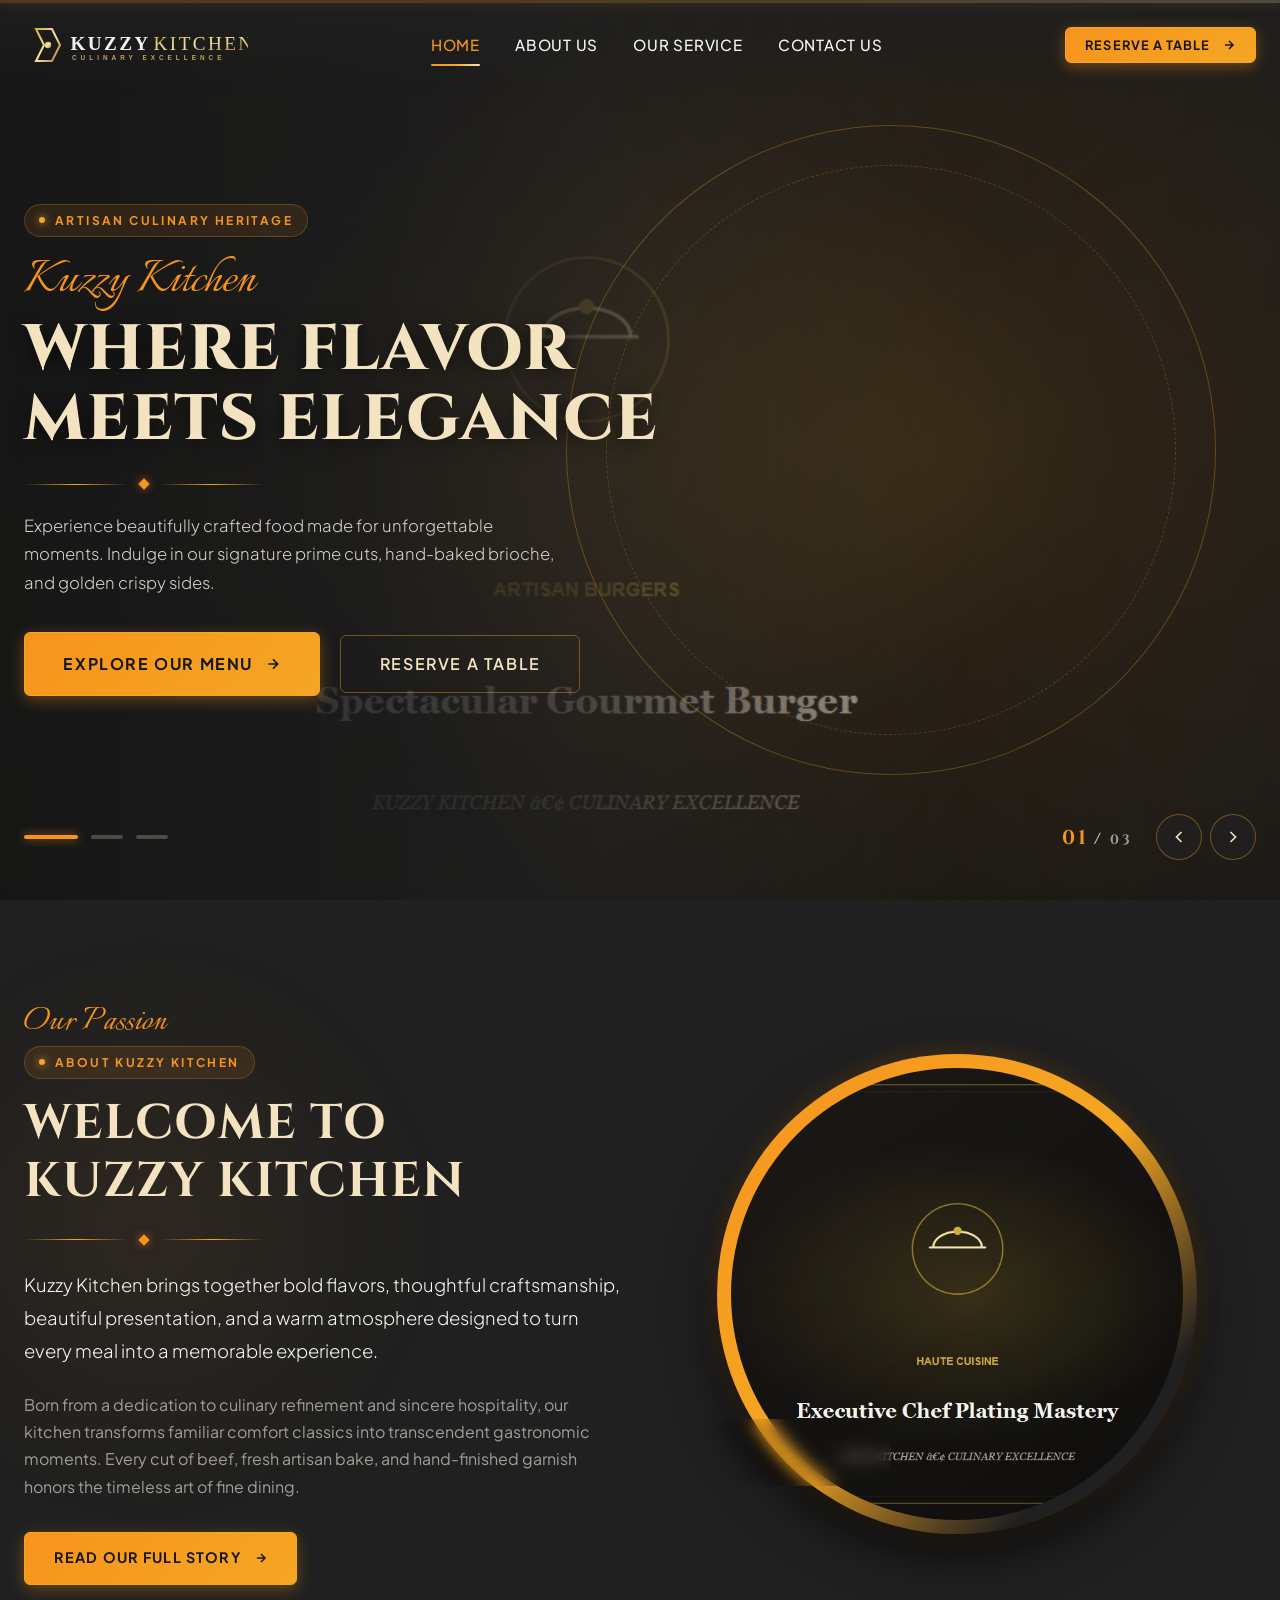
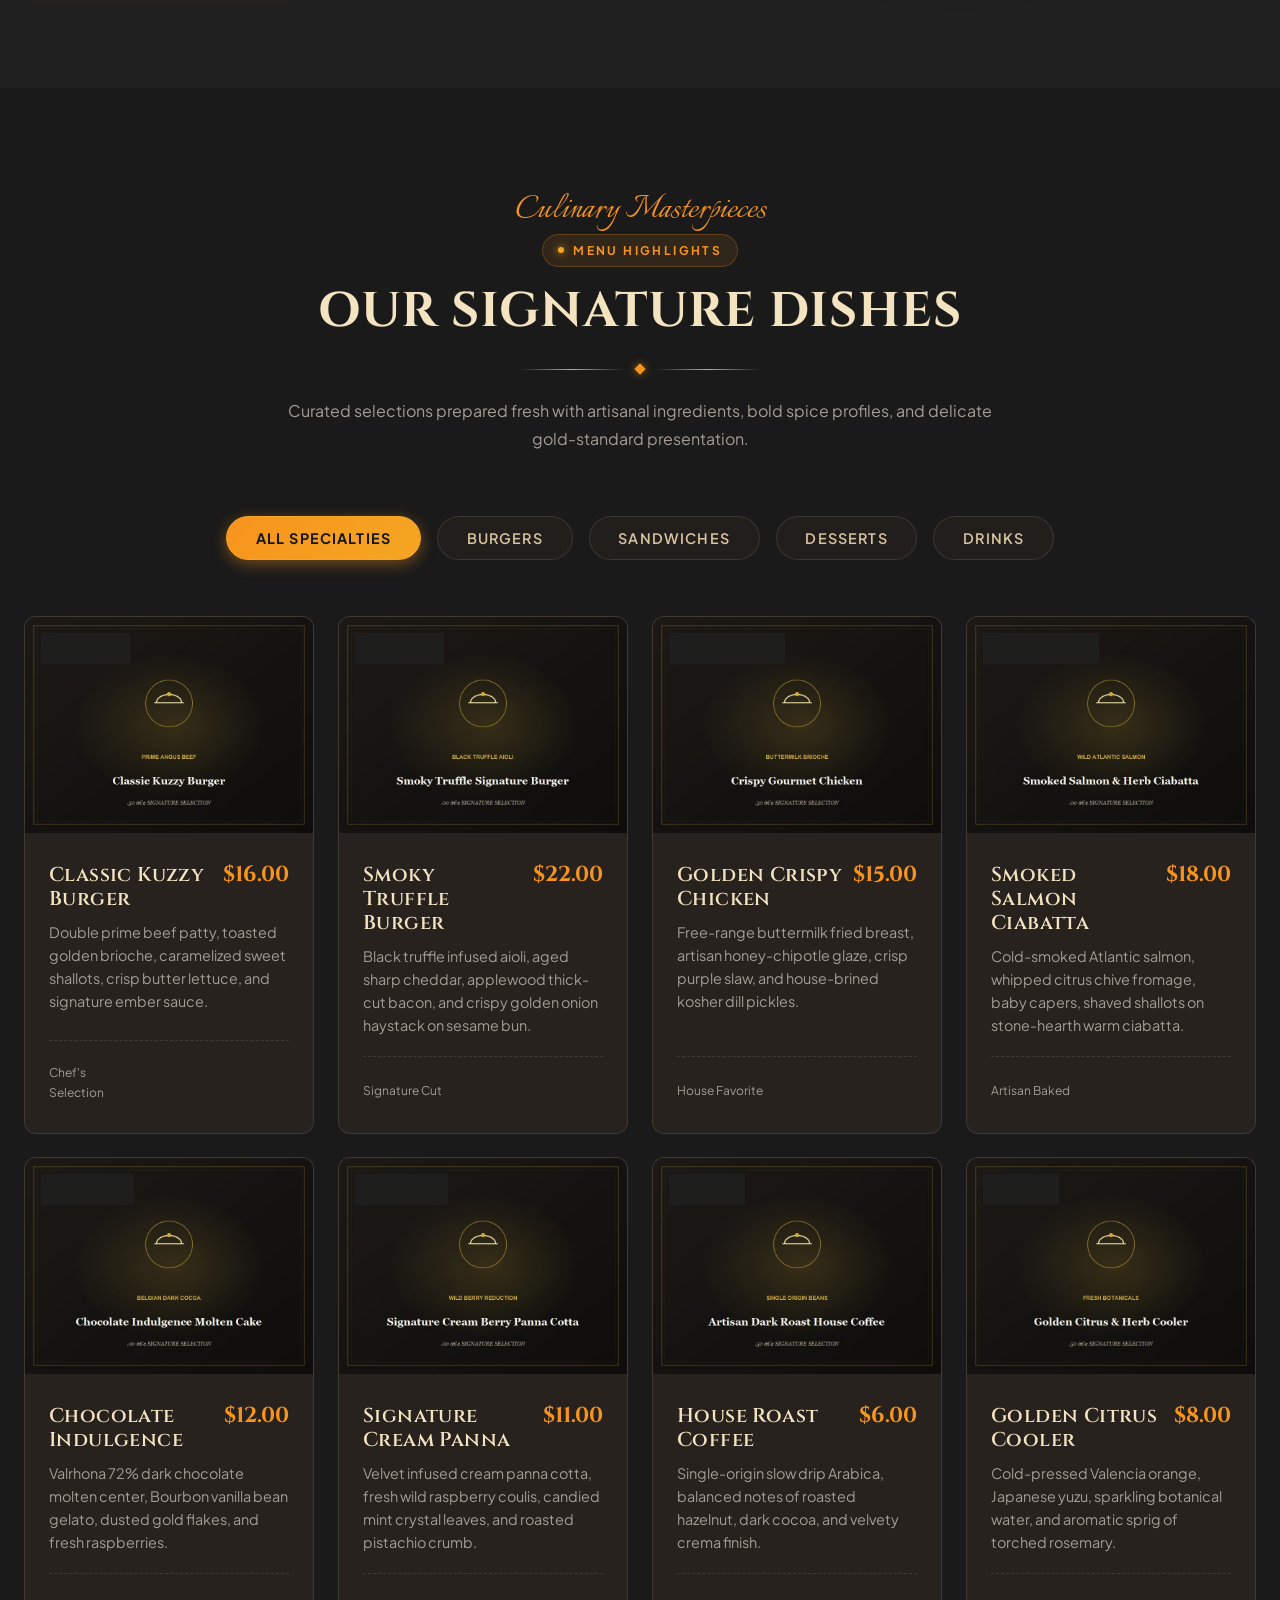
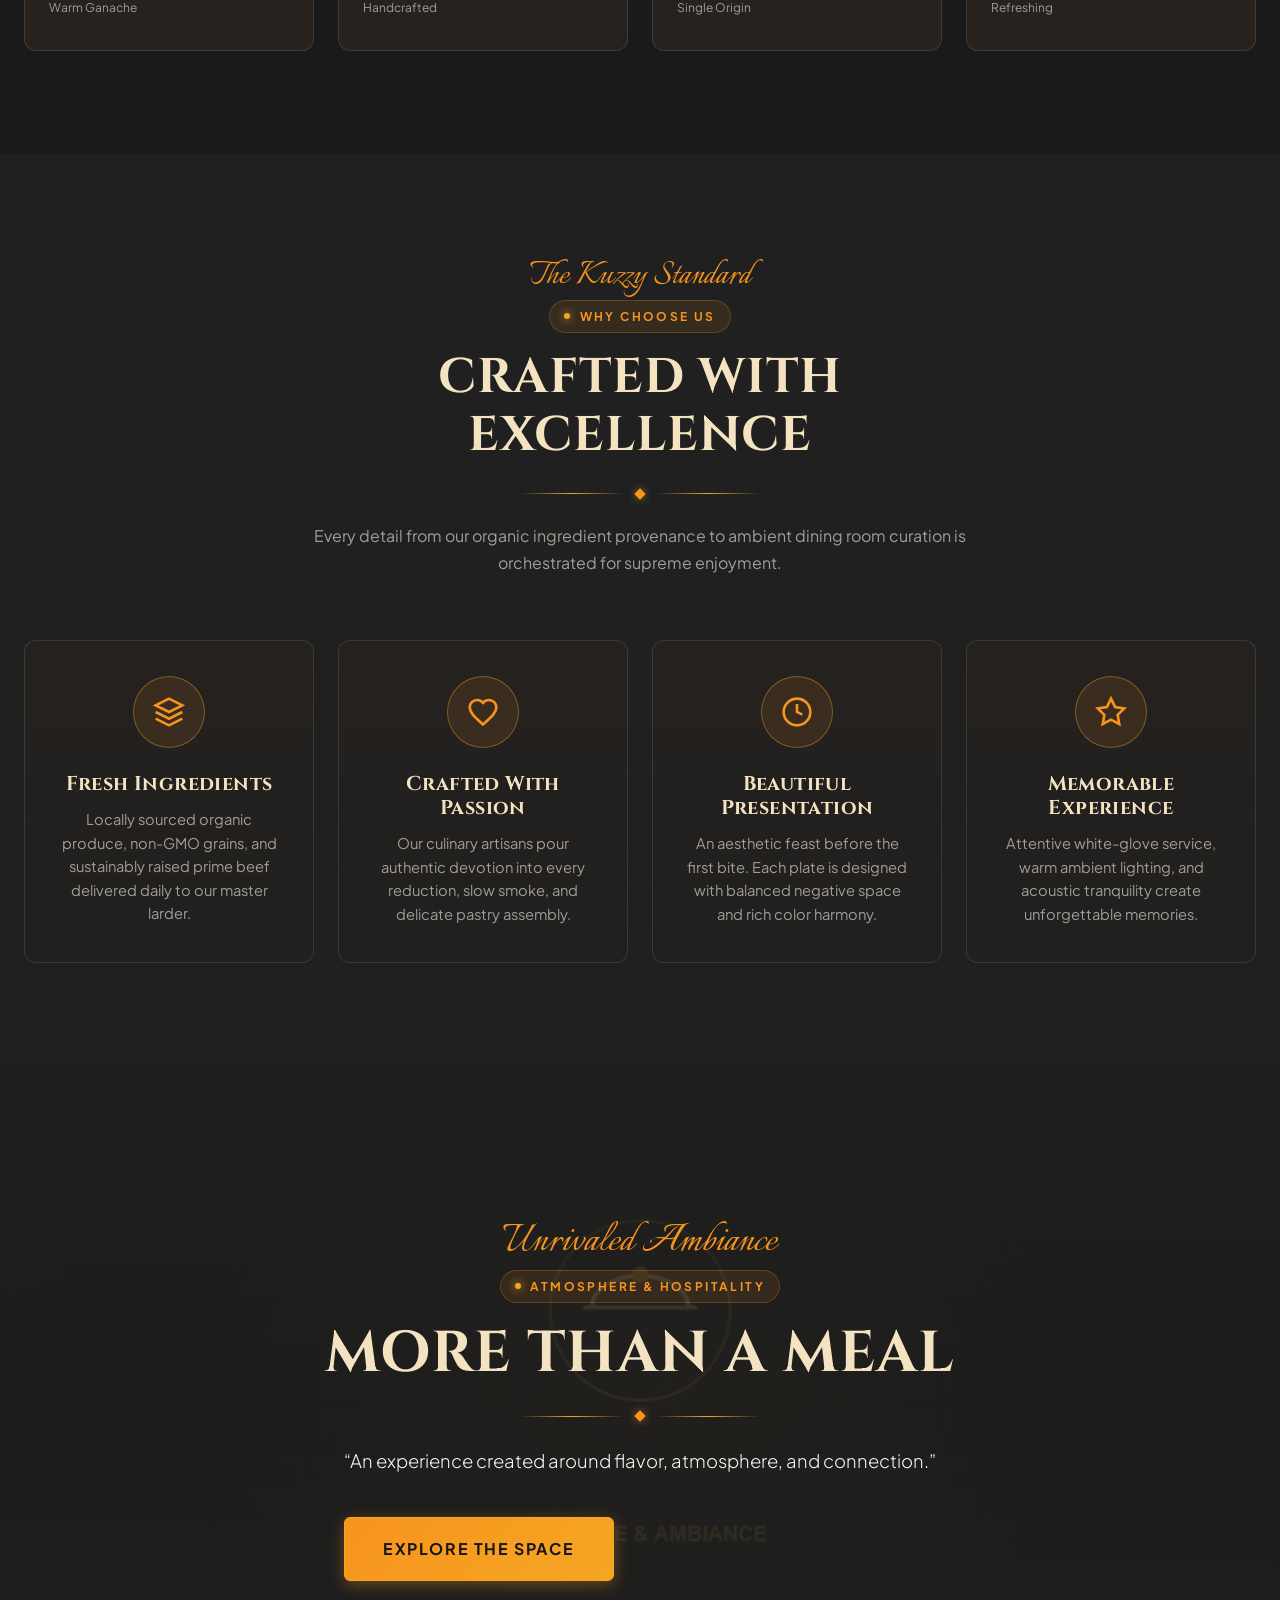
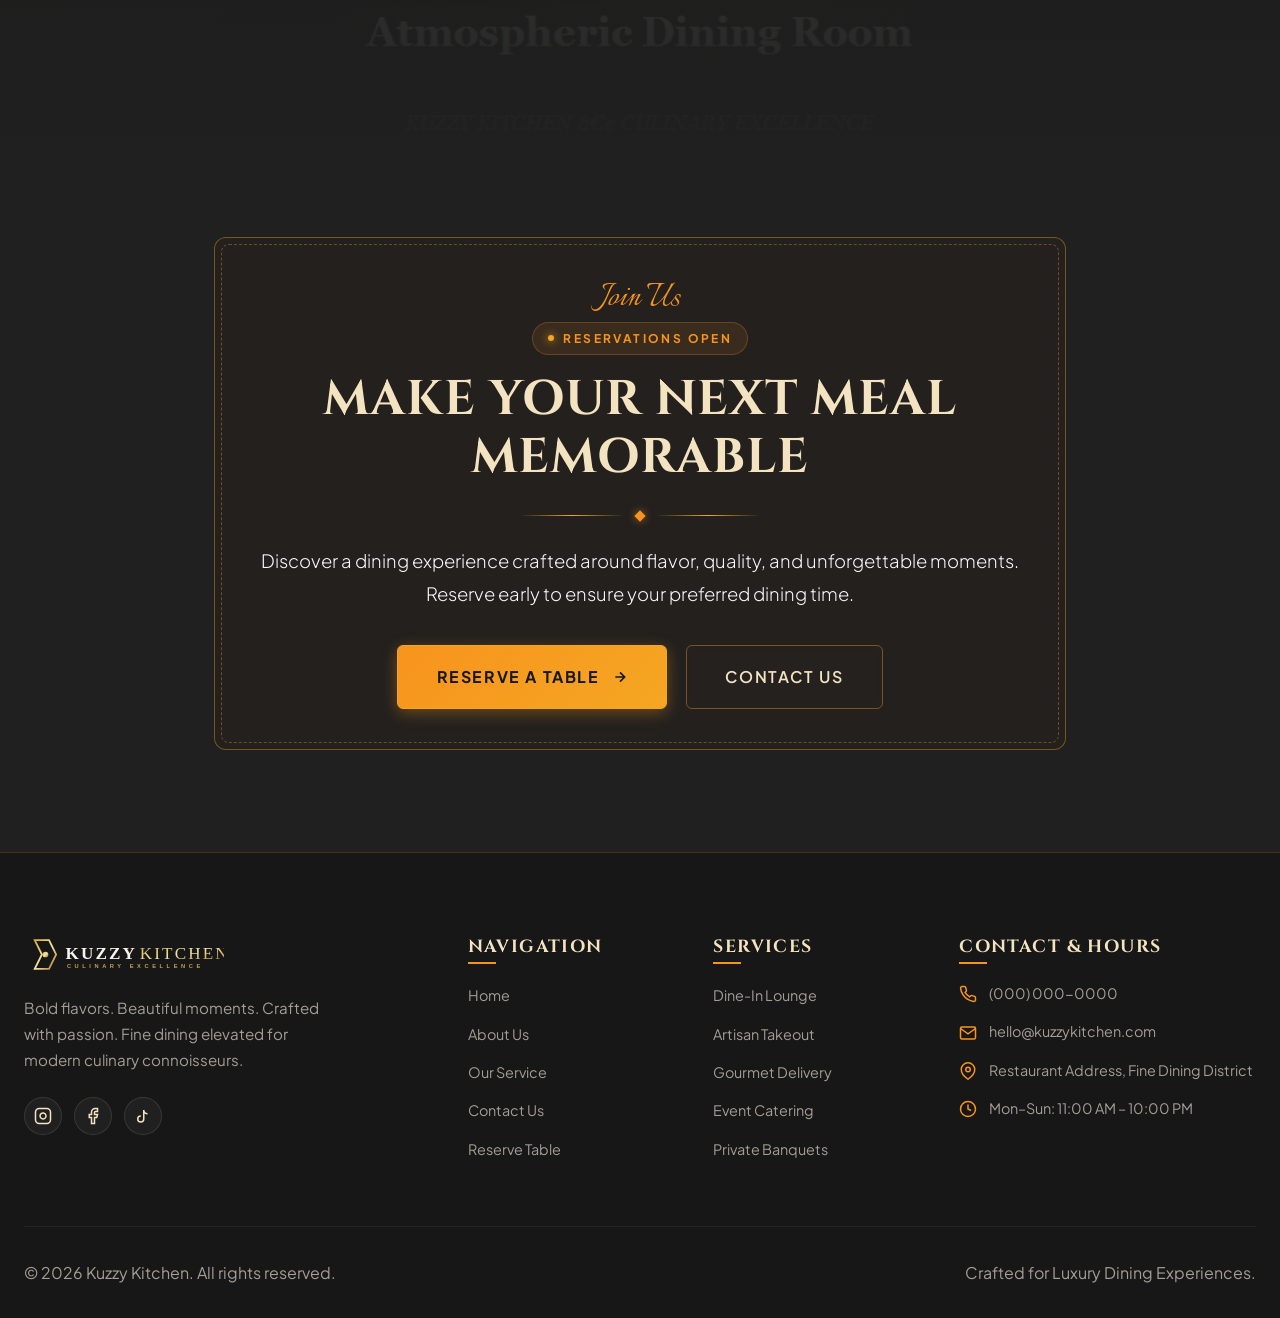
<file: index.html>
<!DOCTYPE html>
<html lang="en">
<head>
  <meta charset="UTF-8">
  <meta name="viewport" content="width=device-width, initial-scale=1.0">
  <title>Kuzzy Kitchen | Where Flavor Meets Elegance</title>
  <meta name="description" content="Experience high-end dining at Kuzzy Kitchen. Bold flavors, thoughtful craftsmanship, luxury ambiance, and artisanal culinary creations in every bite.">
  
  <!-- Favicon -->
  <link rel="icon" type="image/svg+xml" href="assets/images/logo/logo-compact.svg">
  
  <!-- DNS Prefetch -->
  <link rel="dns-prefetch" href="https://fonts.googleapis.com">
  <link rel="dns-prefetch" href="https://fonts.gstatic.com">
  <!-- Google Fonts -->
  <link rel="preconnect" href="https://fonts.googleapis.com">
  <link rel="preconnect" href="https://fonts.gstatic.com" crossorigin>
  <link href="https://fonts.googleapis.com/css2?family=Cinzel:wght@400;500;600;700;800;900&family=Cormorant+Garamond:ital,wght@0,400;0,600;0,700;1,400;1,600&family=Italianno&family=Plus+Jakarta+Sans:wght@300;400;500;600;700&display=swap" rel="stylesheet">
  
  <!-- Stylesheets -->
  <link rel="stylesheet" href="css/main.css?v=1790041896573">
  <link rel="stylesheet" href="css/components.css?v=1790041896573">
  <link rel="stylesheet" href="css/slider.css?v=1790041896573">
  <link rel="stylesheet" href="css/pages.css?v=1790041896573">
</head>
<body>

  <!-- ==========================================================================
       1. STICKY LUXURY HEADER
       ========================================================================== -->
  <header class="site-header">
    <div class="header-container">
      <!-- Brand Logo -->
      <a href="index.html" class="site-logo" aria-label="Kuzzy Kitchen Home">
        <img decoding="async" src="assets/images/logo/logo-full.svg?v=1790041896573" alt="Kuzzy Kitchen Logo" width="220" height="55">
      </a>

      <!-- Desktop Navigation -->
      <nav class="desktop-nav" aria-label="Main Navigation">
        <a href="index.html" class="nav-link active">Home</a>
        <a href="about.html" class="nav-link">About Us</a>
        <a href="services.html" class="nav-link">Our Service</a>
        <a href="contact.html" class="nav-link">Contact Us</a>
      </nav>

      <!-- Header CTA & Mobile Toggle -->
      <div class="header-actions">
        <button type="button" class="btn btn-primary btn-sm js-open-reservation" aria-label="Open Table Reservation Form">
          <span>Reserve a Table</span>
          <span class="btn-icon-right">
            <svg width="14" height="14" viewBox="0 0 24 24" fill="none" stroke="currentColor" stroke-width="2.5"><path d="M5 12h14M12 5l7 7-7 7"/></svg>
          </span>
        </button>

        <button type="button" class="mobile-nav-toggle" aria-label="Toggle Navigation Menu" aria-expanded="false">
          <span></span>
          <span></span>
          <span></span>
        </button>
      </div>
    </div>
  </header>

  <!-- Mobile Drawer Menu -->
  <div class="mobile-nav-overlay" aria-hidden="true"></div>
  <aside class="mobile-nav-drawer" aria-label="Mobile Navigation">
    <div class="mobile-nav-header">
      <img decoding="async" src="assets/images/logo/logo-full.svg?v=1790041896573" alt="Kuzzy Kitchen" width="180">
    </div>
    <nav class="mobile-nav-links">
      <a href="index.html" class="mobile-nav-link active">Home <span>→</span></a>
      <a href="about.html" class="mobile-nav-link">About Us <span>→</span></a>
      <a href="services.html" class="mobile-nav-link">Our Service <span>→</span></a>
      <a href="contact.html" class="mobile-nav-link">Contact Us <span>→</span></a>
    </nav>
    <div class="mobile-nav-footer">
      <div class="mobile-nav-info">
        <p><strong>Hours:</strong> Mon–Sun: 11:00 AM – 10:00 PM</p>
        <p><strong>Inquiries:</strong> hello@kuzzykitchen.com</p>
      </div>
      <button type="button" class="btn btn-primary btn-full js-open-reservation" style="width: 100%;">Reserve a Table</button>
    </div>
  </aside>

  <!-- ==========================================================================
       2. CINEMATIC HERO SLIDER SECTION (Slider Revolution Inspired)
       ========================================================================== -->
  <section class="hero-slider-section" aria-label="Featured Highlights Carousel">
    <div class="slider-progress-container">
      <div class="slider-progress-bar"></div>
    </div>

    <div class="slider-container">
      
      <!-- SLIDE 1: Gourmet Burger & Crispy Golden Fries -->
      <div class="slide is-active" data-index="0">
        <div class="slide-bg-layer">
          <img decoding="async" src="assets/images/hero/hero-gourmet-burger.jpg?v=1790041896573" alt="Spectacular Gourmet Burger with Crispy Golden Fries" class="slide-bg-img">
        </div>
        <div class="slide-overlay"></div>
        <div class="slide-overlay-radial"></div>

        <div class="slide-decor-rings" aria-hidden="true">
          <div class="decor-ring-outer"></div>
          <div class="decor-ring-inner"></div>
        </div>

        <div class="slide-content-wrapper">
          <div class="slide-content">
            <span class="eyebrow-badge slide-badge">Artisan Culinary Heritage</span>
            <span class="slide-title-script">Kuzzy Kitchen</span>
            <h1 class="slide-title-main">Where Flavor<br>Meets Elegance</h1>
            
            <div class="gold-decor-line align-left slide-decor-line">
              <div class="diamond"></div>
            </div>

            <p class="slide-description">
              Experience beautifully crafted food made for unforgettable moments. Indulge in our signature prime cuts, hand-baked brioche, and golden crispy sides.
            </p>

            <div class="slide-btn-group">
              <a href="#signature-dishes" class="btn btn-primary btn-lg">
                <span>Explore Our Menu</span>
                <span class="btn-icon-right">
                  <svg width="16" height="16" viewBox="0 0 24 24" fill="none" stroke="currentColor" stroke-width="2.5"><path d="M5 12h14M12 5l7 7-7 7"/></svg>
                </span>
              </a>
              <button type="button" class="btn btn-secondary btn-lg js-open-reservation">
                <span>Reserve a Table</span>
              </button>
            </div>
          </div>
        </div>
      </div>

      <!-- SLIDE 2: Premium Gourmet Sandwich -->
      <div class="slide" data-index="1">
        <div class="slide-bg-layer">
          <img decoding="async" src="assets/images/hero/hero-gourmet-sandwich.jpg?v=1790041896573" alt="Artisan Gourmet Sandwich on Dark Rustic Board" class="slide-bg-img">
        </div>
        <div class="slide-overlay"></div>
        <div class="slide-overlay-radial"></div>

        <div class="slide-decor-rings" aria-hidden="true">
          <div class="decor-ring-outer"></div>
          <div class="decor-ring-inner"></div>
        </div>

        <div class="slide-content-wrapper">
          <div class="slide-content">
            <span class="eyebrow-badge slide-badge">Handcrafted Daily</span>
            <span class="slide-title-script">Crafted With Passion</span>
            <h1 class="slide-title-main">Every Bite<br>Tells A Story</h1>
            
            <div class="gold-decor-line align-left slide-decor-line">
              <div class="diamond"></div>
            </div>

            <p class="slide-description">
              From toasted rustic sourdough to house-cured deli cuts and artisanal garden dressings, savor lunch and dinner elevated to an art form.
            </p>

            <div class="slide-btn-group">
              <a href="services.html" class="btn btn-primary btn-lg">
                <span>Discover Our Service</span>
                <span class="btn-icon-right">
                  <svg width="16" height="16" viewBox="0 0 24 24" fill="none" stroke="currentColor" stroke-width="2.5"><path d="M5 12h14M12 5l7 7-7 7"/></svg>
                </span>
              </a>
              <a href="#signature-dishes" class="btn btn-secondary btn-lg">
                <span>View Menu</span>
              </a>
            </div>
          </div>
        </div>
      </div>

      <!-- SLIDE 3: Decadent Dessert & Artisan Beverage -->
      <div class="slide" data-index="2">
        <div class="slide-bg-layer">
          <img decoding="async" src="assets/images/hero/hero-dessert-drink.jpg?v=1790041896573" alt="Luxury Chocolate Dessert and Artisan Cocktail" class="slide-bg-img">
        </div>
        <div class="slide-overlay"></div>
        <div class="slide-overlay-radial"></div>

        <div class="slide-decor-rings" aria-hidden="true">
          <div class="decor-ring-outer"></div>
          <div class="decor-ring-inner"></div>
        </div>

        <div class="slide-content-wrapper">
          <div class="slide-content">
            <span class="eyebrow-badge slide-badge">Decadent Indulgence</span>
            <span class="slide-title-script">A Taste Worth Remembering</span>
            <h1 class="slide-title-main">Indulgence,<br>Beautifully Presented</h1>
            
            <div class="gold-decor-line align-left slide-decor-line">
              <div class="diamond"></div>
            </div>

            <p class="slide-description">
              Conclude your culinary voyage with velvet molten chocolate ganache, handcrafted berry infusions, and masterfully paired cellar vintages.
            </p>

            <div class="slide-btn-group">
              <a href="#signature-dishes" class="btn btn-primary btn-lg">
                <span>Explore Desserts</span>
                <span class="btn-icon-right">
                  <svg width="16" height="16" viewBox="0 0 24 24" fill="none" stroke="currentColor" stroke-width="2.5"><path d="M5 12h14M12 5l7 7-7 7"/></svg>
                </span>
              </a>
              <a href="about.html" class="btn btn-secondary btn-lg">
                <span>Visit Kuzzy Kitchen</span>
              </a>
            </div>
          </div>
        </div>
      </div>

    </div>

    <!-- Bottom Slider Navigation UI -->
    <div class="slider-ui-layer">
      <div class="slider-bottom-bar">
        <!-- Pagination Progress Dots -->
        <div class="slider-pagination" role="tablist" aria-label="Hero Slide Switcher">
          <button class="pagination-dot is-active" role="tab" aria-label="Go to Slide 1" aria-selected="true"></button>
          <button class="pagination-dot" role="tab" aria-label="Go to Slide 2" aria-selected="false"></button>
          <button class="pagination-dot" role="tab" aria-label="Go to Slide 3" aria-selected="false"></button>
        </div>

        <!-- Navigation Group (Counter & Arrows) -->
        <div class="slider-navigation-group">
          <div class="slider-counter">
            <span class="current-num">01</span>
            <span class="divider">/</span>
            <span class="total-num">03</span>
          </div>

          <div class="slider-arrows">
            <button type="button" class="slider-arrow-btn slider-arrow-prev" aria-label="Previous Slide">
              <svg width="20" height="20" viewBox="0 0 24 24" fill="none" stroke="currentColor" stroke-width="2"><path d="M15 18l-6-6 6-6"/></svg>
            </button>
            <button type="button" class="slider-arrow-btn slider-arrow-next" aria-label="Next Slide">
              <svg width="20" height="20" viewBox="0 0 24 24" fill="none" stroke="currentColor" stroke-width="2"><path d="M9 18l6-6-6-6"/></svg>
            </button>
          </div>
        </div>
      </div>
    </div>
  </section>

  <!-- ==========================================================================
       3. INTRODUCTION SECTION (Two-Column Layout with Menu-Inspired Framing)
       ========================================================================== -->
  <section class="intro-section section-spacing">
    <div class="ambient-glow" style="top: 10%; left: -100px;"></div>
    
    <div class="container">
      <div class="grid-2">
        <!-- Left Column: Story & Philosophy -->
        <div class="intro-text-column reveal-on-scroll reveal-left">
          <span class="font-script-accent">Our Passion</span>
          <span class="eyebrow-badge">About Kuzzy Kitchen</span>
          <h2>Welcome to<br>Kuzzy Kitchen</h2>
          
          <div class="gold-decor-line align-left">
            <div class="diamond"></div>
          </div>

          <p class="p-lead" style="margin-bottom: 1.5rem;">
            Kuzzy Kitchen brings together bold flavors, thoughtful craftsmanship, beautiful presentation, and a warm atmosphere designed to turn every meal into a memorable experience.
          </p>

          <p style="margin-bottom: 2rem;">
            Born from a dedication to culinary refinement and sincere hospitality, our kitchen transforms familiar comfort classics into transcendent gastronomic moments. Every cut of beef, fresh artisan bake, and hand-finished garnish honors the timeless art of fine dining.
          </p>

          <div style="display: flex; gap: 1.25rem; align-items: center; flex-wrap: wrap;">
            <a href="about.html" class="btn btn-primary">
              <span>Read Our Full Story</span>
              <span class="btn-icon-right">
                <svg width="14" height="14" viewBox="0 0 24 24" fill="none" stroke="currentColor" stroke-width="2.5"><path d="M5 12h14M12 5l7 7-7 7"/></svg>
              </span>
            </a>
            <button type="button" class="btn btn-secondary js-open-reservation">
              <span>Reserve a Table</span>
            </button>
          </div>
        </div>

        <!-- Right Column: Visual Composition with Circular Frame -->
        <div class="intro-image-composition reveal-on-scroll reveal-right">
          <div class="intro-circle-large">
            <img decoding="async" src="assets/images/about/chef-plating.jpg?v=1790041896573" alt="Executive Chef artfully plating dishes at Kuzzy Kitchen">
          </div>

          <div class="intro-badge-floating">
            <div class="badge-number">100%</div>
            <div class="badge-text">
              Artisanal<br>Fresh Craft
            </div>
          </div>
        </div>
      </div>
    </div>
  </section>

  <!-- ==========================================================================
       4. SIGNATURE DISHES SHOWCASE (Filterable Menu Showcase)
       ========================================================================== -->
  <section id="signature-dishes" class="section-spacing" style="background-color: #1a1a1a;">
    <div class="container">
      <div class="section-header reveal-on-scroll">
        <span class="font-script-accent">Culinary Masterpieces</span>
        <span class="eyebrow-badge">Menu Highlights</span>
        <h2>Our Signature Dishes</h2>
        <div class="gold-decor-line"><div class="diamond"></div></div>
        <p>Curated selections prepared fresh with artisanal ingredients, bold spice profiles, and delicate gold-standard presentation.</p>
      </div>

      <!-- Menu Category Filters -->
      <div class="menu-filter-nav reveal-on-scroll">
        <button class="filter-btn is-active" data-filter="all">All Specialties</button>
        <button class="filter-btn" data-filter="burgers">Burgers</button>
        <button class="filter-btn" data-filter="sandwiches">Sandwiches</button>
        <button class="filter-btn" data-filter="desserts">Desserts</button>
        <button class="filter-btn" data-filter="drinks">Drinks</button>
      </div>

      <!-- Dish Grid -->
      <div class="grid-4 dish-grid-container">
        
        <!-- Dish 1: Classic Kuzzy Burger -->
        <article class="dish-card reveal-on-scroll delay-1" data-category="burgers">
          <div class="dish-card__media">
            <span class="dish-card__badge">Burgers</span>
            <img decoding="async" src="assets/images/food/burger-classic.jpg?v=1790041896573" alt="Classic Kuzzy Burger" class="dish-card__img" loading="lazy">
          </div>
          <div class="dish-card__content">
            <div class="dish-card__header">
              <h3 class="dish-card__title">Classic Kuzzy Burger</h3>
              <span class="dish-card__price">$16.00</span>
            </div>
            <p class="dish-card__desc">Double prime beef patty, toasted golden brioche, caramelized sweet shallots, crisp butter lettuce, and signature ember sauce.</p>
            <div class="dish-card__footer">
              <span class="dish-card__tag">Chef's Selection</span>
              <button type="button" class="btn btn-sm btn-secondary js-open-reservation">Order / Book</button>
            </div>
          </div>
        </article>

        <!-- Dish 2: Smoky BBQ Truffle Burger -->
        <article class="dish-card reveal-on-scroll delay-2" data-category="burgers">
          <div class="dish-card__media">
            <span class="dish-card__badge">Burgers</span>
            <img decoding="async" src="assets/images/food/burger-truffle.jpg?v=1790041896573" alt="Smoky Truffle Signature Burger" class="dish-card__img" loading="lazy">
          </div>
          <div class="dish-card__content">
            <div class="dish-card__header">
              <h3 class="dish-card__title">Smoky Truffle Burger</h3>
              <span class="dish-card__price">$22.00</span>
            </div>
            <p class="dish-card__desc">Black truffle infused aioli, aged sharp cheddar, applewood thick-cut bacon, and crispy golden onion haystack on sesame bun.</p>
            <div class="dish-card__footer">
              <span class="dish-card__tag">Signature Cut</span>
              <button type="button" class="btn btn-sm btn-secondary js-open-reservation">Order / Book</button>
            </div>
          </div>
        </article>

        <!-- Dish 3: Crispy Gourmet Sandwich -->
        <article class="dish-card reveal-on-scroll delay-3" data-category="sandwiches">
          <div class="dish-card__media">
            <span class="dish-card__badge">Sandwiches</span>
            <img decoding="async" src="assets/images/food/sandwich-crispy-chicken.jpg?v=1790041896573" alt="Crispy Gourmet Chicken Sandwich" class="dish-card__img" loading="lazy">
          </div>
          <div class="dish-card__content">
            <div class="dish-card__header">
              <h3 class="dish-card__title">Golden Crispy Chicken</h3>
              <span class="dish-card__price">$15.00</span>
            </div>
            <p class="dish-card__desc">Free-range buttermilk fried breast, artisan honey-chipotle glaze, crisp purple slaw, and house-brined kosher dill pickles.</p>
            <div class="dish-card__footer">
              <span class="dish-card__tag">House Favorite</span>
              <button type="button" class="btn btn-sm btn-secondary js-open-reservation">Order / Book</button>
            </div>
          </div>
        </article>

        <!-- Dish 4: Smoked Salmon Ciabatta -->
        <article class="dish-card reveal-on-scroll delay-4" data-category="sandwiches">
          <div class="dish-card__media">
            <span class="dish-card__badge">Sandwiches</span>
            <img decoding="async" src="assets/images/food/sandwich-salmon-ciabatta.jpg?v=1790041896573" alt="Smoked Salmon and Herb Ciabatta" class="dish-card__img" loading="lazy">
          </div>
          <div class="dish-card__content">
            <div class="dish-card__header">
              <h3 class="dish-card__title">Smoked Salmon Ciabatta</h3>
              <span class="dish-card__price">$18.00</span>
            </div>
            <p class="dish-card__desc">Cold-smoked Atlantic salmon, whipped citrus chive fromage, baby capers, shaved shallots on stone-hearth warm ciabatta.</p>
            <div class="dish-card__footer">
              <span class="dish-card__tag">Artisan Baked</span>
              <button type="button" class="btn btn-sm btn-secondary js-open-reservation">Order / Book</button>
            </div>
          </div>
        </article>

        <!-- Dish 5: Chocolate Indulgence Lava Cake -->
        <article class="dish-card reveal-on-scroll delay-1" data-category="desserts">
          <div class="dish-card__media">
            <span class="dish-card__badge">Desserts</span>
            <img decoding="async" src="assets/images/food/dessert-chocolate-lava.jpg?v=1790041896573" alt="Chocolate Indulgence Molten Cake" class="dish-card__img" loading="lazy">
          </div>
          <div class="dish-card__content">
            <div class="dish-card__header">
              <h3 class="dish-card__title">Chocolate Indulgence</h3>
              <span class="dish-card__price">$12.00</span>
            </div>
            <p class="dish-card__desc">Valrhona 72% dark chocolate molten center, Bourbon vanilla bean gelato, dusted gold flakes, and fresh raspberries.</p>
            <div class="dish-card__footer">
              <span class="dish-card__tag">Warm Ganache</span>
              <button type="button" class="btn btn-sm btn-secondary js-open-reservation">Order / Book</button>
            </div>
          </div>
        </article>

        <!-- Dish 6: Signature Berry Panna Cotta -->
        <article class="dish-card reveal-on-scroll delay-2" data-category="desserts">
          <div class="dish-card__media">
            <span class="dish-card__badge">Desserts</span>
            <img decoding="async" src="assets/images/food/dessert-panna-cotta.jpg?v=1790041896573" alt="Signature Cream Berry Panna Cotta" class="dish-card__img" loading="lazy">
          </div>
          <div class="dish-card__content">
            <div class="dish-card__header">
              <h3 class="dish-card__title">Signature Cream Panna</h3>
              <span class="dish-card__price">$11.00</span>
            </div>
            <p class="dish-card__desc">Velvet infused cream panna cotta, fresh wild raspberry coulis, candied mint crystal leaves, and roasted pistachio crumb.</p>
            <div class="dish-card__footer">
              <span class="dish-card__tag">Handcrafted</span>
              <button type="button" class="btn btn-sm btn-secondary js-open-reservation">Order / Book</button>
            </div>
          </div>
        </article>

        <!-- Dish 7: Artisan House Coffee -->
        <article class="dish-card reveal-on-scroll delay-3" data-category="drinks">
          <div class="dish-card__media">
            <span class="dish-card__badge">Drinks</span>
            <img decoding="async" src="assets/images/food/drink-house-coffee.jpg?v=1790041896573" alt="Artisan Dark Roast House Coffee" class="dish-card__img" loading="lazy">
          </div>
          <div class="dish-card__content">
            <div class="dish-card__header">
              <h3 class="dish-card__title">House Roast Coffee</h3>
              <span class="dish-card__price">$6.00</span>
            </div>
            <p class="dish-card__desc">Single-origin slow drip Arabica, balanced notes of roasted hazelnut, dark cocoa, and velvety crema finish.</p>
            <div class="dish-card__footer">
              <span class="dish-card__tag">Single Origin</span>
              <button type="button" class="btn btn-sm btn-secondary js-open-reservation">Order / Book</button>
            </div>
          </div>
        </article>

        <!-- Dish 8: Golden Citrus Cooler -->
        <article class="dish-card reveal-on-scroll delay-4" data-category="drinks">
          <div class="dish-card__media">
            <span class="dish-card__badge">Drinks</span>
            <img decoding="async" src="assets/images/food/drink-citrus-cooler.jpg?v=1790041896573" alt="Golden Citrus and Herb Cooler" class="dish-card__img" loading="lazy">
          </div>
          <div class="dish-card__content">
            <div class="dish-card__header">
              <h3 class="dish-card__title">Golden Citrus Cooler</h3>
              <span class="dish-card__price">$8.00</span>
            </div>
            <p class="dish-card__desc">Cold-pressed Valencia orange, Japanese yuzu, sparkling botanical water, and aromatic sprig of torched rosemary.</p>
            <div class="dish-card__footer">
              <span class="dish-card__tag">Refreshing</span>
              <button type="button" class="btn btn-sm btn-secondary js-open-reservation">Order / Book</button>
            </div>
          </div>
        </article>

      </div>
    </div>
  </section>

  <!-- ==========================================================================
       5. WHY CHOOSE KUZZY KITCHEN (Feature Grid)
       ========================================================================== -->
  <section class="section-spacing">
    <div class="container">
      <div class="section-header reveal-on-scroll">
        <span class="font-script-accent">The Kuzzy Standard</span>
        <span class="eyebrow-badge">Why Choose Us</span>
        <h2>Crafted With Excellence</h2>
        <div class="gold-decor-line"><div class="diamond"></div></div>
        <p>Every detail from our organic ingredient provenance to ambient dining room curation is orchestrated for supreme enjoyment.</p>
      </div>

      <div class="grid-4">
        <!-- Feature 1 -->
        <div class="feature-card reveal-on-scroll delay-1">
          <div class="feature-icon-wrapper">
            <svg width="32" height="32" viewBox="0 0 24 24" fill="none" stroke="currentColor" stroke-width="2"><path d="M12 2L2 7l10 5 10-5-10-5zM2 17l10 5 10-5M2 12l10 5 10-5"/></svg>
          </div>
          <h3 class="feature-title">Fresh Ingredients</h3>
          <p class="feature-desc">Locally sourced organic produce, non-GMO grains, and sustainably raised prime beef delivered daily to our master larder.</p>
        </div>

        <!-- Feature 2 -->
        <div class="feature-card reveal-on-scroll delay-2">
          <div class="feature-icon-wrapper">
            <svg width="32" height="32" viewBox="0 0 24 24" fill="none" stroke="currentColor" stroke-width="2"><path d="M12 21.35l-1.45-1.32C5.4 15.36 2 12.28 2 8.5 2 5.42 4.42 3 7.5 3c1.74 0 3.41.81 4.5 2.09C13.09 3.81 14.76 3 16.5 3 19.58 3 22 5.42 22 8.5c0 3.78-3.4 6.86-8.55 11.54L12 21.35z"/></svg>
          </div>
          <h3 class="feature-title">Crafted With Passion</h3>
          <p class="feature-desc">Our culinary artisans pour authentic devotion into every reduction, slow smoke, and delicate pastry assembly.</p>
        </div>

        <!-- Feature 3 -->
        <div class="feature-card reveal-on-scroll delay-3">
          <div class="feature-icon-wrapper">
            <svg width="32" height="32" viewBox="0 0 24 24" fill="none" stroke="currentColor" stroke-width="2"><circle cx="12" cy="12" r="10"/><path d="M12 6v6l4 2"/></svg>
          </div>
          <h3 class="feature-title">Beautiful Presentation</h3>
          <p class="feature-desc">An aesthetic feast before the first bite. Each plate is designed with balanced negative space and rich color harmony.</p>
        </div>

        <!-- Feature 4 -->
        <div class="feature-card reveal-on-scroll delay-4">
          <div class="feature-icon-wrapper">
            <svg width="32" height="32" viewBox="0 0 24 24" fill="none" stroke="currentColor" stroke-width="2"><polygon points="12 2 15.09 8.26 22 9.27 17 14.14 18.18 21.02 12 17.77 5.82 21.02 7 14.14 2 9.27 8.91 8.26 12 2"/></svg>
          </div>
          <h3 class="feature-title">Memorable Experience</h3>
          <p class="feature-desc">Attentive white-glove service, warm ambient lighting, and acoustic tranquility create unforgettable memories.</p>
        </div>
      </div>
    </div>
  </section>

  <!-- ==========================================================================
       6. RESTAURANT ATMOSPHERE BANNER (Cinematic Parallax)
       ========================================================================== -->
  <section class="experience-banner">
    <img decoding="async" src="assets/images/about/atmosphere-1.jpg?v=1790041896573" alt="Luxury restaurant atmosphere at Kuzzy Kitchen" class="experience-bg-img">
    <div class="experience-overlay"></div>
    
    <div class="container">
      <div class="experience-content reveal-on-scroll">
        <span class="font-script-accent" style="font-size: 3rem;">Unrivaled Ambiance</span>
        <span class="eyebrow-badge">Atmosphere &amp; Hospitality</span>
        <h2 style="font-size: clamp(2.4rem, 4.5vw, 3.8rem); margin-bottom: 1.2rem;">More Than A Meal</h2>
        <div class="gold-decor-line"><div class="diamond"></div></div>
        <p class="p-lead" style="max-width: 680px; margin: 0 auto 2.5rem;">
          “An experience created around flavor, atmosphere, and connection.”
        </p>
        <div style="display: flex; gap: 1.25rem; justify-content: center; flex-wrap: wrap;">
          <a href="about.html" class="btn btn-primary btn-lg">
            <span>Explore The Space</span>
          </a>
          <button type="button" class="btn btn-secondary btn-lg js-open-reservation">
            <span>Book A Table Tonight</span>
          </button>
        </div>
      </div>
    </div>
  </section>

  <!-- ==========================================================================
       7. FINAL CALL TO ACTION (VIP Reservation Banner)
       ========================================================================== -->
  <section class="section-spacing">
    <div class="container container-narrow">
      <div class="menu-boxed-container text-center reveal-on-scroll" style="text-align: center;">
        <span class="font-script-accent">Join Us</span>
        <span class="eyebrow-badge">Reservations Open</span>
        <h2>Make Your Next Meal Memorable</h2>
        <div class="gold-decor-line"><div class="diamond"></div></div>
        <p class="p-lead" style="margin-bottom: 2.2rem;">
          Discover a dining experience crafted around flavor, quality, and unforgettable moments. Reserve early to ensure your preferred dining time.
        </p>
        <div style="display: flex; gap: 1.2rem; justify-content: center; flex-wrap: wrap;">
          <button type="button" class="btn btn-primary btn-lg js-open-reservation">
            <span>Reserve a Table</span>
            <span class="btn-icon-right">
              <svg width="16" height="16" viewBox="0 0 24 24" fill="none" stroke="currentColor" stroke-width="2.5"><path d="M5 12h14M12 5l7 7-7 7"/></svg>
            </span>
          </button>
          <a href="contact.html" class="btn btn-secondary btn-lg">
            <span>Contact Us</span>
          </a>
        </div>
      </div>
    </div>
  </section>

  <!-- ==========================================================================
       8. GLOBAL LUXURY FOOTER
       ========================================================================== -->
  <footer class="site-footer">
    <div class="container">
      <div class="footer-top">
        <!-- Col 1: Brand -->
        <div class="footer-brand">
          <img decoding="async" src="assets/images/logo/logo-full.svg?v=1790041896573" alt="Kuzzy Kitchen" width="200">
          <p>Bold flavors. Beautiful moments. Crafted with passion. Fine dining elevated for modern culinary connoisseurs.</p>
          <div class="social-links">
            <a href="#instagram" class="social-link-btn" aria-label="Instagram">
              <svg width="18" height="18" viewBox="0 0 24 24" fill="none" stroke="currentColor" stroke-width="2"><rect x="2" y="2" width="20" height="20" rx="5" ry="5"/><path d="M16 11.37A4 4 0 1 1 12.63 8 4 4 0 0 1 16 11.37z"/><line x1="17.5" y1="6.5" x2="17.51" y2="6.5"/></svg>
            </a>
            <a href="#facebook" class="social-link-btn" aria-label="Facebook">
              <svg width="18" height="18" viewBox="0 0 24 24" fill="none" stroke="currentColor" stroke-width="2"><path d="M18 2h-3a5 5 0 0 0-5 5v3H7v4h3v8h4v-8h3l1-4h-4V7a1 1 0 0 1 1-1h3z"/></svg>
            </a>
            <a href="#tiktok" class="social-link-btn" aria-label="TikTok">
              <svg width="18" height="18" viewBox="0 0 24 24" fill="none" stroke="currentColor" stroke-width="2"><path d="M9 12a4 4 0 1 0 4 4V4a5 5 0 0 0 5 5"/></svg>
            </a>
          </div>
        </div>

        <!-- Col 2: Navigation -->
        <div>
          <h4 class="footer-heading">Navigation</h4>
          <ul class="footer-links-list">
            <li><a href="index.html">Home</a></li>
            <li><a href="about.html">About Us</a></li>
            <li><a href="services.html">Our Service</a></li>
            <li><a href="contact.html">Contact Us</a></li>
            <li><a href="#reserve" class="js-open-reservation">Reserve Table</a></li>
          </ul>
        </div>

        <!-- Col 3: Services -->
        <div>
          <h4 class="footer-heading">Services</h4>
          <ul class="footer-links-list">
            <li><a href="services.html#dinein">Dine-In Lounge</a></li>
            <li><a href="services.html#takeout">Artisan Takeout</a></li>
            <li><a href="services.html#delivery">Gourmet Delivery</a></li>
            <li><a href="services.html#catering">Event Catering</a></li>
            <li><a href="services.html#events">Private Banquets</a></li>
          </ul>
        </div>

        <!-- Col 4: Contact & Hours -->
        <div>
          <h4 class="footer-heading">Contact &amp; Hours</h4>
          <div class="footer-contact-item">
            <svg width="18" height="18" viewBox="0 0 24 24" fill="none" stroke="currentColor" stroke-width="2"><path d="M22 16.92v3a2 2 0 0 1-2.18 2 19.79 19.79 0 0 1-8.63-3.07 19.5 19.5 0 0 1-6-6 19.79 19.79 0 0 1-3.07-8.67A2 2 0 0 1 4.11 2h3a2 2 0 0 1 2 1.72 12.84 12.84 0 0 0 .7 2.81 2 2 0 0 1-.45 2.11L8.09 9.91a16 16 0 0 0 6 6l1.27-1.27a2 2 0 0 1 2.11-.45 12.84 12.84 0 0 0 2.81.7A2 2 0 0 1 22 16.92z"/></svg>
            <span>(000) 000-0000</span>
          </div>
          <div class="footer-contact-item">
            <svg width="18" height="18" viewBox="0 0 24 24" fill="none" stroke="currentColor" stroke-width="2"><path d="M4 4h16c1.1 0 2 .9 2 2v12c0 1.1-.9 2-2 2H4c-1.1 0-2-.9-2-2V6c0-1.1.9-2 2-2z"/><polyline points="22,6 12,13 2,6"/></svg>
            <span>hello@kuzzykitchen.com</span>
          </div>
          <div class="footer-contact-item">
            <svg width="18" height="18" viewBox="0 0 24 24" fill="none" stroke="currentColor" stroke-width="2"><path d="M21 10c0 7-9 13-9 13s-9-6-9-13a9 9 0 0 1 18 0z"/><circle cx="12" cy="10" r="3"/></svg>
            <span>Restaurant Address, Fine Dining District</span>
          </div>
          <div class="footer-contact-item">
            <svg width="18" height="18" viewBox="0 0 24 24" fill="none" stroke="currentColor" stroke-width="2"><circle cx="12" cy="12" r="10"/><polyline points="12 6 12 12 16 14"/></svg>
            <span>Mon–Sun: 11:00 AM – 10:00 PM</span>
          </div>
        </div>
      </div>

      <div class="footer-bottom">
        <p>&copy; 2026 Kuzzy Kitchen. All rights reserved.</p>
        <p>Crafted for Luxury Dining Experiences.</p>
      </div>
    </div>
  </footer>

  <!-- ==========================================================================
       9. GLOBAL RESERVATION MODAL
       ========================================================================== -->
  <div class="modal-backdrop reservation-modal-backdrop" aria-hidden="true">
    <div class="reservation-modal" role="dialog" aria-modal="true" aria-labelledby="modalTitle">
      <button type="button" class="modal-close-btn" aria-label="Close Reservation Modal">
        <svg width="20" height="20" viewBox="0 0 24 24" fill="none" stroke="currentColor" stroke-width="2"><line x1="18" y1="6" x2="6" y2="18"/><line x1="6" y1="6" x2="18" y2="18"/></svg>
      </button>

      <div class="modal-header">
        <span class="font-script-accent">Book Your Table</span>
        <h3 id="modalTitle" class="modal-title">Experience Kuzzy Kitchen</h3>
        <p class="modal-subtitle">Reserve your table for an unforgettable dining experience.</p>
      </div>

      <form id="reservationForm">
        <div class="form-grid">
          <div class="form-group">
            <label for="resName" class="form-label">Full Name *</label>
            <input type="text" id="resName" class="luxury-input" placeholder="e.g. Eleanor Vance" required>
          </div>
          <div class="form-group">
            <label for="resPhone" class="form-label">Phone Number *</label>
            <input type="tel" id="resPhone" class="luxury-input" placeholder="(000) 000-0000" required>
          </div>
          <div class="form-group">
            <label for="resEmail" class="form-label">Email Address *</label>
            <input type="email" id="resEmail" class="luxury-input" placeholder="eleanor@example.com" required>
          </div>
          <div class="form-group">
            <label for="resGuests" class="form-label">Number of Guests *</label>
            <select id="resGuests" class="luxury-select" required>
              <option value="1">1 Guest</option>
              <option value="2" selected>2 Guests</option>
              <option value="3">3 Guests</option>
              <option value="4">4 Guests</option>
              <option value="5">5 Guests</option>
              <option value="6">6 Guests</option>
              <option value="7+">7+ Guests (Private Event)</option>
            </select>
          </div>
          <div class="form-group">
            <label for="resDate" class="form-label">Dining Date *</label>
            <input type="date" id="resDate" class="luxury-input" required>
          </div>
          <div class="form-group">
            <label for="resType" class="form-label">Seating Experience</label>
            <select id="resType" class="luxury-select">
              <option value="Main Dining Room">Main Dining Room</option>
              <option value="Intimate Lounge Booth">Intimate Lounge Booth</option>
              <option value="Chef's Counter View">Chef's Counter View</option>
              <option value="Private Banquet Suite">Private Banquet Suite</option>
            </select>
          </div>
          
          <div class="form-group form-group-full">
            <label class="form-label">Select Seating Time Slot</label>
            <div class="time-slots-grid">
              <button type="button" class="time-slot-btn" data-time="5:00 PM">5:00 PM</button>
              <button type="button" class="time-slot-btn" data-time="5:45 PM">5:45 PM</button>
              <button type="button" class="time-slot-btn is-selected" data-time="6:30 PM">6:30 PM</button>
              <button type="button" class="time-slot-btn" data-time="7:15 PM">7:15 PM</button>
              <button type="button" class="time-slot-btn" data-time="8:00 PM">8:00 PM</button>
              <button type="button" class="time-slot-btn" data-time="8:45 PM">8:45 PM</button>
              <button type="button" class="time-slot-btn" data-time="9:30 PM">9:30 PM</button>
              <button type="button" class="time-slot-btn" data-time="10:00 PM">10:00 PM</button>
            </div>
            <input type="hidden" id="resTime" value="6:30 PM">
          </div>

          <div class="form-group form-group-full">
            <label for="resNotes" class="form-label">Dietary &amp; Special Requests</label>
            <textarea id="resNotes" class="luxury-textarea" placeholder="Anniversary celebration, gluten sensitivity, dietary preferences..."></textarea>
          </div>
        </div>

        <button type="submit" class="btn btn-primary btn-lg" style="width: 100%;">
          <span>Confirm Table Reservation</span>
          <span class="btn-icon-right">
            <svg width="16" height="16" viewBox="0 0 24 24" fill="none" stroke="currentColor" stroke-width="2.5"><path d="M5 12h14M12 5l7 7-7 7"/></svg>
          </span>
        </button>
      </form>
    </div>
  </div>

  <!-- Back to Top Button -->
  <button type="button" class="back-to-top" aria-label="Scroll back to top">
    <svg width="20" height="20" viewBox="0 0 24 24" fill="none" stroke="currentColor" stroke-width="2.5"><path d="M18 15l-6-6-6 6"/></svg>
  </button>

  <!-- Scripts -->
  <script defer src="js/main.js?v=1790041896573"></script>
  <script defer src="js/slider.js?v=1790041896573"></script>
  <script defer src="js/menu-filter.js?v=1790041896573"></script>
  <script defer src="js/reservation-modal.js?v=1790041896573"></script>
</body>
</html>
</file>
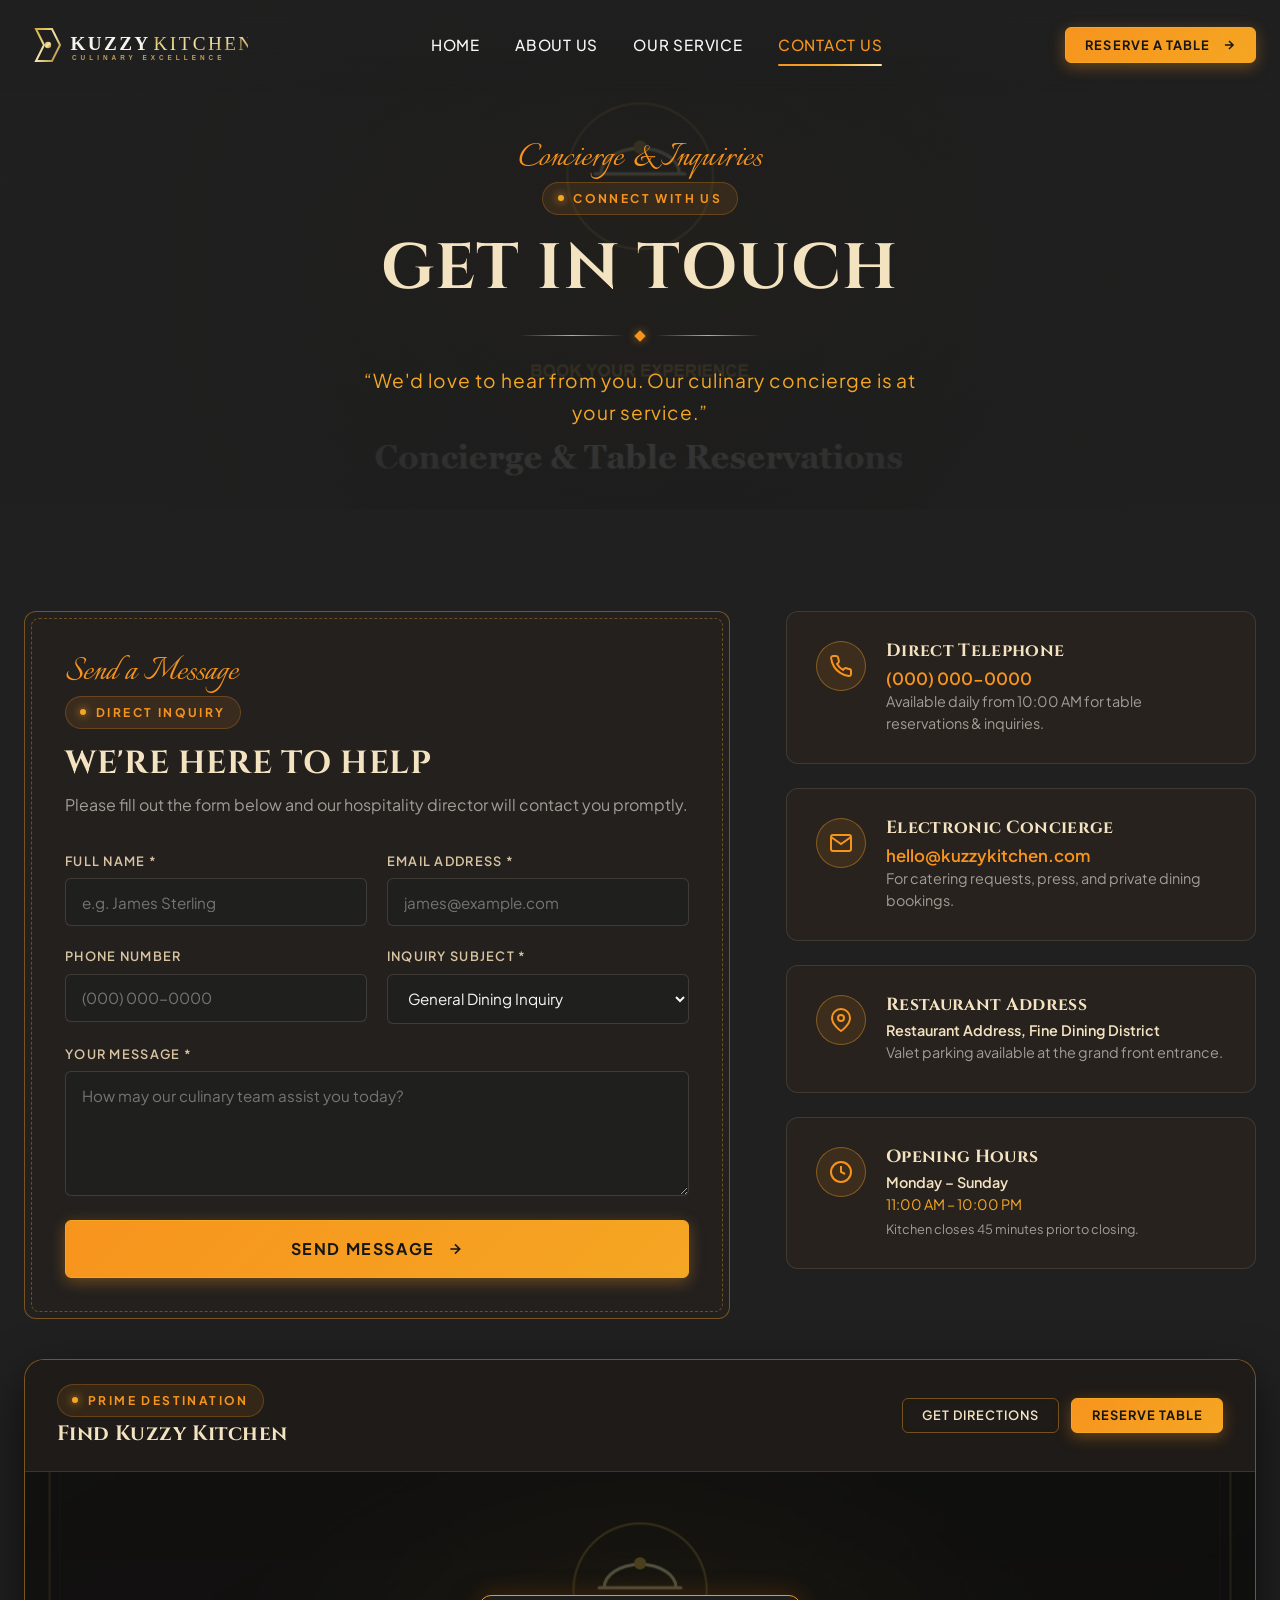
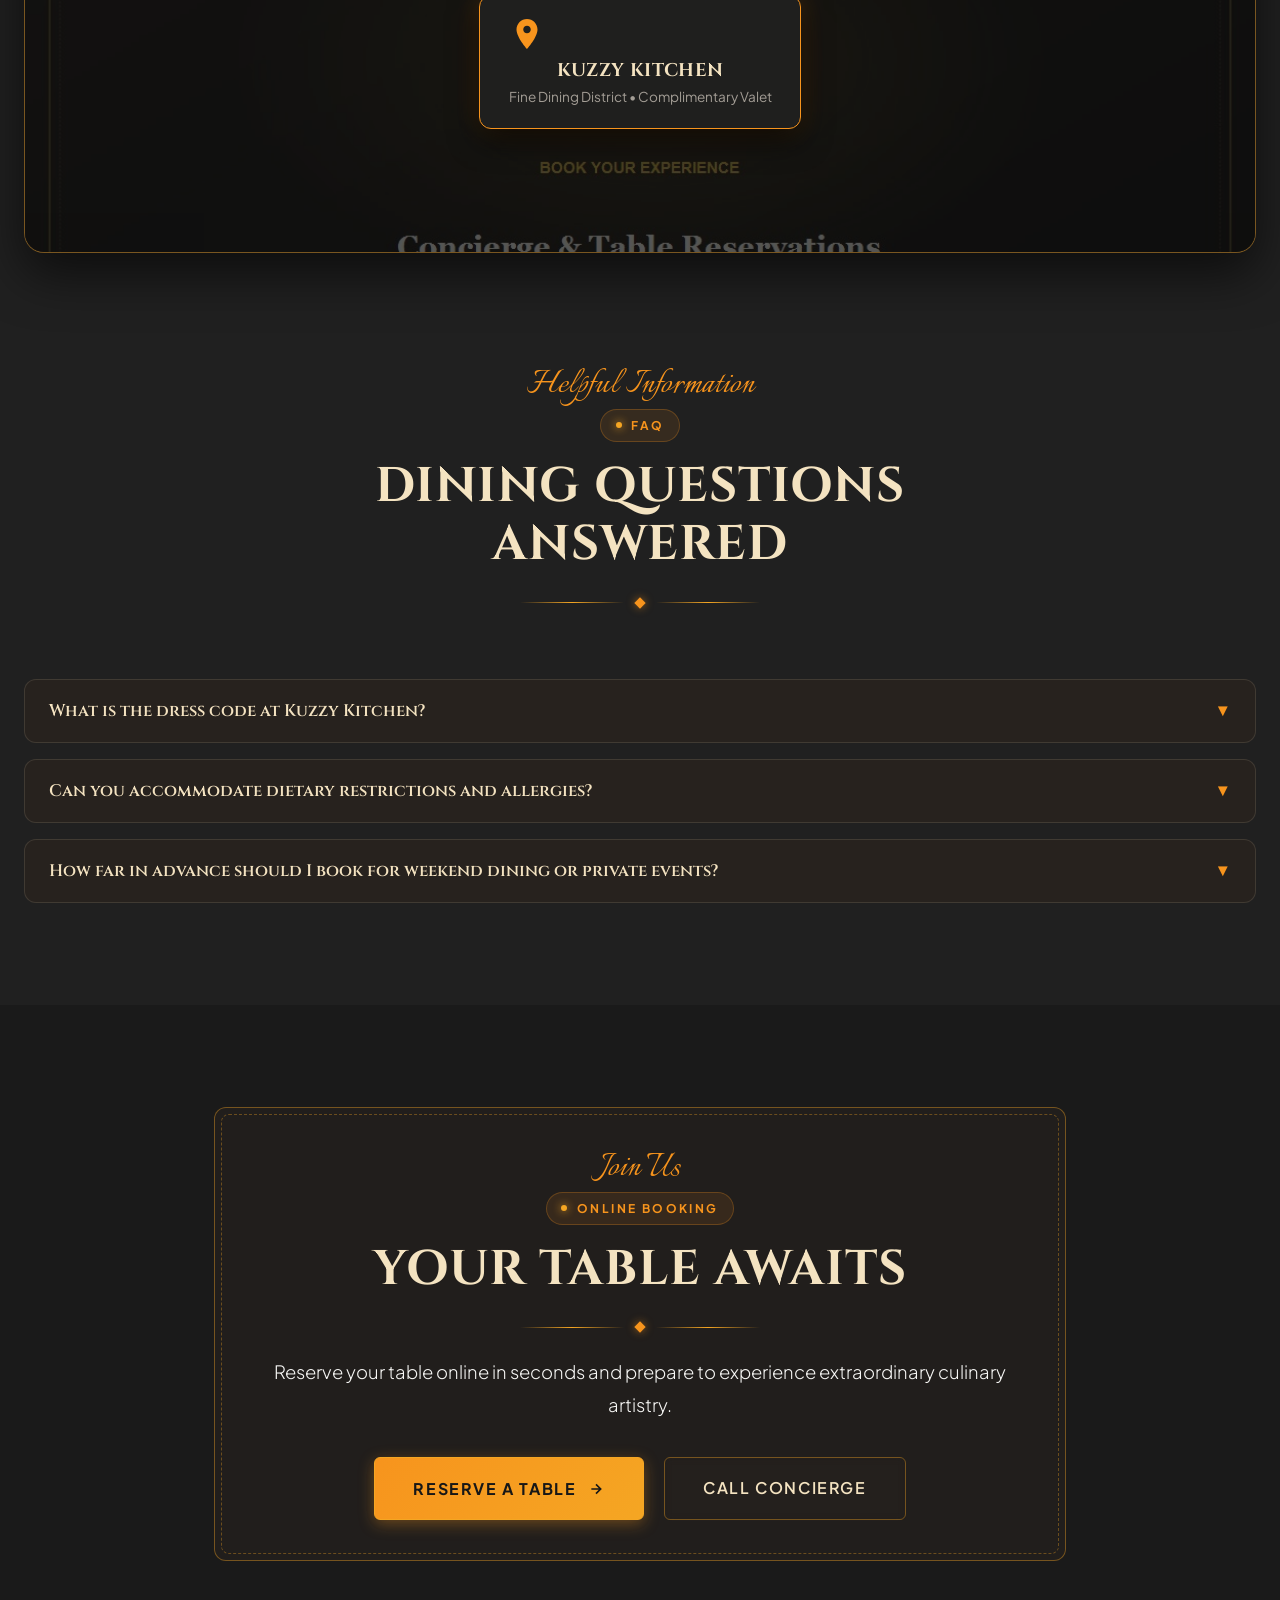
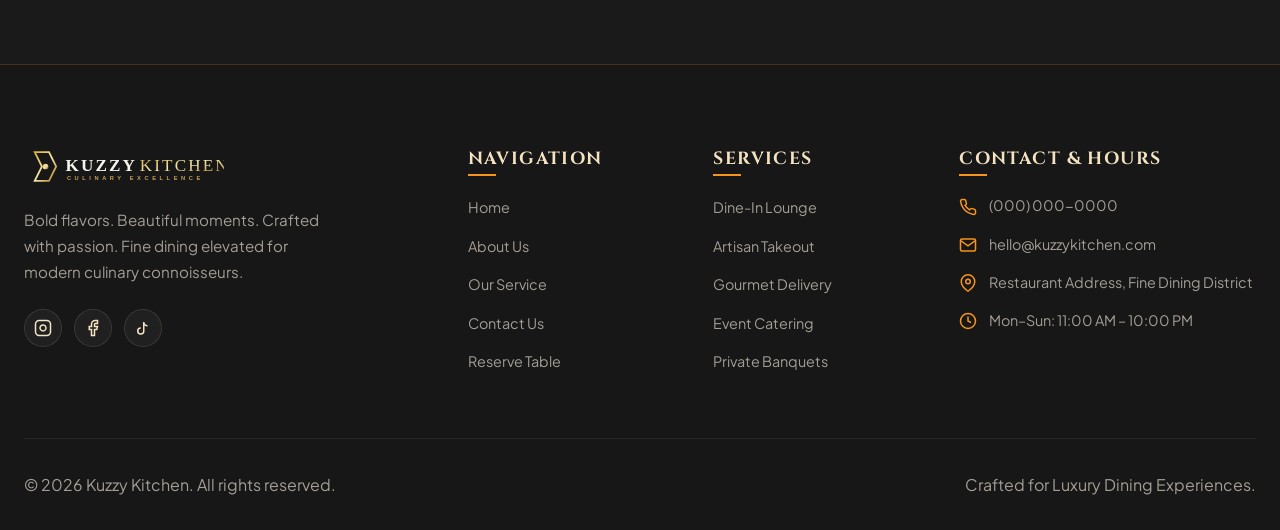
<file: contact.html>
<!DOCTYPE html>
<html lang="en">
<head>
  <meta charset="UTF-8">
  <meta name="viewport" content="width=device-width, initial-scale=1.0">
  <title>Contact Kuzzy Kitchen | Reservations &amp; Information</title>
  <meta name="description" content="Get in touch with Kuzzy Kitchen. Inquire about reservations, private dining banquets, catering, or send us a message.">
  
  <!-- Favicon -->
  <link rel="icon" type="image/svg+xml" href="assets/images/logo/logo-compact.svg">
  
  <!-- DNS Prefetch -->
  <link rel="dns-prefetch" href="https://fonts.googleapis.com">
  <link rel="dns-prefetch" href="https://fonts.gstatic.com">
  <!-- Google Fonts -->
  <link rel="preconnect" href="https://fonts.googleapis.com">
  <link rel="preconnect" href="https://fonts.gstatic.com" crossorigin>
  <link href="https://fonts.googleapis.com/css2?family=Cinzel:wght@400;500;600;700;800;900&family=Cormorant+Garamond:ital,wght@0,400;0,600;0,700;1,400;1,600&family=Italianno&family=Plus+Jakarta+Sans:wght@300;400;500;600;700&display=swap" rel="stylesheet">
  
  <!-- Stylesheets -->
  <link rel="stylesheet" href="css/main.css?v=1790041896573">
  <link rel="stylesheet" href="css/components.css?v=1790041896573">
  <link rel="stylesheet" href="css/pages.css?v=1790041896573">
</head>
<body>

  <!-- ==========================================================================
       1. STICKY HEADER
       ========================================================================== -->
  <header class="site-header">
    <div class="header-container">
      <a href="index.html" class="site-logo" aria-label="Kuzzy Kitchen Home">
        <img decoding="async" src="assets/images/logo/logo-full.svg?v=1790041896573" alt="Kuzzy Kitchen Logo" width="220" height="55">
      </a>

      <nav class="desktop-nav" aria-label="Main Navigation">
        <a href="index.html" class="nav-link">Home</a>
        <a href="about.html" class="nav-link">About Us</a>
        <a href="services.html" class="nav-link">Our Service</a>
        <a href="contact.html" class="nav-link active">Contact Us</a>
      </nav>

      <div class="header-actions">
        <button type="button" class="btn btn-primary btn-sm js-open-reservation" aria-label="Open Table Reservation Form">
          <span>Reserve a Table</span>
          <span class="btn-icon-right">
            <svg width="14" height="14" viewBox="0 0 24 24" fill="none" stroke="currentColor" stroke-width="2.5"><path d="M5 12h14M12 5l7 7-7 7"/></svg>
          </span>
        </button>

        <button type="button" class="mobile-nav-toggle" aria-label="Toggle Navigation Menu" aria-expanded="false">
          <span></span>
          <span></span>
          <span></span>
        </button>
      </div>
    </div>
  </header>

  <!-- Mobile Navigation Drawer -->
  <div class="mobile-nav-overlay" aria-hidden="true"></div>
  <aside class="mobile-nav-drawer" aria-label="Mobile Navigation">
    <div class="mobile-nav-header">
      <img decoding="async" src="assets/images/logo/logo-full.svg?v=1790041896573" alt="Kuzzy Kitchen" width="180">
    </div>
    <nav class="mobile-nav-links">
      <a href="index.html" class="mobile-nav-link">Home <span>→</span></a>
      <a href="about.html" class="mobile-nav-link">About Us <span>→</span></a>
      <a href="services.html" class="mobile-nav-link">Our Service <span>→</span></a>
      <a href="contact.html" class="mobile-nav-link active">Contact Us <span>→</span></a>
    </nav>
    <div class="mobile-nav-footer">
      <div class="mobile-nav-info">
        <p><strong>Hours:</strong> Mon–Sun: 11:00 AM – 10:00 PM</p>
        <p><strong>Inquiries:</strong> hello@kuzzykitchen.com</p>
      </div>
      <button type="button" class="btn btn-primary btn-full js-open-reservation" style="width: 100%;">Reserve a Table</button>
    </div>
  </aside>

  <!-- ==========================================================================
       2. CONTACT PAGE HERO BANNER
       ========================================================================== -->
  <section class="page-hero">
    <img decoding="async" src="assets/images/contact/contact-hero.jpg?v=1790041896573" alt="Kuzzy Kitchen Welcoming Lounge" class="page-hero-bg">
    <div class="page-hero-overlay"></div>
    <div class="container page-hero-content">
      <span class="font-script-accent">Concierge &amp; Inquiries</span>
      <span class="eyebrow-badge">Connect With Us</span>
      <h1 class="page-hero-title">Get In Touch</h1>
      <div class="gold-decor-line"><div class="diamond"></div></div>
      <p class="page-hero-subtitle">“We'd love to hear from you. Our culinary concierge is at your service.”</p>
    </div>
  </section>

  <!-- ==========================================================================
       3. CONTACT FORM & INFORMATION CARDS (Two-Column Layout)
       ========================================================================== -->
  <section class="section-spacing">
    <div class="container">
      <div class="contact-main-grid">
        
        <!-- Left: Interactive Contact Form -->
        <div class="menu-boxed-container reveal-on-scroll reveal-left">
          <span class="font-script-accent">Send a Message</span>
          <span class="eyebrow-badge">Direct Inquiry</span>
          <h2 style="font-size: 2rem; margin-bottom: 0.5rem;">We're Here to Help</h2>
          <p style="margin-bottom: 2rem;">Please fill out the form below and our hospitality director will contact you promptly.</p>

          <form id="contactForm">
            <div class="form-grid">
              <div class="form-group">
                <label for="contactName" class="form-label">Full Name *</label>
                <input type="text" id="contactName" class="luxury-input" placeholder="e.g. James Sterling" required>
              </div>

              <div class="form-group">
                <label for="contactEmail" class="form-label">Email Address *</label>
                <input type="email" id="contactEmail" class="luxury-input" placeholder="james@example.com" required>
              </div>

              <div class="form-group">
                <label for="contactPhone" class="form-label">Phone Number</label>
                <input type="tel" id="contactPhone" class="luxury-input" placeholder="(000) 000-0000">
              </div>

              <div class="form-group">
                <label for="contactSubject" class="form-label">Inquiry Subject *</label>
                <select id="contactSubject" class="luxury-select" required>
                  <option value="General Dining Inquiry">General Dining Inquiry</option>
                  <option value="Table Reservation Assistance">Table Reservation Assistance</option>
                  <option value="Private Event / Banquet">Private Event / Banquet</option>
                  <option value="Corporate Catering">Corporate Catering</option>
                  <option value="Chef Press & Media">Chef Press &amp; Media</option>
                </select>
              </div>

              <div class="form-group form-group-full">
                <label for="contactMessage" class="form-label">Your Message *</label>
                <textarea id="contactMessage" class="luxury-textarea" rows="5" placeholder="How may our culinary team assist you today?" required></textarea>
              </div>
            </div>

            <button type="submit" class="btn btn-primary btn-lg" style="width: 100%;">
              <span>Send Message</span>
              <span class="btn-icon-right">
                <svg width="16" height="16" viewBox="0 0 24 24" fill="none" stroke="currentColor" stroke-width="2.5"><path d="M5 12h14M12 5l7 7-7 7"/></svg>
              </span>
            </button>
          </form>
        </div>

        <!-- Right: Information Cards & Hours -->
        <div class="reveal-on-scroll reveal-right">
          
          <!-- Card 1: Phone -->
          <div class="contact-card-info">
            <div class="contact-card-icon">
              <svg width="24" height="24" viewBox="0 0 24 24" fill="none" stroke="currentColor" stroke-width="2"><path d="M22 16.92v3a2 2 0 0 1-2.18 2 19.79 19.79 0 0 1-8.63-3.07 19.5 19.5 0 0 1-6-6 19.79 19.79 0 0 1-3.07-8.67A2 2 0 0 1 4.11 2h3a2 2 0 0 1 2 1.72 12.84 12.84 0 0 0 .7 2.81 2 2 0 0 1-.45 2.11L8.09 9.91a16 16 0 0 0 6 6l1.27-1.27a2 2 0 0 1 2.11-.45 12.84 12.84 0 0 0 2.81.7A2 2 0 0 1 22 16.92z"/></svg>
            </div>
            <div class="contact-card-text">
              <h4>Direct Telephone</h4>
              <p style="color: var(--color-accent-orange); font-weight: 600; font-size: 1.05rem;">(000) 000-0000</p>
              <p>Available daily from 10:00 AM for table reservations &amp; inquiries.</p>
            </div>
          </div>

          <!-- Card 2: Email -->
          <div class="contact-card-info">
            <div class="contact-card-icon">
              <svg width="24" height="24" viewBox="0 0 24 24" fill="none" stroke="currentColor" stroke-width="2"><path d="M4 4h16c1.1 0 2 .9 2 2v12c0 1.1-.9 2-2 2H4c-1.1 0-2-.9-2-2V6c0-1.1.9-2 2-2z"/><polyline points="22,6 12,13 2,6"/></svg>
            </div>
            <div class="contact-card-text">
              <h4>Electronic Concierge</h4>
              <p style="color: var(--color-accent-orange); font-weight: 600; font-size: 1.05rem;">hello@kuzzykitchen.com</p>
              <p>For catering requests, press, and private dining bookings.</p>
            </div>
          </div>

          <!-- Card 3: Address -->
          <div class="contact-card-info">
            <div class="contact-card-icon">
              <svg width="24" height="24" viewBox="0 0 24 24" fill="none" stroke="currentColor" stroke-width="2"><path d="M21 10c0 7-9 13-9 13s-9-6-9-13a9 9 0 0 1 18 0z"/><circle cx="12" cy="10" r="3"/></svg>
            </div>
            <div class="contact-card-text">
              <h4>Restaurant Address</h4>
              <p style="color: var(--color-cream); font-weight: 600;">Restaurant Address, Fine Dining District</p>
              <p>Valet parking available at the grand front entrance.</p>
            </div>
          </div>

          <!-- Card 4: Hours -->
          <div class="contact-card-info">
            <div class="contact-card-icon">
              <svg width="24" height="24" viewBox="0 0 24 24" fill="none" stroke="currentColor" stroke-width="2"><circle cx="12" cy="12" r="10"/><polyline points="12 6 12 12 16 14"/></svg>
            </div>
            <div class="contact-card-text">
              <h4>Opening Hours</h4>
              <p style="color: var(--color-cream); font-weight: 600;">Monday – Sunday</p>
              <p style="color: var(--color-accent-gold);">11:00 AM – 10:00 PM</p>
              <p style="font-size: 0.8rem; margin-top: 0.3rem;">Kitchen closes 45 minutes prior to closing.</p>
            </div>
          </div>

        </div>

      </div>

      <!-- ==========================================================================
           4. STYLED MAP / LOCATION VISUAL CARD
           ========================================================================== -->
      <div class="map-visual-card reveal-on-scroll">
        <div class="map-visual-header">
          <div>
            <span class="eyebrow-badge" style="margin-bottom: 0.3rem;">Prime Destination</span>
            <h3 style="font-size: 1.3rem; margin: 0;">Find Kuzzy Kitchen</h3>
          </div>
          <div style="display: flex; gap: 0.75rem; align-items: center;">
            <button type="button" class="btn btn-sm btn-secondary" onclick="alert('GPS Navigation Coordinates: Valet Entrance at Fine Dining District')">
              <span>Get Directions</span>
            </button>
            <button type="button" class="btn btn-sm btn-primary js-open-reservation">
              <span>Reserve Table</span>
            </button>
          </div>
        </div>

        <div class="map-embed-placeholder">
          <img decoding="async" src="assets/images/contact/contact-hero.jpg?v=1790041896573" alt="Map View Area" class="map-embed-bg">
          
          <div class="map-pin-box">
            <div style="color: var(--color-accent-orange); margin-bottom: 0.5rem;">
              <svg width="36" height="36" viewBox="0 0 24 24" fill="currentColor"><path d="M12 2C8.13 2 5 5.13 5 9c0 5.25 7 13 7 13s7-7.75 7-13c0-3.87-3.13-7-7-7zm0 9.5c-1.38 0-2.5-1.12-2.5-2.5s1.12-2.5 2.5-2.5 2.5 1.12 2.5 2.5-1.12 2.5-2.5 2.5z"/></svg>
            </div>
            <h4 style="font-size: 1.15rem; color: var(--color-cream); margin-bottom: 0.2rem;">KUZZY KITCHEN</h4>
            <p style="font-size: 0.85rem; color: var(--color-text-muted);">Fine Dining District • Complimentary Valet</p>
          </div>
        </div>
      </div>

      <!-- ==========================================================================
           5. FREQUENTLY ASKED QUESTIONS ACCORDION
           ========================================================================== -->
      <div class="faq-accordion reveal-on-scroll">
        <div class="section-header" style="margin-top: 4rem; margin-bottom: 2rem;">
          <span class="font-script-accent">Helpful Information</span>
          <span class="eyebrow-badge">FAQ</span>
          <h2>Dining Questions Answered</h2>
          <div class="gold-decor-line"><div class="diamond"></div></div>
        </div>

        <div class="faq-item">
          <button type="button" class="faq-trigger">
            <span>What is the dress code at Kuzzy Kitchen?</span>
            <span class="faq-icon">▼</span>
          </button>
          <div class="faq-body">
            <p>We recommend smart casual to formal attire. Athletic wear, beachwear, and flip-flops are not permitted in our main dining salon.</p>
          </div>
        </div>

        <div class="faq-item">
          <button type="button" class="faq-trigger">
            <span>Can you accommodate dietary restrictions and allergies?</span>
            <span class="faq-icon">▼</span>
          </button>
          <div class="faq-body">
            <p>Absolutely. Our culinary brigade accommodates gluten-free, dairy-free, vegetarian, and halal requests. Please specify your requirements when placing your reservation.</p>
          </div>
        </div>

        <div class="faq-item">
          <button type="button" class="faq-trigger">
            <span>How far in advance should I book for weekend dining or private events?</span>
            <span class="faq-icon">▼</span>
          </button>
          <div class="faq-body">
            <p>We recommend reserving 3 to 7 days in advance for weekend dinner service. For private dining suites and catering events, 2 to 3 weeks notice is preferred.</p>
          </div>
        </div>
      </div>

    </div>
  </section>

  <!-- ==========================================================================
       6. RESERVATION CALL TO ACTION
       ========================================================================== -->
  <section class="section-spacing" style="background-color: #1a1a1a;">
    <div class="container container-narrow">
      <div class="menu-boxed-container reveal-on-scroll" style="text-align: center;">
        <span class="font-script-accent">Join Us</span>
        <span class="eyebrow-badge">Online Booking</span>
        <h2>Your Table Awaits</h2>
        <div class="gold-decor-line"><div class="diamond"></div></div>
        <p class="p-lead" style="margin-bottom: 2.2rem;">
          Reserve your table online in seconds and prepare to experience extraordinary culinary artistry.
        </p>
        <div style="display: flex; gap: 1.25rem; justify-content: center; flex-wrap: wrap;">
          <button type="button" class="btn btn-primary btn-lg js-open-reservation">
            <span>Reserve a Table</span>
            <span class="btn-icon-right">
              <svg width="16" height="16" viewBox="0 0 24 24" fill="none" stroke="currentColor" stroke-width="2.5"><path d="M5 12h14M12 5l7 7-7 7"/></svg>
            </span>
          </button>
          <a href="tel:0000000000" class="btn btn-secondary btn-lg">
            <span>Call Concierge</span>
          </a>
        </div>
      </div>
    </div>
  </section>

  <!-- ==========================================================================
       7. FOOTER
       ========================================================================== -->
  <footer class="site-footer">
    <div class="container">
      <div class="footer-top">
        <div class="footer-brand">
          <img decoding="async" src="assets/images/logo/logo-full.svg?v=1790041896573" alt="Kuzzy Kitchen" width="200">
          <p>Bold flavors. Beautiful moments. Crafted with passion. Fine dining elevated for modern culinary connoisseurs.</p>
          <div class="social-links">
            <a href="#instagram" class="social-link-btn" aria-label="Instagram">
              <svg width="18" height="18" viewBox="0 0 24 24" fill="none" stroke="currentColor" stroke-width="2"><rect x="2" y="2" width="20" height="20" rx="5" ry="5"/><path d="M16 11.37A4 4 0 1 1 12.63 8 4 4 0 0 1 16 11.37z"/><line x1="17.5" y1="6.5" x2="17.51" y2="6.5"/></svg>
            </a>
            <a href="#facebook" class="social-link-btn" aria-label="Facebook">
              <svg width="18" height="18" viewBox="0 0 24 24" fill="none" stroke="currentColor" stroke-width="2"><path d="M18 2h-3a5 5 0 0 0-5 5v3H7v4h3v8h4v-8h3l1-4h-4V7a1 1 0 0 1 1-1h3z"/></svg>
            </a>
            <a href="#tiktok" class="social-link-btn" aria-label="TikTok">
              <svg width="18" height="18" viewBox="0 0 24 24" fill="none" stroke="currentColor" stroke-width="2"><path d="M9 12a4 4 0 1 0 4 4V4a5 5 0 0 0 5 5"/></svg>
            </a>
          </div>
        </div>

        <div>
          <h4 class="footer-heading">Navigation</h4>
          <ul class="footer-links-list">
            <li><a href="index.html">Home</a></li>
            <li><a href="about.html">About Us</a></li>
            <li><a href="services.html">Our Service</a></li>
            <li><a href="contact.html">Contact Us</a></li>
            <li><a href="#reserve" class="js-open-reservation">Reserve Table</a></li>
          </ul>
        </div>

        <div>
          <h4 class="footer-heading">Services</h4>
          <ul class="footer-links-list">
            <li><a href="services.html#dinein">Dine-In Lounge</a></li>
            <li><a href="services.html#takeout">Artisan Takeout</a></li>
            <li><a href="services.html#delivery">Gourmet Delivery</a></li>
            <li><a href="services.html#catering">Event Catering</a></li>
            <li><a href="services.html#events">Private Banquets</a></li>
          </ul>
        </div>

        <div>
          <h4 class="footer-heading">Contact &amp; Hours</h4>
          <div class="footer-contact-item">
            <svg width="18" height="18" viewBox="0 0 24 24" fill="none" stroke="currentColor" stroke-width="2"><path d="M22 16.92v3a2 2 0 0 1-2.18 2 19.79 19.79 0 0 1-8.63-3.07 19.5 19.5 0 0 1-6-6 19.79 19.79 0 0 1-3.07-8.67A2 2 0 0 1 4.11 2h3a2 2 0 0 1 2 1.72 12.84 12.84 0 0 0 .7 2.81 2 2 0 0 1-.45 2.11L8.09 9.91a16 16 0 0 0 6 6l1.27-1.27a2 2 0 0 1 2.11-.45 12.84 12.84 0 0 0 2.81.7A2 2 0 0 1 22 16.92z"/></svg>
            <span>(000) 000-0000</span>
          </div>
          <div class="footer-contact-item">
            <svg width="18" height="18" viewBox="0 0 24 24" fill="none" stroke="currentColor" stroke-width="2"><path d="M4 4h16c1.1 0 2 .9 2 2v12c0 1.1-.9 2-2 2H4c-1.1 0-2-.9-2-2V6c0-1.1.9-2 2-2z"/><polyline points="22,6 12,13 2,6"/></svg>
            <span>hello@kuzzykitchen.com</span>
          </div>
          <div class="footer-contact-item">
            <svg width="18" height="18" viewBox="0 0 24 24" fill="none" stroke="currentColor" stroke-width="2"><path d="M21 10c0 7-9 13-9 13s-9-6-9-13a9 9 0 0 1 18 0z"/><circle cx="12" cy="10" r="3"/></svg>
            <span>Restaurant Address, Fine Dining District</span>
          </div>
          <div class="footer-contact-item">
            <svg width="18" height="18" viewBox="0 0 24 24" fill="none" stroke="currentColor" stroke-width="2"><circle cx="12" cy="12" r="10"/><polyline points="12 6 12 12 16 14"/></svg>
            <span>Mon–Sun: 11:00 AM – 10:00 PM</span>
          </div>
        </div>
      </div>

      <div class="footer-bottom">
        <p>&copy; 2026 Kuzzy Kitchen. All rights reserved.</p>
        <p>Crafted for Luxury Dining Experiences.</p>
      </div>
    </div>
  </footer>

  <!-- Global Reservation Modal -->
  <div class="modal-backdrop reservation-modal-backdrop" aria-hidden="true">
    <div class="reservation-modal" role="dialog" aria-modal="true" aria-labelledby="modalTitleContact">
      <button type="button" class="modal-close-btn" aria-label="Close Reservation Modal">
        <svg width="20" height="20" viewBox="0 0 24 24" fill="none" stroke="currentColor" stroke-width="2"><line x1="18" y1="6" x2="6" y2="18"/><line x1="6" y1="6" x2="18" y2="18"/></svg>
      </button>

      <div class="modal-header">
        <span class="font-script-accent">Book Your Table</span>
        <h3 id="modalTitleContact" class="modal-title">Experience Kuzzy Kitchen</h3>
        <p class="modal-subtitle">Reserve your table or inquiry for an unforgettable dining experience.</p>
      </div>

      <form id="reservationForm">
        <div class="form-grid">
          <div class="form-group">
            <label for="resName" class="form-label">Full Name *</label>
            <input type="text" id="resName" class="luxury-input" placeholder="e.g. Eleanor Vance" required>
          </div>
          <div class="form-group">
            <label for="resPhone" class="form-label">Phone Number *</label>
            <input type="tel" id="resPhone" class="luxury-input" placeholder="(000) 000-0000" required>
          </div>
          <div class="form-group">
            <label for="resEmail" class="form-label">Email Address *</label>
            <input type="email" id="resEmail" class="luxury-input" placeholder="eleanor@example.com" required>
          </div>
          <div class="form-group">
            <label for="resGuests" class="form-label">Number of Guests *</label>
            <select id="resGuests" class="luxury-select" required>
              <option value="1">1 Guest</option>
              <option value="2" selected>2 Guests</option>
              <option value="3">3 Guests</option>
              <option value="4">4 Guests</option>
              <option value="5">5 Guests</option>
              <option value="6">6 Guests</option>
              <option value="7+">7+ Guests (Private Event)</option>
            </select>
          </div>
          <div class="form-group">
            <label for="resDate" class="form-label">Dining Date *</label>
            <input type="date" id="resDate" class="luxury-input" required>
          </div>
          <div class="form-group">
            <label for="resType" class="form-label">Seating Experience</label>
            <select id="resType" class="luxury-select">
              <option value="Main Dining Room">Main Dining Room</option>
              <option value="Intimate Lounge Booth">Intimate Lounge Booth</option>
              <option value="Chef's Counter View">Chef's Counter View</option>
              <option value="Private Banquet Suite">Private Banquet Suite</option>
            </select>
          </div>
          
          <div class="form-group form-group-full">
            <label class="form-label">Select Seating Time Slot</label>
            <div class="time-slots-grid">
              <button type="button" class="time-slot-btn" data-time="5:00 PM">5:00 PM</button>
              <button type="button" class="time-slot-btn" data-time="5:45 PM">5:45 PM</button>
              <button type="button" class="time-slot-btn is-selected" data-time="6:30 PM">6:30 PM</button>
              <button type="button" class="time-slot-btn" data-time="7:15 PM">7:15 PM</button>
              <button type="button" class="time-slot-btn" data-time="8:00 PM">8:00 PM</button>
              <button type="button" class="time-slot-btn" data-time="8:45 PM">8:45 PM</button>
              <button type="button" class="time-slot-btn" data-time="9:30 PM">9:30 PM</button>
              <button type="button" class="time-slot-btn" data-time="10:00 PM">10:00 PM</button>
            </div>
            <input type="hidden" id="resTime" value="6:30 PM">
          </div>

          <div class="form-group form-group-full">
            <label for="resNotes" class="form-label">Dietary &amp; Special Requests</label>
            <textarea id="resNotes" class="luxury-textarea" placeholder="Anniversary celebration, dietary preferences..."></textarea>
          </div>
        </div>

        <button type="submit" class="btn btn-primary btn-lg" style="width: 100%;">
          <span>Confirm Table Reservation</span>
          <span class="btn-icon-right">
            <svg width="16" height="16" viewBox="0 0 24 24" fill="none" stroke="currentColor" stroke-width="2.5"><path d="M5 12h14M12 5l7 7-7 7"/></svg>
          </span>
        </button>
      </form>
    </div>
  </div>

  <!-- Back to Top Button -->
  <button type="button" class="back-to-top" aria-label="Scroll back to top">
    <svg width="20" height="20" viewBox="0 0 24 24" fill="none" stroke="currentColor" stroke-width="2.5"><path d="M18 15l-6-6-6 6"/></svg>
  </button>

  <!-- Scripts -->
  <script defer src="js/main.js?v=1790041896573"></script>
  <script defer src="js/reservation-modal.js?v=1790041896573"></script>
  <script defer src="js/contact-form.js?v=1790041896573"></script>
</body>
</html>
</file>
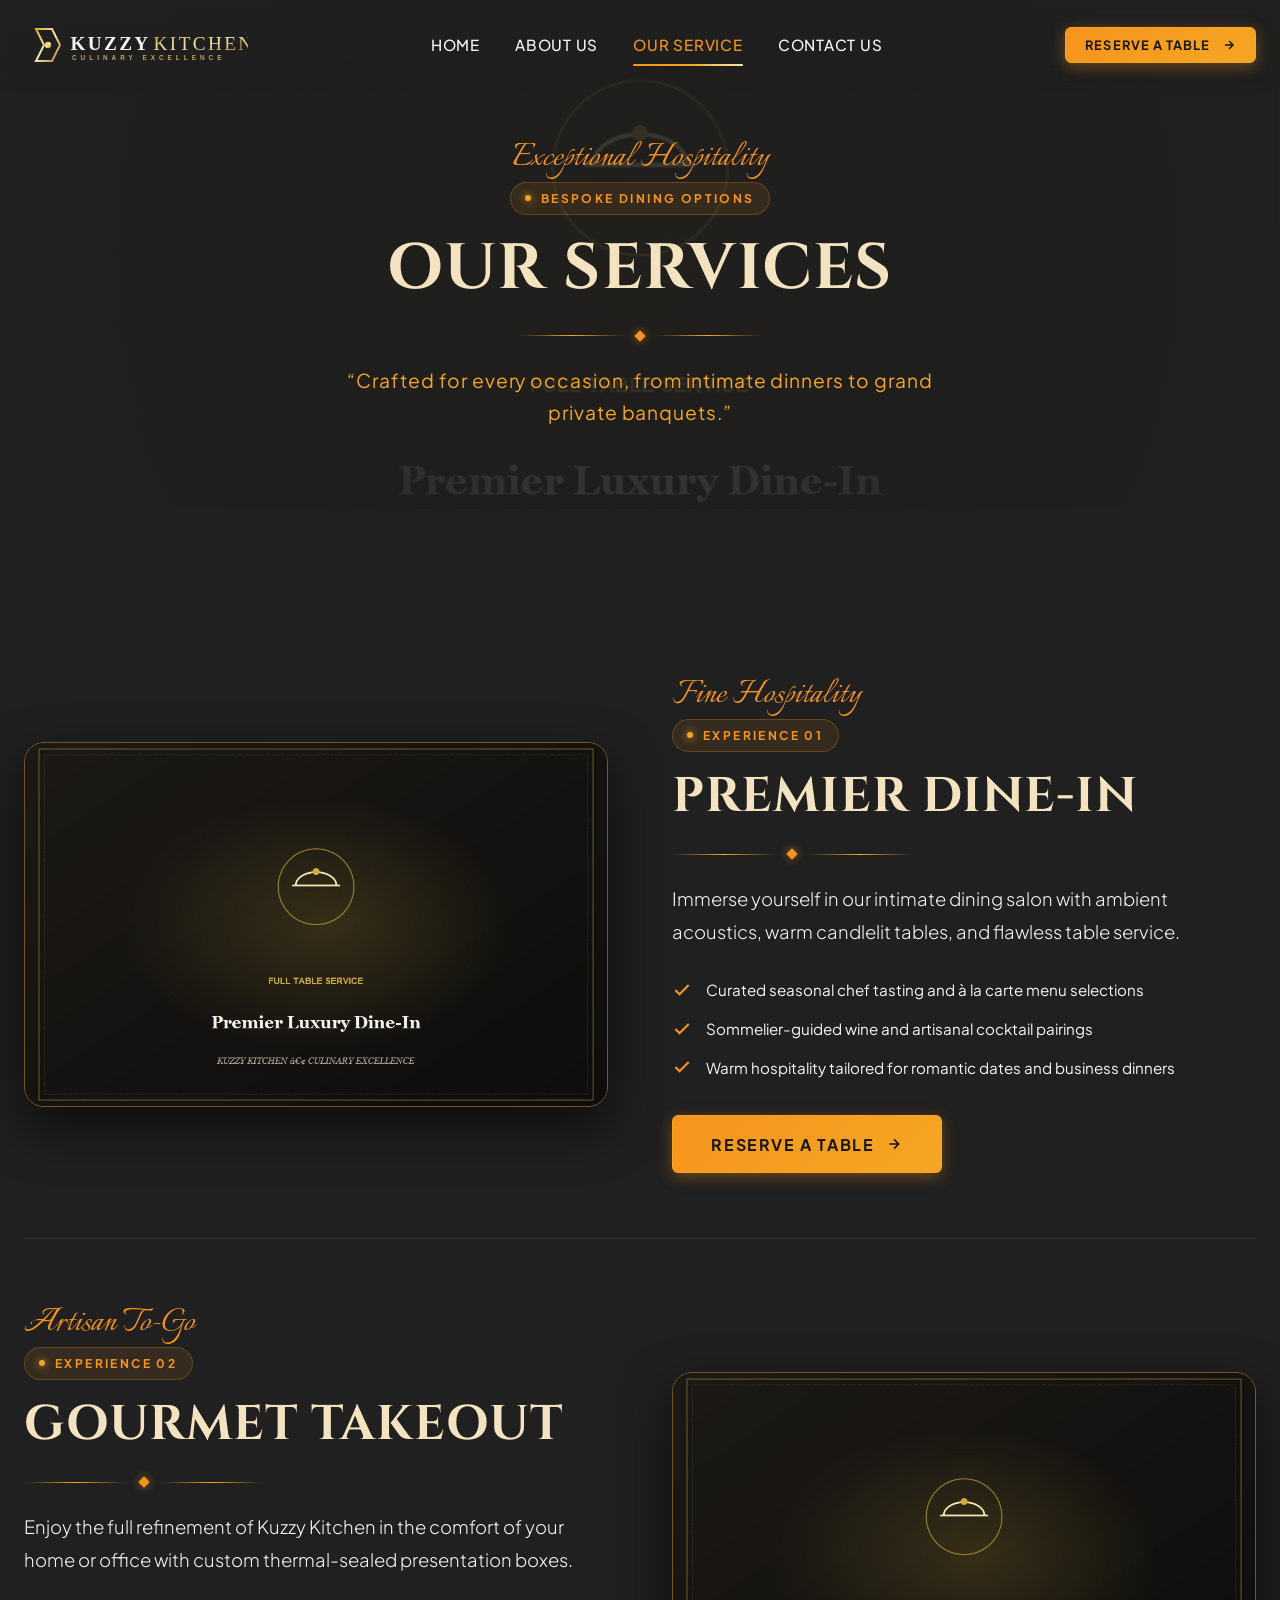
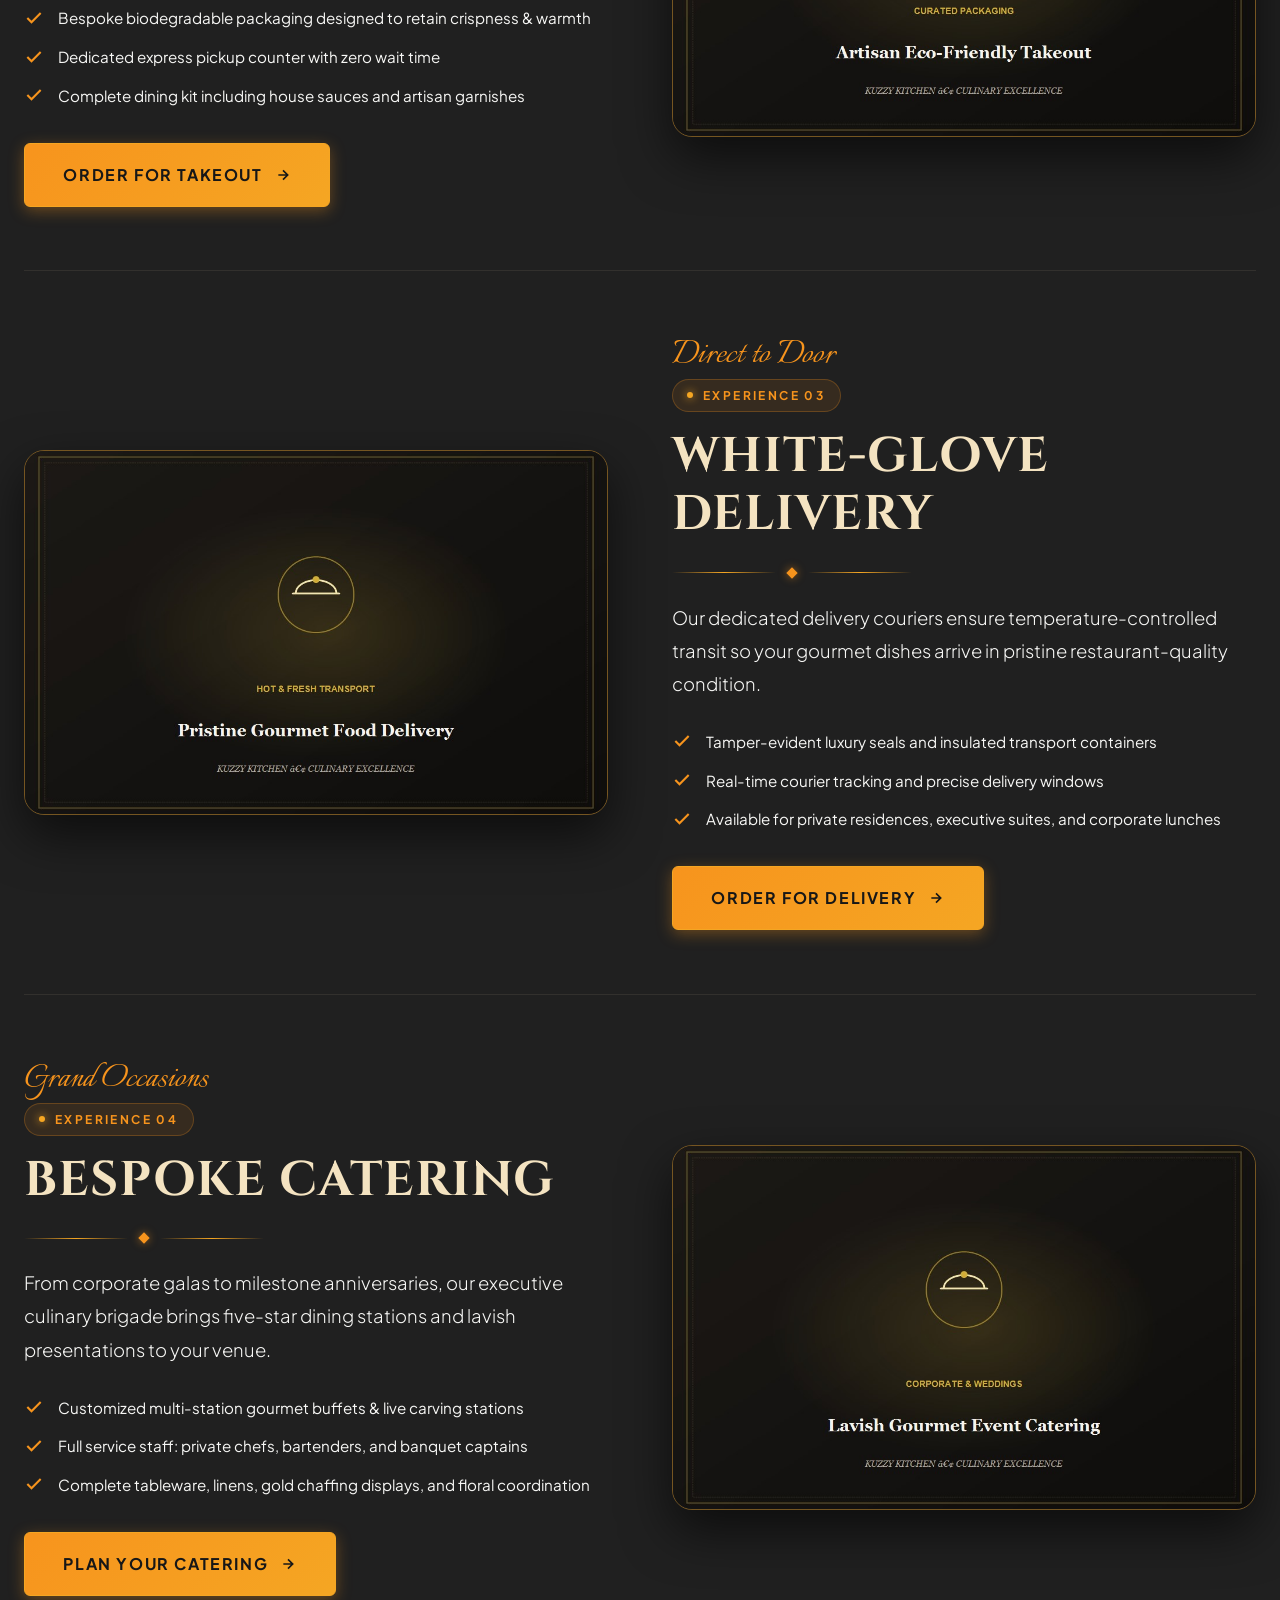
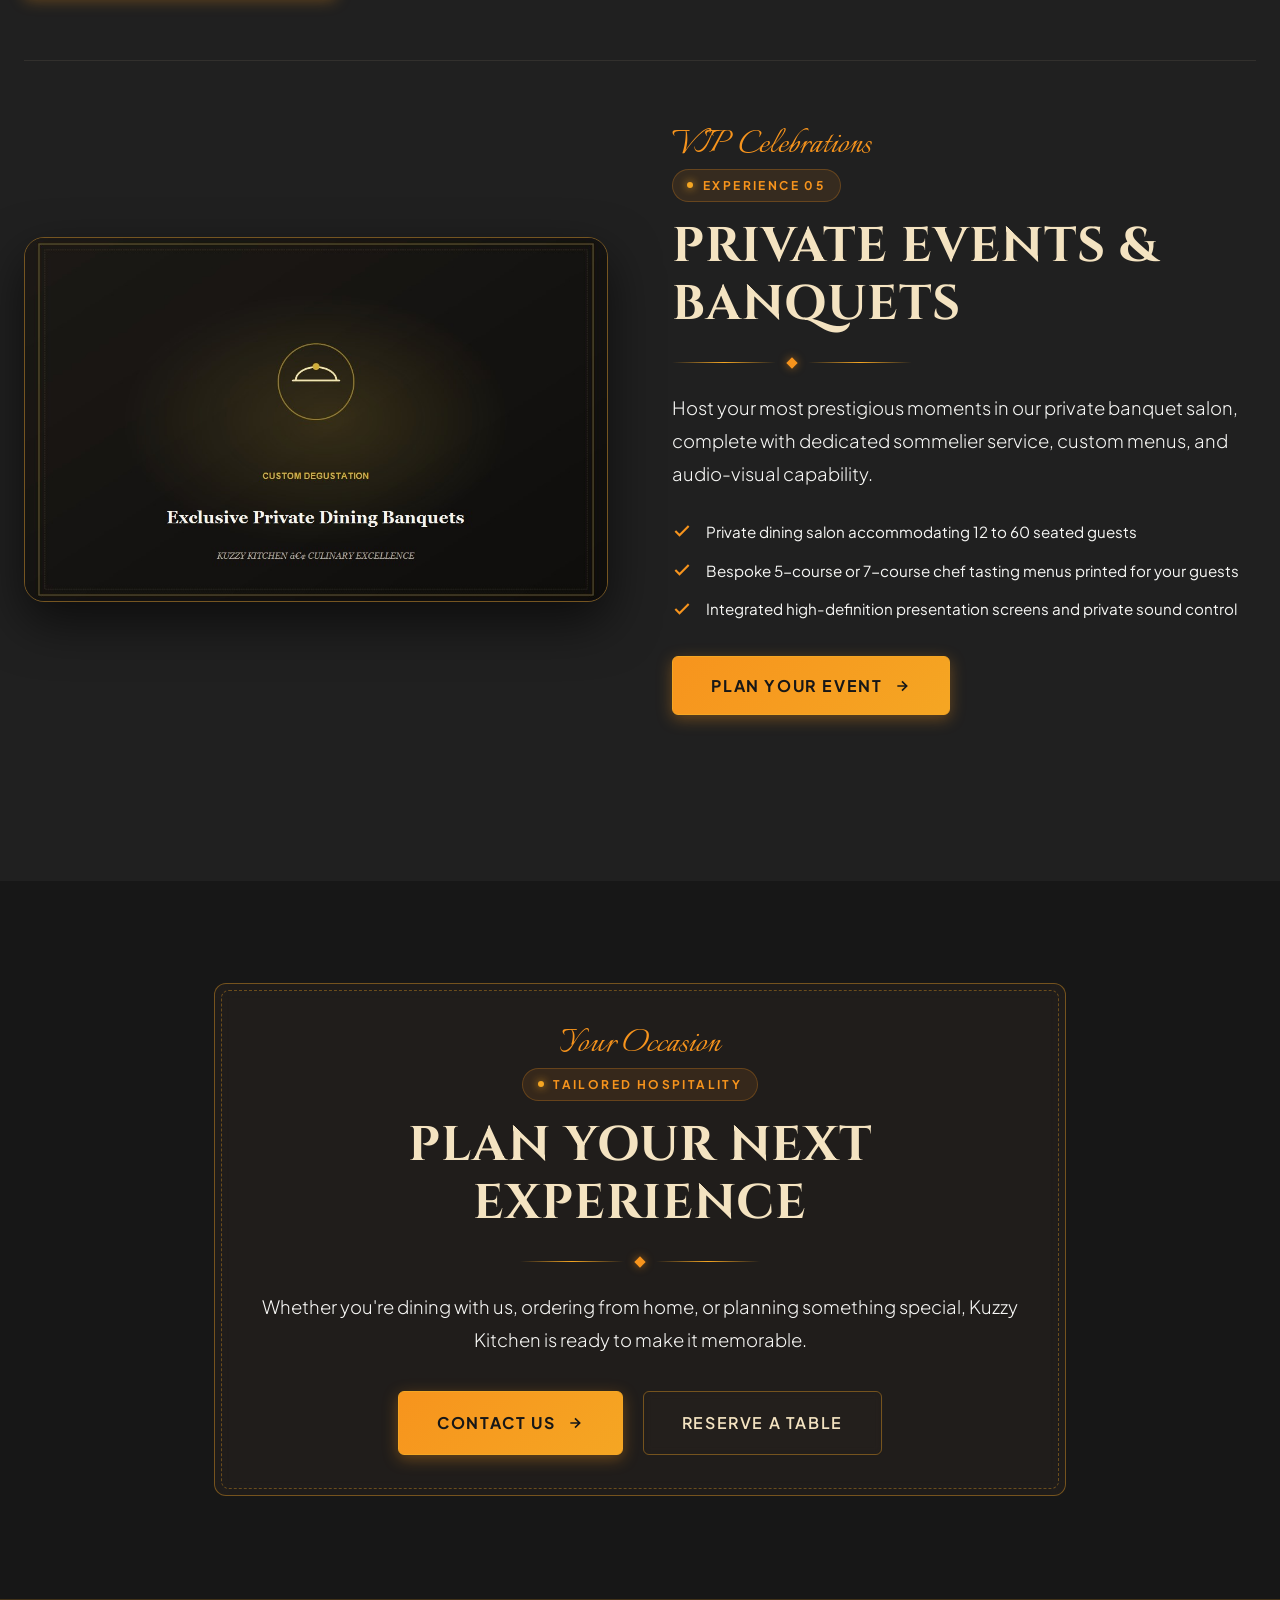
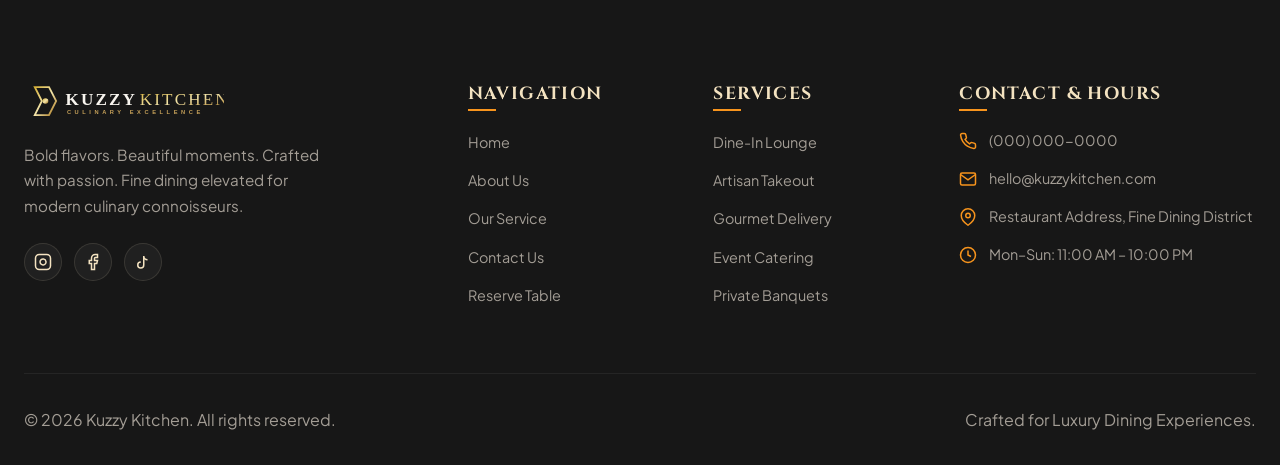
<file: services.html>
<!DOCTYPE html>
<html lang="en">
<head>
  <meta charset="UTF-8">
  <meta name="viewport" content="width=device-width, initial-scale=1.0">
  <title>Kuzzy Kitchen | Dining, Takeout, Delivery &amp; Catering</title>
  <meta name="description" content="Explore luxury culinary services from Kuzzy Kitchen: Premier Dine-In, Artisan Takeout, White-Glove Delivery, Bespoke Catering, and Exclusive Private Banquets.">
  
  <!-- Favicon -->
  <link rel="icon" type="image/svg+xml" href="assets/images/logo/logo-compact.svg">
  
  <!-- DNS Prefetch -->
  <link rel="dns-prefetch" href="https://fonts.googleapis.com">
  <link rel="dns-prefetch" href="https://fonts.gstatic.com">
  <!-- Google Fonts -->
  <link rel="preconnect" href="https://fonts.googleapis.com">
  <link rel="preconnect" href="https://fonts.gstatic.com" crossorigin>
  <link href="https://fonts.googleapis.com/css2?family=Cinzel:wght@400;500;600;700;800;900&family=Cormorant+Garamond:ital,wght@0,400;0,600;0,700;1,400;1,600&family=Italianno&family=Plus+Jakarta+Sans:wght@300;400;500;600;700&display=swap" rel="stylesheet">
  
  <!-- Stylesheets -->
  <link rel="stylesheet" href="css/main.css?v=1790041896573">
  <link rel="stylesheet" href="css/components.css?v=1790041896573">
  <link rel="stylesheet" href="css/pages.css?v=1790041896573">
</head>
<body>

  <!-- ==========================================================================
       1. STICKY HEADER
       ========================================================================== -->
  <header class="site-header">
    <div class="header-container">
      <a href="index.html" class="site-logo" aria-label="Kuzzy Kitchen Home">
        <img decoding="async" src="assets/images/logo/logo-full.svg?v=1790041896573" alt="Kuzzy Kitchen Logo" width="220" height="55">
      </a>

      <nav class="desktop-nav" aria-label="Main Navigation">
        <a href="index.html" class="nav-link">Home</a>
        <a href="about.html" class="nav-link">About Us</a>
        <a href="services.html" class="nav-link active">Our Service</a>
        <a href="contact.html" class="nav-link">Contact Us</a>
      </nav>

      <div class="header-actions">
        <button type="button" class="btn btn-primary btn-sm js-open-reservation" aria-label="Open Table Reservation Form">
          <span>Reserve a Table</span>
          <span class="btn-icon-right">
            <svg width="14" height="14" viewBox="0 0 24 24" fill="none" stroke="currentColor" stroke-width="2.5"><path d="M5 12h14M12 5l7 7-7 7"/></svg>
          </span>
        </button>

        <button type="button" class="mobile-nav-toggle" aria-label="Toggle Navigation Menu" aria-expanded="false">
          <span></span>
          <span></span>
          <span></span>
        </button>
      </div>
    </div>
  </header>

  <!-- Mobile Navigation Drawer -->
  <div class="mobile-nav-overlay" aria-hidden="true"></div>
  <aside class="mobile-nav-drawer" aria-label="Mobile Navigation">
    <div class="mobile-nav-header">
      <img decoding="async" src="assets/images/logo/logo-full.svg?v=1790041896573" alt="Kuzzy Kitchen" width="180">
    </div>
    <nav class="mobile-nav-links">
      <a href="index.html" class="mobile-nav-link">Home <span>→</span></a>
      <a href="about.html" class="mobile-nav-link">About Us <span>→</span></a>
      <a href="services.html" class="mobile-nav-link active">Our Service <span>→</span></a>
      <a href="contact.html" class="mobile-nav-link">Contact Us <span>→</span></a>
    </nav>
    <div class="mobile-nav-footer">
      <div class="mobile-nav-info">
        <p><strong>Hours:</strong> Mon–Sun: 11:00 AM – 10:00 PM</p>
        <p><strong>Inquiries:</strong> hello@kuzzykitchen.com</p>
      </div>
      <button type="button" class="btn btn-primary btn-full js-open-reservation" style="width: 100%;">Reserve a Table</button>
    </div>
  </aside>

  <!-- ==========================================================================
       2. SERVICES PAGE HERO BANNER
       ========================================================================== -->
  <section class="page-hero">
    <img decoding="async" src="assets/images/services/service-dinein.jpg?v=1790041896573" alt="Dining Room Atmosphere" class="page-hero-bg">
    <div class="page-hero-overlay"></div>
    <div class="container page-hero-content">
      <span class="font-script-accent">Exceptional Hospitality</span>
      <span class="eyebrow-badge">Bespoke Dining Options</span>
      <h1 class="page-hero-title">Our Services</h1>
      <div class="gold-decor-line"><div class="diamond"></div></div>
      <p class="page-hero-subtitle">“Crafted for every occasion, from intimate dinners to grand private banquets.”</p>
    </div>
  </section>

  <!-- ==========================================================================
       3. FIVE DEDICATED SERVICE SHOWCASE SECTIONS
       ========================================================================== -->
  <section class="section-spacing">
    <div class="container">

      <!-- SERVICE 1: DINE-IN -->
      <div id="dinein" class="service-showcase-item">
        <div class="service-showcase-grid">
          <div class="service-img-wrapper reveal-on-scroll reveal-left">
            <img decoding="async" src="assets/images/services/service-dinein.jpg?v=1790041896573" alt="Premier Luxury Dine-In Experience at Kuzzy Kitchen" loading="lazy">
          </div>
          <div class="reveal-on-scroll reveal-right">
            <span class="font-script-accent">Fine Hospitality</span>
            <span class="eyebrow-badge">Experience 01</span>
            <h2>Premier Dine-In</h2>
            <div class="gold-decor-line align-left"><div class="diamond"></div></div>
            <p class="p-lead">
              Immerse yourself in our intimate dining salon with ambient acoustics, warm candlelit tables, and flawless table service.
            </p>
            <div class="service-features-list">
              <div class="service-feature-row">
                <svg width="20" height="20" viewBox="0 0 24 24" fill="none" stroke="currentColor" stroke-width="2.5"><polyline points="20 6 9 17 4 12"/></svg>
                <span>Curated seasonal chef tasting and à la carte menu selections</span>
              </div>
              <div class="service-feature-row">
                <svg width="20" height="20" viewBox="0 0 24 24" fill="none" stroke="currentColor" stroke-width="2.5"><polyline points="20 6 9 17 4 12"/></svg>
                <span>Sommelier-guided wine and artisanal cocktail pairings</span>
              </div>
              <div class="service-feature-row">
                <svg width="20" height="20" viewBox="0 0 24 24" fill="none" stroke="currentColor" stroke-width="2.5"><polyline points="20 6 9 17 4 12"/></svg>
                <span>Warm hospitality tailored for romantic dates and business dinners</span>
              </div>
            </div>
            <button type="button" class="btn btn-primary btn-lg js-open-reservation" data-service="Main Dining Room">
              <span>Reserve a Table</span>
              <span class="btn-icon-right">
                <svg width="16" height="16" viewBox="0 0 24 24" fill="none" stroke="currentColor" stroke-width="2.5"><path d="M5 12h14M12 5l7 7-7 7"/></svg>
              </span>
            </button>
          </div>
        </div>
      </div>

      <!-- SERVICE 2: TAKEOUT -->
      <div id="takeout" class="service-showcase-item">
        <div class="service-showcase-grid reverse">
          <div class="service-img-wrapper reveal-on-scroll reveal-right">
            <img decoding="async" src="assets/images/services/service-takeout.jpg?v=1790041896573" alt="Artisan Eco-Friendly Takeout Packaging" loading="lazy">
          </div>
          <div class="reveal-on-scroll reveal-left">
            <span class="font-script-accent">Artisan To-Go</span>
            <span class="eyebrow-badge">Experience 02</span>
            <h2>Gourmet Takeout</h2>
            <div class="gold-decor-line align-left"><div class="diamond"></div></div>
            <p class="p-lead">
              Enjoy the full refinement of Kuzzy Kitchen in the comfort of your home or office with custom thermal-sealed presentation boxes.
            </p>
            <div class="service-features-list">
              <div class="service-feature-row">
                <svg width="20" height="20" viewBox="0 0 24 24" fill="none" stroke="currentColor" stroke-width="2.5"><polyline points="20 6 9 17 4 12"/></svg>
                <span>Bespoke biodegradable packaging designed to retain crispness &amp; warmth</span>
              </div>
              <div class="service-feature-row">
                <svg width="20" height="20" viewBox="0 0 24 24" fill="none" stroke="currentColor" stroke-width="2.5"><polyline points="20 6 9 17 4 12"/></svg>
                <span>Dedicated express pickup counter with zero wait time</span>
              </div>
              <div class="service-feature-row">
                <svg width="20" height="20" viewBox="0 0 24 24" fill="none" stroke="currentColor" stroke-width="2.5"><polyline points="20 6 9 17 4 12"/></svg>
                <span>Complete dining kit including house sauces and artisan garnishes</span>
              </div>
            </div>
            <a href="contact.html" class="btn btn-primary btn-lg">
              <span>Order for Takeout</span>
              <span class="btn-icon-right">
                <svg width="16" height="16" viewBox="0 0 24 24" fill="none" stroke="currentColor" stroke-width="2.5"><path d="M5 12h14M12 5l7 7-7 7"/></svg>
              </span>
            </a>
          </div>
        </div>
      </div>

      <!-- SERVICE 3: DELIVERY -->
      <div id="delivery" class="service-showcase-item">
        <div class="service-showcase-grid">
          <div class="service-img-wrapper reveal-on-scroll reveal-left">
            <img decoding="async" src="assets/images/services/service-delivery.jpg?v=1790041896573" alt="Pristine Gourmet Food Delivery" loading="lazy">
          </div>
          <div class="reveal-on-scroll reveal-right">
            <span class="font-script-accent">Direct to Door</span>
            <span class="eyebrow-badge">Experience 03</span>
            <h2>White-Glove Delivery</h2>
            <div class="gold-decor-line align-left"><div class="diamond"></div></div>
            <p class="p-lead">
              Our dedicated delivery couriers ensure temperature-controlled transit so your gourmet dishes arrive in pristine restaurant-quality condition.
            </p>
            <div class="service-features-list">
              <div class="service-feature-row">
                <svg width="20" height="20" viewBox="0 0 24 24" fill="none" stroke="currentColor" stroke-width="2.5"><polyline points="20 6 9 17 4 12"/></svg>
                <span>Tamper-evident luxury seals and insulated transport containers</span>
              </div>
              <div class="service-feature-row">
                <svg width="20" height="20" viewBox="0 0 24 24" fill="none" stroke="currentColor" stroke-width="2.5"><polyline points="20 6 9 17 4 12"/></svg>
                <span>Real-time courier tracking and precise delivery windows</span>
              </div>
              <div class="service-feature-row">
                <svg width="20" height="20" viewBox="0 0 24 24" fill="none" stroke="currentColor" stroke-width="2.5"><polyline points="20 6 9 17 4 12"/></svg>
                <span>Available for private residences, executive suites, and corporate lunches</span>
              </div>
            </div>
            <a href="contact.html" class="btn btn-primary btn-lg">
              <span>Order for Delivery</span>
              <span class="btn-icon-right">
                <svg width="16" height="16" viewBox="0 0 24 24" fill="none" stroke="currentColor" stroke-width="2.5"><path d="M5 12h14M12 5l7 7-7 7"/></svg>
              </span>
            </a>
          </div>
        </div>
      </div>

      <!-- SERVICE 4: CATERING -->
      <div id="catering" class="service-showcase-item">
        <div class="service-showcase-grid reverse">
          <div class="service-img-wrapper reveal-on-scroll reveal-right">
            <img decoding="async" src="assets/images/services/service-catering.jpg?v=1790041896573" alt="Lavish Gourmet Catering Setup" loading="lazy">
          </div>
          <div class="reveal-on-scroll reveal-left">
            <span class="font-script-accent">Grand Occasions</span>
            <span class="eyebrow-badge">Experience 04</span>
            <h2>Bespoke Catering</h2>
            <div class="gold-decor-line align-left"><div class="diamond"></div></div>
            <p class="p-lead">
              From corporate galas to milestone anniversaries, our executive culinary brigade brings five-star dining stations and lavish presentations to your venue.
            </p>
            <div class="service-features-list">
              <div class="service-feature-row">
                <svg width="20" height="20" viewBox="0 0 24 24" fill="none" stroke="currentColor" stroke-width="2.5"><polyline points="20 6 9 17 4 12"/></svg>
                <span>Customized multi-station gourmet buffets &amp; live carving stations</span>
              </div>
              <div class="service-feature-row">
                <svg width="20" height="20" viewBox="0 0 24 24" fill="none" stroke="currentColor" stroke-width="2.5"><polyline points="20 6 9 17 4 12"/></svg>
                <span>Full service staff: private chefs, bartenders, and banquet captains</span>
              </div>
              <div class="service-feature-row">
                <svg width="20" height="20" viewBox="0 0 24 24" fill="none" stroke="currentColor" stroke-width="2.5"><polyline points="20 6 9 17 4 12"/></svg>
                <span>Complete tableware, linens, gold chaffing displays, and floral coordination</span>
              </div>
            </div>
            <a href="contact.html?service=Catering" class="btn btn-primary btn-lg">
              <span>Plan Your Catering</span>
              <span class="btn-icon-right">
                <svg width="16" height="16" viewBox="0 0 24 24" fill="none" stroke="currentColor" stroke-width="2.5"><path d="M5 12h14M12 5l7 7-7 7"/></svg>
              </span>
            </a>
          </div>
        </div>
      </div>

      <!-- SERVICE 5: PRIVATE EVENTS -->
      <div id="events" class="service-showcase-item">
        <div class="service-showcase-grid">
          <div class="service-img-wrapper reveal-on-scroll reveal-left">
            <img decoding="async" src="assets/images/services/service-events.jpg?v=1790041896573" alt="Exclusive Private Dining & Celebration Banquet" loading="lazy">
          </div>
          <div class="reveal-on-scroll reveal-right">
            <span class="font-script-accent">VIP Celebrations</span>
            <span class="eyebrow-badge">Experience 05</span>
            <h2>Private Events &amp; Banquets</h2>
            <div class="gold-decor-line align-left"><div class="diamond"></div></div>
            <p class="p-lead">
              Host your most prestigious moments in our private banquet salon, complete with dedicated sommelier service, custom menus, and audio-visual capability.
            </p>
            <div class="service-features-list">
              <div class="service-feature-row">
                <svg width="20" height="20" viewBox="0 0 24 24" fill="none" stroke="currentColor" stroke-width="2.5"><polyline points="20 6 9 17 4 12"/></svg>
                <span>Private dining salon accommodating 12 to 60 seated guests</span>
              </div>
              <div class="service-feature-row">
                <svg width="20" height="20" viewBox="0 0 24 24" fill="none" stroke="currentColor" stroke-width="2.5"><polyline points="20 6 9 17 4 12"/></svg>
                <span>Bespoke 5-course or 7-course chef tasting menus printed for your guests</span>
              </div>
              <div class="service-feature-row">
                <svg width="20" height="20" viewBox="0 0 24 24" fill="none" stroke="currentColor" stroke-width="2.5"><polyline points="20 6 9 17 4 12"/></svg>
                <span>Integrated high-definition presentation screens and private sound control</span>
              </div>
            </div>
            <button type="button" class="btn btn-primary btn-lg js-open-reservation" data-service="Private Banquet Suite">
              <span>Plan Your Event</span>
              <span class="btn-icon-right">
                <svg width="16" height="16" viewBox="0 0 24 24" fill="none" stroke="currentColor" stroke-width="2.5"><path d="M5 12h14M12 5l7 7-7 7"/></svg>
              </span>
            </button>
          </div>
        </div>
      </div>

    </div>
  </section>

  <!-- ==========================================================================
       4. SERVICES FINAL CTA
       ========================================================================== -->
  <section class="section-spacing" style="background-color: #171717;">
    <div class="container container-narrow">
      <div class="menu-boxed-container reveal-on-scroll" style="text-align: center;">
        <span class="font-script-accent">Your Occasion</span>
        <span class="eyebrow-badge">Tailored Hospitality</span>
        <h2>Plan Your Next Experience</h2>
        <div class="gold-decor-line"><div class="diamond"></div></div>
        <p class="p-lead" style="margin-bottom: 2.2rem;">
          Whether you're dining with us, ordering from home, or planning something special, Kuzzy Kitchen is ready to make it memorable.
        </p>
        <div style="display: flex; gap: 1.25rem; justify-content: center; flex-wrap: wrap;">
          <a href="contact.html" class="btn btn-primary btn-lg">
            <span>Contact Us</span>
            <span class="btn-icon-right">
              <svg width="16" height="16" viewBox="0 0 24 24" fill="none" stroke="currentColor" stroke-width="2.5"><path d="M5 12h14M12 5l7 7-7 7"/></svg>
            </span>
          </a>
          <button type="button" class="btn btn-secondary btn-lg js-open-reservation">
            <span>Reserve a Table</span>
          </button>
        </div>
      </div>
    </div>
  </section>

  <!-- ==========================================================================
       5. FOOTER
       ========================================================================== -->
  <footer class="site-footer">
    <div class="container">
      <div class="footer-top">
        <div class="footer-brand">
          <img decoding="async" src="assets/images/logo/logo-full.svg?v=1790041896573" alt="Kuzzy Kitchen" width="200">
          <p>Bold flavors. Beautiful moments. Crafted with passion. Fine dining elevated for modern culinary connoisseurs.</p>
          <div class="social-links">
            <a href="#instagram" class="social-link-btn" aria-label="Instagram">
              <svg width="18" height="18" viewBox="0 0 24 24" fill="none" stroke="currentColor" stroke-width="2"><rect x="2" y="2" width="20" height="20" rx="5" ry="5"/><path d="M16 11.37A4 4 0 1 1 12.63 8 4 4 0 0 1 16 11.37z"/><line x1="17.5" y1="6.5" x2="17.51" y2="6.5"/></svg>
            </a>
            <a href="#facebook" class="social-link-btn" aria-label="Facebook">
              <svg width="18" height="18" viewBox="0 0 24 24" fill="none" stroke="currentColor" stroke-width="2"><path d="M18 2h-3a5 5 0 0 0-5 5v3H7v4h3v8h4v-8h3l1-4h-4V7a1 1 0 0 1 1-1h3z"/></svg>
            </a>
            <a href="#tiktok" class="social-link-btn" aria-label="TikTok">
              <svg width="18" height="18" viewBox="0 0 24 24" fill="none" stroke="currentColor" stroke-width="2"><path d="M9 12a4 4 0 1 0 4 4V4a5 5 0 0 0 5 5"/></svg>
            </a>
          </div>
        </div>

        <div>
          <h4 class="footer-heading">Navigation</h4>
          <ul class="footer-links-list">
            <li><a href="index.html">Home</a></li>
            <li><a href="about.html">About Us</a></li>
            <li><a href="services.html">Our Service</a></li>
            <li><a href="contact.html">Contact Us</a></li>
            <li><a href="#reserve" class="js-open-reservation">Reserve Table</a></li>
          </ul>
        </div>

        <div>
          <h4 class="footer-heading">Services</h4>
          <ul class="footer-links-list">
            <li><a href="services.html#dinein">Dine-In Lounge</a></li>
            <li><a href="services.html#takeout">Artisan Takeout</a></li>
            <li><a href="services.html#delivery">Gourmet Delivery</a></li>
            <li><a href="services.html#catering">Event Catering</a></li>
            <li><a href="services.html#events">Private Banquets</a></li>
          </ul>
        </div>

        <div>
          <h4 class="footer-heading">Contact &amp; Hours</h4>
          <div class="footer-contact-item">
            <svg width="18" height="18" viewBox="0 0 24 24" fill="none" stroke="currentColor" stroke-width="2"><path d="M22 16.92v3a2 2 0 0 1-2.18 2 19.79 19.79 0 0 1-8.63-3.07 19.5 19.5 0 0 1-6-6 19.79 19.79 0 0 1-3.07-8.67A2 2 0 0 1 4.11 2h3a2 2 0 0 1 2 1.72 12.84 12.84 0 0 0 .7 2.81 2 2 0 0 1-.45 2.11L8.09 9.91a16 16 0 0 0 6 6l1.27-1.27a2 2 0 0 1 2.11-.45 12.84 12.84 0 0 0 2.81.7A2 2 0 0 1 22 16.92z"/></svg>
            <span>(000) 000-0000</span>
          </div>
          <div class="footer-contact-item">
            <svg width="18" height="18" viewBox="0 0 24 24" fill="none" stroke="currentColor" stroke-width="2"><path d="M4 4h16c1.1 0 2 .9 2 2v12c0 1.1-.9 2-2 2H4c-1.1 0-2-.9-2-2V6c0-1.1.9-2 2-2z"/><polyline points="22,6 12,13 2,6"/></svg>
            <span>hello@kuzzykitchen.com</span>
          </div>
          <div class="footer-contact-item">
            <svg width="18" height="18" viewBox="0 0 24 24" fill="none" stroke="currentColor" stroke-width="2"><path d="M21 10c0 7-9 13-9 13s-9-6-9-13a9 9 0 0 1 18 0z"/><circle cx="12" cy="10" r="3"/></svg>
            <span>Restaurant Address, Fine Dining District</span>
          </div>
          <div class="footer-contact-item">
            <svg width="18" height="18" viewBox="0 0 24 24" fill="none" stroke="currentColor" stroke-width="2"><circle cx="12" cy="12" r="10"/><polyline points="12 6 12 12 16 14"/></svg>
            <span>Mon–Sun: 11:00 AM – 10:00 PM</span>
          </div>
        </div>
      </div>

      <div class="footer-bottom">
        <p>&copy; 2026 Kuzzy Kitchen. All rights reserved.</p>
        <p>Crafted for Luxury Dining Experiences.</p>
      </div>
    </div>
  </footer>

  <!-- Global Reservation Modal -->
  <div class="modal-backdrop reservation-modal-backdrop" aria-hidden="true">
    <div class="reservation-modal" role="dialog" aria-modal="true" aria-labelledby="modalTitleServices">
      <button type="button" class="modal-close-btn" aria-label="Close Reservation Modal">
        <svg width="20" height="20" viewBox="0 0 24 24" fill="none" stroke="currentColor" stroke-width="2"><line x1="18" y1="6" x2="6" y2="18"/><line x1="6" y1="6" x2="18" y2="18"/></svg>
      </button>

      <div class="modal-header">
        <span class="font-script-accent">Book Your Table</span>
        <h3 id="modalTitleServices" class="modal-title">Experience Kuzzy Kitchen</h3>
        <p class="modal-subtitle">Reserve your table or private event for an unforgettable dining experience.</p>
      </div>

      <form id="reservationForm">
        <div class="form-grid">
          <div class="form-group">
            <label for="resName" class="form-label">Full Name *</label>
            <input type="text" id="resName" class="luxury-input" placeholder="e.g. Eleanor Vance" required>
          </div>
          <div class="form-group">
            <label for="resPhone" class="form-label">Phone Number *</label>
            <input type="tel" id="resPhone" class="luxury-input" placeholder="(000) 000-0000" required>
          </div>
          <div class="form-group">
            <label for="resEmail" class="form-label">Email Address *</label>
            <input type="email" id="resEmail" class="luxury-input" placeholder="eleanor@example.com" required>
          </div>
          <div class="form-group">
            <label for="resGuests" class="form-label">Number of Guests *</label>
            <select id="resGuests" class="luxury-select" required>
              <option value="1">1 Guest</option>
              <option value="2" selected>2 Guests</option>
              <option value="3">3 Guests</option>
              <option value="4">4 Guests</option>
              <option value="5">5 Guests</option>
              <option value="6">6 Guests</option>
              <option value="7+">7+ Guests (Private Event)</option>
            </select>
          </div>
          <div class="form-group">
            <label for="resDate" class="form-label">Dining Date *</label>
            <input type="date" id="resDate" class="luxury-input" required>
          </div>
          <div class="form-group">
            <label for="resType" class="form-label">Seating Experience</label>
            <select id="resType" class="luxury-select">
              <option value="Main Dining Room">Main Dining Room</option>
              <option value="Intimate Lounge Booth">Intimate Lounge Booth</option>
              <option value="Chef's Counter View">Chef's Counter View</option>
              <option value="Private Banquet Suite">Private Banquet Suite</option>
            </select>
          </div>
          
          <div class="form-group form-group-full">
            <label class="form-label">Select Seating Time Slot</label>
            <div class="time-slots-grid">
              <button type="button" class="time-slot-btn" data-time="5:00 PM">5:00 PM</button>
              <button type="button" class="time-slot-btn" data-time="5:45 PM">5:45 PM</button>
              <button type="button" class="time-slot-btn is-selected" data-time="6:30 PM">6:30 PM</button>
              <button type="button" class="time-slot-btn" data-time="7:15 PM">7:15 PM</button>
              <button type="button" class="time-slot-btn" data-time="8:00 PM">8:00 PM</button>
              <button type="button" class="time-slot-btn" data-time="8:45 PM">8:45 PM</button>
              <button type="button" class="time-slot-btn" data-time="9:30 PM">9:30 PM</button>
              <button type="button" class="time-slot-btn" data-time="10:00 PM">10:00 PM</button>
            </div>
            <input type="hidden" id="resTime" value="6:30 PM">
          </div>

          <div class="form-group form-group-full">
            <label for="resNotes" class="form-label">Dietary &amp; Special Requests</label>
            <textarea id="resNotes" class="luxury-textarea" placeholder="Anniversary celebration, dietary preferences..."></textarea>
          </div>
        </div>

        <button type="submit" class="btn btn-primary btn-lg" style="width: 100%;">
          <span>Confirm Table Reservation</span>
          <span class="btn-icon-right">
            <svg width="16" height="16" viewBox="0 0 24 24" fill="none" stroke="currentColor" stroke-width="2.5"><path d="M5 12h14M12 5l7 7-7 7"/></svg>
          </span>
        </button>
      </form>
    </div>
  </div>

  <!-- Back to Top Button -->
  <button type="button" class="back-to-top" aria-label="Scroll back to top">
    <svg width="20" height="20" viewBox="0 0 24 24" fill="none" stroke="currentColor" stroke-width="2.5"><path d="M18 15l-6-6-6 6"/></svg>
  </button>

  <!-- Scripts -->
  <script defer src="js/main.js?v=1790041896573"></script>
  <script defer src="js/reservation-modal.js?v=1790041896573"></script>
</body>
</html>
</file>
<file: css/main.css>
/* ==========================================================================
   KUZZY KITCHEN - CORE DESIGN SYSTEM & GLOBAL STYLES
   Inspired by the Luxury Menu Visual Identity
   ========================================================================== */

@import url('https://fonts.googleapis.com/css2?family=Cinzel:wght@400;500;600;700;800;900&family=Cormorant+Garamond:ital,wght@0,400;0,600;0,700;1,400;1,600&family=Italianno&family=Plus+Jakarta+Sans:ital,wght@0,300;0,400;0,500;0,600;0,700;1,400&display=swap');

:root {
  /* Brand Color Palette */
  --color-bg-primary: #202020;         /* Dominant charcoal dark */
  --color-bg-secondary: #171717;       /* Deeper tone for contrast */
  --color-bg-card: #27221E;            /* Warm charcoal card background */
  --color-bg-card-hover: #312A24;      /* Elevated card state */
  --color-dark-brown: #3A2418;         /* Subtle depth and warm panels */
  
  --color-accent-orange: #F7941D;      /* Primary vibrant orange */
  --color-accent-orange-hover: #e07f0b;
  --color-accent-gold: #F5A623;        /* Secondary golden orange */
  --color-gold-light: #FDE8B3;        /* Highlight shimmer */
  --color-cream: #F4E3C1;              /* Warm cream headings */
  --color-cream-muted: #D9C4A1;        /* Subdued cream */
  
  --color-text-light: #F7F7F5;         /* Soft white body text */
  --color-text-muted: #A39D95;         /* Muted editorial copy */
  --color-border-subtle: rgba(244, 227, 193, 0.12);
  --color-border-gold: rgba(245, 166, 35, 0.4);
  --color-border-orange: rgba(247, 148, 29, 0.5);

  /* Gradients */
  --gradient-gold: linear-gradient(135deg, #F7941D 0%, #F5A623 50%, #FDE8B3 100%);
  --gradient-gold-subtle: linear-gradient(135deg, rgba(247, 148, 29, 0.15) 0%, rgba(245, 166, 35, 0.05) 100%);
  --gradient-dark-radial: radial-gradient(circle at center, rgba(58, 36, 24, 0.4) 0%, #202020 80%);
  --gradient-overlay: linear-gradient(180deg, rgba(32, 32, 32, 0.3) 0%, rgba(32, 32, 32, 0.95) 100%);
  --gradient-card-border: linear-gradient(135deg, rgba(247, 148, 29, 0.6) 0%, rgba(244, 227, 193, 0.1) 100%);

  /* Typography */
  --font-serif-display: 'Cinzel', 'Playfair Display', Georgia, serif;
  --font-serif-editorial: 'Cormorant Garamond', Garamond, Georgia, serif;
  --font-script: 'Italianno', cursive, serif;
  --font-sans: 'Plus Jakarta Sans', system-ui, -apple-system, sans-serif;

  /* Shadows */
  --shadow-sm: 0 4px 12px rgba(0, 0, 0, 0.25);
  --shadow-md: 0 10px 30px rgba(0, 0, 0, 0.4);
  --shadow-lg: 0 20px 50px rgba(0, 0, 0, 0.6);
  --shadow-gold-glow: 0 0 25px rgba(247, 148, 29, 0.25);
  --shadow-gold-hover: 0 8px 30px rgba(247, 148, 29, 0.35);

  /* Layout & Spacing */
  --container-width: 1280px;
  --header-height: 90px;
  --radius-sm: 6px;
  --radius-md: 12px;
  --radius-lg: 20px;
  --radius-full: 9999px;

  /* Transitions */
  --transition-fast: 0.2s cubic-bezier(0.4, 0, 0.2, 1);
  --transition-smooth: 0.4s cubic-bezier(0.16, 1, 0.3, 1);
  --transition-slow: 0.8s cubic-bezier(0.16, 1, 0.3, 1);
}

/* ==========================================================================
   RESET & BASE
   ========================================================================== */
*, *::before, *::after {
  box-sizing: border-box;
  margin: 0;
  padding: 0;
}

html {
  font-size: 16px;
  scroll-behavior: smooth;
  -webkit-font-smoothing: antialiased;
  -moz-osx-font-smoothing: grayscale;
  background-color: var(--color-bg-primary);
  color: var(--color-text-light);
}

body {
  font-family: var(--font-sans);
  background-color: var(--color-bg-primary);
  color: var(--color-text-light);
  line-height: 1.65;
  overflow-x: hidden;
  position: relative;
  min-height: 100vh;
}

/* Luxury Custom Scrollbar */
::-webkit-scrollbar {
  width: 10px;
}
::-webkit-scrollbar-track {
  background: #171717;
}
::-webkit-scrollbar-thumb {
  background: #3A2418;
  border-radius: 5px;
  border: 2px solid #171717;
}
::-webkit-scrollbar-thumb:hover {
  background: var(--color-accent-orange);
}

/* Selection Highlight */
::selection {
  background-color: var(--color-accent-orange);
  color: #202020;
}

img, svg {
  display: block;
  max-width: 100%;
  height: auto;
}

a {
  color: inherit;
  text-decoration: none;
  transition: color var(--transition-fast);
}

button {
  cursor: pointer;
  border: none;
  background: none;
  font-family: inherit;
  transition: all var(--transition-fast);
}

ul, ol {
  list-style: none;
}

input, select, textarea {
  font-family: inherit;
  font-size: inherit;
}

/* ==========================================================================
   TYPOGRAPHY HIERARCHY
   ========================================================================== */
h1, h2, h3, h4, h5, h6 {
  font-family: var(--font-serif-display);
  color: var(--color-cream);
  font-weight: 700;
  line-height: 1.2;
  letter-spacing: 0.02em;
}

h1 {
  font-size: clamp(2.5rem, 5vw, 4.2rem);
  text-transform: uppercase;
}

h2 {
  font-size: clamp(2rem, 3.8vw, 3.2rem);
  text-transform: uppercase;
}

h3 {
  font-size: clamp(1.4rem, 2.4vw, 2rem);
}

h4 {
  font-size: 1.25rem;
  color: var(--color-cream);
}

p {
  color: var(--color-text-muted);
  font-size: 1rem;
  line-height: 1.7;
}

.p-lead {
  font-size: 1.15rem;
  color: var(--color-text-light);
  line-height: 1.8;
  font-weight: 300;
}

/* Script Callout Accent (Inspired by "Menu Restaurant", "Sandwich", "Desserts & Drinks" script from reference) */
.font-script-accent {
  font-family: var(--font-script);
  color: var(--color-accent-orange);
  font-size: 2.5rem;
  font-weight: 400;
  display: block;
  line-height: 1;
  margin-bottom: 0.25rem;
}

.eyebrow-badge {
  display: inline-flex;
  align-items: center;
  gap: 0.6rem;
  font-family: var(--font-sans);
  font-size: 0.75rem;
  font-weight: 700;
  letter-spacing: 0.2em;
  text-transform: uppercase;
  color: var(--color-accent-orange);
  margin-bottom: 1rem;
  padding: 0.35rem 0.9rem;
  background: rgba(247, 148, 29, 0.1);
  border: 1px solid rgba(247, 148, 29, 0.25);
  border-radius: var(--radius-full);
}

.eyebrow-badge::before {
  content: '';
  width: 6px;
  height: 6px;
  border-radius: 50%;
  background-color: var(--color-accent-gold);
  box-shadow: 0 0 8px var(--color-accent-gold);
}

/* ==========================================================================
   MENU-INSPIRED DECORATIVE ELEMENTS & FRAMES
   ========================================================================== */

/* Golden Decorative Separator Line */
.gold-decor-line {
  display: flex;
  align-items: center;
  justify-content: center;
  gap: 12px;
  margin: 1.5rem auto;
  width: 100%;
  max-width: 240px;
}

.gold-decor-line.align-left {
  justify-content: flex-start;
  margin: 1.5rem 0;
}

.gold-decor-line::before,
.gold-decor-line::after {
  content: '';
  flex: 1;
  height: 1px;
  background: linear-gradient(90deg, transparent, var(--color-accent-gold), transparent);
}

.gold-decor-line .diamond {
  width: 8px;
  height: 8px;
  background-color: var(--color-accent-orange);
  transform: rotate(45deg);
  box-shadow: 0 0 8px rgba(247, 148, 29, 0.6);
}

/* Circular Framed Photo Mask (Direct reference to circular menu cuts) */
.menu-circle-frame {
  position: relative;
  display: inline-block;
  border-radius: 50%;
  padding: 12px;
  background: linear-gradient(135deg, var(--color-accent-orange), var(--color-accent-gold), transparent 70%);
  box-shadow: var(--shadow-gold-glow);
}

.menu-circle-frame::before {
  content: '';
  position: absolute;
  inset: 4px;
  border-radius: 50%;
  border: 1px dashed rgba(244, 227, 193, 0.4);
  pointer-events: none;
}

.menu-circle-frame img {
  border-radius: 50%;
  width: 100%;
  height: 100%;
  object-fit: cover;
  display: block;
}

/* Geometric Dashed Menu Border (From the "Desserts & Drinks" box in reference) */
.menu-boxed-container {
  border: 1px solid var(--color-border-gold);
  position: relative;
  padding: 2.5rem;
  background-color: rgba(39, 34, 30, 0.6);
  backdrop-filter: blur(8px);
  border-radius: var(--radius-md);
}

.menu-boxed-container::before {
  content: '';
  position: absolute;
  inset: 6px;
  border: 1px dashed rgba(245, 166, 35, 0.35);
  border-radius: calc(var(--radius-md) - 4px);
  pointer-events: none;
}

/* Orange Menu Banner Ribbon (Directly inspired by "Burguers" and "Sandwich" ribbons) */
.menu-ribbon-badge {
  display: inline-block;
  background: linear-gradient(90deg, #F7941D 0%, #F5A623 100%);
  color: #202020;
  font-family: var(--font-script);
  font-size: 2rem;
  padding: 0.2rem 2.2rem 0.2rem 1.4rem;
  clip-path: polygon(0 0, 100% 0, 92% 50%, 100% 100%, 0 100%);
  margin-bottom: 1.2rem;
  box-shadow: 0 4px 15px rgba(247, 148, 29, 0.3);
  font-weight: bold;
}

/* Background Ambient Glow */
.ambient-glow {
  position: absolute;
  width: 500px;
  height: 500px;
  border-radius: 50%;
  background: radial-gradient(circle, rgba(247, 148, 29, 0.08) 0%, transparent 70%);
  pointer-events: none;
  z-index: 0;
  filter: blur(60px);
}

/* ==========================================================================
   LAYOUT CONTAINERS & GRIDS
   ========================================================================== */
.container {
  width: 100%;
  max-width: var(--container-width);
  margin-left: auto;
  margin-right: auto;
  padding-left: 1.5rem;
  padding-right: 1.5rem;
  position: relative;
  z-index: 1;
}

.container-narrow {
  max-width: 900px;
}

.section-spacing {
  padding-top: clamp(4rem, 8vw, 7.5rem);
  padding-bottom: clamp(4rem, 8vw, 7.5rem);
  position: relative;
}

.section-header {
  text-align: center;
  max-width: 720px;
  margin: 0 auto clamp(2.5rem, 5vw, 4rem);
}

.section-header.text-left {
  text-align: left;
  margin-left: 0;
}

.grid-2 {
  display: grid;
  grid-template-columns: repeat(2, 1fr);
  gap: clamp(1.5rem, 3vw, 3rem);
  align-items: center;
}

.grid-3 {
  display: grid;
  grid-template-columns: repeat(3, 1fr);
  gap: clamp(1.25rem, 2.5vw, 2.5rem);
}

.grid-4 {
  display: grid;
  grid-template-columns: repeat(4, 1fr);
  gap: 1.5rem;
}

/* ==========================================================================
   ANIMATIONS & SCROLL REVEAL UTILITIES
   ========================================================================== */
.reveal-on-scroll {
  opacity: 0;
  transform: translateY(30px);
  transition: opacity 0.8s cubic-bezier(0.16, 1, 0.3, 1), transform 0.8s cubic-bezier(0.16, 1, 0.3, 1);
  will-change: opacity, transform;
}

.reveal-on-scroll.is-revealed {
  opacity: 1;
  transform: translateY(0);
}

.reveal-on-scroll.reveal-left {
  transform: translateX(-35px);
}
.reveal-on-scroll.reveal-left.is-revealed {
  transform: translateX(0);
}

.reveal-on-scroll.reveal-right {
  transform: translateX(35px);
}
.reveal-on-scroll.reveal-right.is-revealed {
  transform: translateX(0);
}

.reveal-on-scroll.reveal-scale {
  transform: scale(0.92);
}
.reveal-on-scroll.reveal-scale.is-revealed {
  transform: scale(1);
}

.delay-1 { transition-delay: 0.15s; }
.delay-2 { transition-delay: 0.3s; }
.delay-3 { transition-delay: 0.45s; }
.delay-4 { transition-delay: 0.6s; }

/* Accessible Reduced Motion */
@media (prefers-reduced-motion: reduce) {
  *, *::before, *::after {
    animation-duration: 0.01ms !important;
    animation-iteration-count: 1 !important;
    transition-duration: 0.01ms !important;
    scroll-behavior: auto !important;
  }
  .reveal-on-scroll {
    opacity: 1 !important;
    transform: none !important;
  }
}

/* ==========================================================================
   RESPONSIVE BASE BREAKPOINTS
   ========================================================================== */
@media (max-width: 1024px) {
  :root {
    --header-height: 80px;
  }
  .grid-3 {
    grid-template-columns: repeat(2, 1fr);
  }
  .grid-4 {
    grid-template-columns: repeat(2, 1fr);
  }
}

@media (max-width: 768px) {
  :root {
    --header-height: 70px;
  }
  .grid-2 {
    grid-template-columns: 1fr;
  }
  .grid-3 {
    grid-template-columns: 1fr;
  }
  .grid-4 {
    grid-template-columns: 1fr;
  }
  .menu-boxed-container {
    padding: 1.5rem;
  }
}
</file>
<file: css/components.css>
/* ==========================================================================
   KUZZY KITCHEN - REUSABLE UI COMPONENTS
   ========================================================================== */

/* ==========================================================================
   1. STICKY HEADER & NAVIGATION
   ========================================================================== */
.site-header {
  position: fixed;
  top: 0;
  left: 0;
  width: 100%;
  height: var(--header-height);
  z-index: 1000;
  transition: background-color var(--transition-smooth), 
              box-shadow var(--transition-smooth), 
              height var(--transition-smooth),
              backdrop-filter var(--transition-smooth);
  background: linear-gradient(180deg, rgba(32, 32, 32, 0.8) 0%, rgba(32, 32, 32, 0) 100%);
}

.site-header.scrolled {
  background-color: rgba(32, 32, 32, 0.95);
  backdrop-filter: blur(12px);
  -webkit-backdrop-filter: blur(12px);
  box-shadow: 0 4px 25px rgba(0, 0, 0, 0.5), 0 1px 0 rgba(245, 166, 35, 0.15);
  height: calc(var(--header-height) - 15px);
}

.header-container {
  display: flex;
  align-items: center;
  justify-content: space-between;
  height: 100%;
  max-width: var(--container-width);
  margin: 0 auto;
  padding: 0 1.5rem;
}

.site-logo {
  display: flex;
  align-items: center;
  text-decoration: none;
  z-index: 1001;
}

.site-logo img {
  height: 48px;
  width: auto;
  transition: transform var(--transition-smooth);
}

.site-header.scrolled .site-logo img {
  height: 40px;
}

.site-logo:hover img {
  transform: scale(1.03);
}

/* Desktop Navigation Links */
.desktop-nav {
  display: flex;
  align-items: center;
  gap: 2.2rem;
}

.nav-link {
  font-family: var(--font-sans);
  font-size: 0.95rem;
  font-weight: 500;
  color: var(--color-text-light);
  letter-spacing: 0.05em;
  text-transform: uppercase;
  position: relative;
  padding: 0.5rem 0;
  transition: color var(--transition-fast);
}

.nav-link::after {
  content: '';
  position: absolute;
  bottom: 0;
  left: 0;
  width: 0;
  height: 2px;
  background: var(--gradient-gold);
  border-radius: 2px;
  transition: width var(--transition-smooth);
}

.nav-link:hover,
.nav-link.active {
  color: var(--color-cream);
}

.nav-link:hover::after,
.nav-link.active::after {
  width: 100%;
}

.nav-link.active {
  color: var(--color-accent-orange);
}

.header-actions {
  display: flex;
  align-items: center;
  gap: 1.2rem;
}

/* Hamburger Button */
.mobile-nav-toggle {
  display: none;
  flex-direction: column;
  justify-content: space-between;
  width: 32px;
  height: 22px;
  background: transparent;
  border: none;
  cursor: pointer;
  z-index: 1001;
  padding: 0;
}

.mobile-nav-toggle span {
  width: 100%;
  height: 2px;
  background-color: var(--color-cream);
  border-radius: 2px;
  transition: all var(--transition-smooth);
}

.mobile-nav-toggle.is-active span:nth-child(1) {
  transform: translateY(10px) rotate(45deg);
  background-color: var(--color-accent-orange);
}

.mobile-nav-toggle.is-active span:nth-child(2) {
  opacity: 0;
  transform: translateX(-10px);
}

.mobile-nav-toggle.is-active span:nth-child(3) {
  transform: translateY(-10px) rotate(-45deg);
  background-color: var(--color-accent-orange);
}

/* Mobile Navigation Drawer */
.mobile-nav-drawer {
  position: fixed;
  top: 0;
  right: -100%;
  width: 100%;
  max-width: 400px;
  height: 100vh;
  background-color: #1a1a1a;
  border-left: 1px solid var(--color-border-gold);
  z-index: 1000;
  padding: 6rem 2.5rem 3rem;
  display: flex;
  flex-direction: column;
  justify-content: space-between;
  transition: right var(--transition-smooth);
  box-shadow: -10px 0 30px rgba(0, 0, 0, 0.8);
}

.mobile-nav-drawer.is-open {
  right: 0;
}

.mobile-nav-overlay {
  position: fixed;
  inset: 0;
  background: rgba(0, 0, 0, 0.7);
  backdrop-filter: blur(4px);
  z-index: 999;
  opacity: 0;
  visibility: hidden;
  transition: all var(--transition-smooth);
}

.mobile-nav-overlay.is-open {
  opacity: 1;
  visibility: visible;
}

.mobile-nav-links {
  display: flex;
  flex-direction: column;
  gap: 1.5rem;
}

.mobile-nav-link {
  font-family: var(--font-serif-display);
  font-size: 1.5rem;
  color: var(--color-cream);
  text-transform: uppercase;
  letter-spacing: 0.05em;
  display: flex;
  align-items: center;
  justify-content: space-between;
  padding-bottom: 0.75rem;
  border-bottom: 1px solid rgba(244, 227, 193, 0.08);
}

.mobile-nav-link.active,
.mobile-nav-link:hover {
  color: var(--color-accent-orange);
  border-bottom-color: var(--color-accent-orange);
}

.mobile-nav-footer {
  padding-top: 2rem;
  border-top: 1px dashed rgba(245, 166, 35, 0.3);
}

.mobile-nav-info {
  font-size: 0.85rem;
  color: var(--color-text-muted);
  margin-bottom: 1.5rem;
  line-height: 1.6;
}

/* ==========================================================================
   2. BUTTONS
   ========================================================================== */
.btn {
  display: inline-flex;
  align-items: center;
  justify-content: center;
  gap: 0.75rem;
  font-family: var(--font-sans);
  font-size: 0.9rem;
  font-weight: 600;
  letter-spacing: 0.08em;
  text-transform: uppercase;
  padding: 0.85rem 1.8rem;
  border-radius: var(--radius-sm);
  transition: all var(--transition-fast);
  position: relative;
  overflow: hidden;
  z-index: 1;
  cursor: pointer;
}

/* Primary Rich Orange Button */
.btn-primary {
  background: linear-gradient(135deg, #F7941D 0%, #F5A623 100%);
  color: #171717;
  font-weight: 700;
  box-shadow: 0 4px 15px rgba(247, 148, 29, 0.35);
  border: 1px solid #F5A623;
}

.btn-primary:hover {
  transform: translateY(-2px);
  box-shadow: 0 8px 25px rgba(247, 148, 29, 0.5);
  background: linear-gradient(135deg, #e07f0b 0%, #F7941D 100%);
  color: #171717;
}

.btn-primary:active {
  transform: translateY(0);
}

/* Secondary Gold / Dark Outline Button */
.btn-secondary {
  background-color: transparent;
  color: var(--color-cream);
  border: 1px solid var(--color-border-gold);
  backdrop-filter: blur(4px);
}

.btn-secondary:hover {
  border-color: var(--color-accent-orange);
  color: var(--color-accent-orange);
  background-color: rgba(247, 148, 29, 0.08);
  transform: translateY(-2px);
  box-shadow: 0 4px 15px rgba(0, 0, 0, 0.3);
}

/* Dark Brown Warm Button */
.btn-dark {
  background-color: var(--color-dark-brown);
  color: var(--color-cream);
  border: 1px solid rgba(245, 166, 35, 0.3);
}

.btn-dark:hover {
  background-color: #4a2f20;
  border-color: var(--color-accent-gold);
  color: #ffffff;
}

/* Button Sizing */
.btn-lg {
  padding: 1.1rem 2.4rem;
  font-size: 1rem;
  letter-spacing: 0.1em;
}

.btn-sm {
  padding: 0.55rem 1.2rem;
  font-size: 0.8rem;
}

.btn-icon-right svg {
  transition: transform var(--transition-fast);
}

.btn:hover .btn-icon-right svg {
  transform: translateX(4px);
}

/* ==========================================================================
   3. FOOD DISH CARDS (SIGNATURE SHOWCASE)
   ========================================================================== */
.dish-card {
  background-color: var(--color-bg-card);
  border: 1px solid var(--color-border-subtle);
  border-radius: var(--radius-md);
  overflow: hidden;
  position: relative;
  transition: all var(--transition-smooth);
  display: flex;
  flex-direction: column;
}

.dish-card:hover {
  transform: translateY(-6px);
  border-color: var(--color-border-gold);
  box-shadow: var(--shadow-md), var(--shadow-gold-glow);
  background-color: var(--color-bg-card-hover);
}

.dish-card__media {
  position: relative;
  width: 100%;
  aspect-ratio: 4/3;
  overflow: hidden;
  background-color: #171717;
}

.dish-card__img {
  width: 100%;
  height: 100%;
  object-fit: cover;
  transition: transform 0.6s cubic-bezier(0.16, 1, 0.3, 1);
}

.dish-card:hover .dish-card__img {
  transform: scale(1.08);
}

/* Circular Badge / Category */
.dish-card__badge {
  position: absolute;
  top: 1rem;
  left: 1rem;
  background: rgba(32, 32, 32, 0.85);
  backdrop-filter: blur(6px);
  border: 1px solid var(--color-border-gold);
  color: var(--color-accent-gold);
  font-size: 0.7rem;
  font-weight: 700;
  text-transform: uppercase;
  letter-spacing: 0.12em;
  padding: 0.3rem 0.75rem;
  border-radius: var(--radius-full);
}

.dish-card__content {
  padding: 1.5rem;
  display: flex;
  flex-direction: column;
  flex-grow: 1;
}

.dish-card__header {
  display: flex;
  align-items: baseline;
  justify-content: space-between;
  gap: 0.5rem;
  margin-bottom: 0.6rem;
}

.dish-card__title {
  font-family: var(--font-serif-display);
  font-size: 1.25rem;
  color: var(--color-cream);
  font-weight: 600;
  transition: color var(--transition-fast);
}

.dish-card:hover .dish-card__title {
  color: var(--color-accent-orange);
}

.dish-card__price {
  font-family: var(--font-serif-display);
  font-size: 1.35rem;
  font-weight: 700;
  color: var(--color-accent-orange);
  white-space: nowrap;
}

.dish-card__desc {
  font-size: 0.9rem;
  color: var(--color-text-muted);
  line-height: 1.6;
  margin-bottom: 1.2rem;
  flex-grow: 1;
}

.dish-card__footer {
  display: flex;
  align-items: center;
  justify-content: space-between;
  padding-top: 1rem;
  border-top: 1px dashed rgba(244, 227, 193, 0.12);
}

.dish-card__tag {
  font-size: 0.75rem;
  color: #A39D95;
  display: flex;
  align-items: center;
  gap: 0.3rem;
}

/* ==========================================================================
   4. FEATURE CARDS (WHY CHOOSE US)
   ========================================================================== */
.feature-card {
  background: linear-gradient(180deg, rgba(39, 34, 30, 0.7) 0%, rgba(32, 32, 32, 0.9) 100%);
  border: 1px solid var(--color-border-subtle);
  border-radius: var(--radius-md);
  padding: 2.2rem 1.8rem;
  text-align: center;
  position: relative;
  transition: all var(--transition-smooth);
}

.feature-card::after {
  content: '';
  position: absolute;
  inset: 0;
  border-radius: var(--radius-md);
  border: 1px solid transparent;
  transition: border-color var(--transition-smooth);
  pointer-events: none;
}

.feature-card:hover {
  transform: translateY(-6px);
  box-shadow: var(--shadow-md), var(--shadow-gold-glow);
  background: linear-gradient(180deg, rgba(49, 42, 36, 0.9) 0%, rgba(32, 32, 32, 0.95) 100%);
}

.feature-card:hover::after {
  border-color: var(--color-border-gold);
}

.feature-icon-wrapper {
  width: 72px;
  height: 72px;
  margin: 0 auto 1.5rem;
  border-radius: 50%;
  background: rgba(247, 148, 29, 0.1);
  border: 1px solid var(--color-border-gold);
  display: flex;
  align-items: center;
  justify-content: center;
  color: var(--color-accent-orange);
  position: relative;
  transition: all var(--transition-smooth);
}

.feature-card:hover .feature-icon-wrapper {
  background: var(--gradient-gold);
  color: #202020;
  transform: rotate(8deg) scale(1.08);
  box-shadow: 0 0 20px rgba(247, 148, 29, 0.5);
}

.feature-title {
  font-family: var(--font-serif-display);
  font-size: 1.25rem;
  color: var(--color-cream);
  margin-bottom: 0.75rem;
}

.feature-desc {
  font-size: 0.92rem;
  color: var(--color-text-muted);
  line-height: 1.6;
}

/* ==========================================================================
   5. RESERVATION MODAL
   ========================================================================== */
.modal-backdrop {
  position: fixed;
  inset: 0;
  background: rgba(15, 15, 15, 0.85);
  backdrop-filter: blur(8px);
  -webkit-backdrop-filter: blur(8px);
  z-index: 2000;
  display: flex;
  align-items: center;
  justify-content: center;
  padding: 1.5rem;
  opacity: 0;
  visibility: hidden;
  transition: all var(--transition-smooth);
}

.modal-backdrop.is-active {
  opacity: 1;
  visibility: visible;
}

.reservation-modal {
  background-color: #241E1A;
  border: 1px solid var(--color-accent-gold);
  border-radius: var(--radius-lg);
  width: 100%;
  max-width: 680px;
  max-height: 90vh;
  overflow-y: auto;
  padding: 2.5rem;
  position: relative;
  box-shadow: 0 25px 60px rgba(0, 0, 0, 0.8), var(--shadow-gold-glow);
  transform: scale(0.92) translateY(20px);
  transition: transform var(--transition-smooth);
}

.modal-backdrop.is-active .reservation-modal {
  transform: scale(1) translateY(0);
}

.modal-close-btn {
  position: absolute;
  top: 1.5rem;
  right: 1.5rem;
  width: 36px;
  height: 36px;
  border-radius: 50%;
  background: rgba(255, 255, 255, 0.05);
  border: 1px solid var(--color-border-subtle);
  color: var(--color-cream);
  display: flex;
  align-items: center;
  justify-content: center;
  cursor: pointer;
  transition: all var(--transition-fast);
}

.modal-close-btn:hover {
  background: var(--color-accent-orange);
  color: #202020;
  transform: rotate(90deg);
}

.modal-header {
  text-align: center;
  margin-bottom: 2rem;
}

.modal-title {
  font-family: var(--font-serif-display);
  font-size: 1.85rem;
  color: var(--color-cream);
  margin-bottom: 0.5rem;
}

.modal-subtitle {
  font-size: 0.95rem;
  color: var(--color-text-muted);
}

/* Form Groups & Inputs */
.form-grid {
  display: grid;
  grid-template-columns: repeat(2, 1fr);
  gap: 1.25rem;
  margin-bottom: 1.5rem;
}

.form-group-full {
  grid-column: 1 / -1;
}

.form-group {
  display: flex;
  flex-direction: column;
  gap: 0.4rem;
}

.form-label {
  font-size: 0.8rem;
  font-weight: 600;
  text-transform: uppercase;
  letter-spacing: 0.1em;
  color: var(--color-cream-muted);
}

.luxury-input,
.luxury-select,
.luxury-textarea {
  width: 100%;
  background-color: rgba(32, 32, 32, 0.8);
  border: 1px solid rgba(244, 227, 193, 0.15);
  border-radius: var(--radius-sm);
  padding: 0.85rem 1rem;
  color: var(--color-text-light);
  font-size: 0.95rem;
  transition: all var(--transition-fast);
  outline: none;
}

.luxury-input:focus,
.luxury-select:focus,
.luxury-textarea:focus {
  border-color: var(--color-accent-orange);
  box-shadow: 0 0 12px rgba(247, 148, 29, 0.3);
  background-color: rgba(32, 32, 32, 0.95);
}

.luxury-textarea {
  resize: vertical;
  min-height: 100px;
}

/* Time Slot Selector Pills */
.time-slots-grid {
  display: grid;
  grid-template-columns: repeat(4, 1fr);
  gap: 0.6rem;
  margin-top: 0.5rem;
}

.time-slot-btn {
  padding: 0.6rem 0.4rem;
  background: rgba(32, 32, 32, 0.6);
  border: 1px solid rgba(244, 227, 193, 0.12);
  border-radius: var(--radius-sm);
  color: var(--color-cream);
  font-size: 0.85rem;
  font-weight: 500;
  text-align: center;
  transition: all var(--transition-fast);
}

.time-slot-btn:hover {
  border-color: var(--color-accent-gold);
  color: var(--color-accent-orange);
}

.time-slot-btn.is-selected {
  background: linear-gradient(135deg, #F7941D 0%, #F5A623 100%);
  color: #171717;
  font-weight: 700;
  border-color: #F5A623;
  box-shadow: 0 0 10px rgba(247, 148, 29, 0.4);
}

/* ==========================================================================
   6. GALLERY LIGHTBOX MODAL
   ========================================================================== */
.lightbox-modal {
  position: fixed;
  inset: 0;
  background: rgba(10, 10, 10, 0.95);
  backdrop-filter: blur(12px);
  z-index: 2500;
  display: flex;
  align-items: center;
  justify-content: center;
  padding: 2rem;
  opacity: 0;
  visibility: hidden;
  transition: all var(--transition-smooth);
}

.lightbox-modal.is-active {
  opacity: 1;
  visibility: visible;
}

.lightbox-img-wrapper {
  max-width: 90vw;
  max-height: 85vh;
  position: relative;
  text-align: center;
}

.lightbox-img {
  max-width: 100%;
  max-height: 80vh;
  border-radius: var(--radius-md);
  border: 1px solid var(--color-border-gold);
  box-shadow: 0 20px 60px rgba(0, 0, 0, 0.9);
  object-fit: contain;
}

.lightbox-caption {
  font-family: var(--font-serif-display);
  font-size: 1.1rem;
  color: var(--color-cream);
  margin-top: 1rem;
}

.lightbox-close {
  position: absolute;
  top: 1.5rem;
  right: 1.5rem;
  background: transparent;
  color: var(--color-cream);
  font-size: 2rem;
  cursor: pointer;
}

/* ==========================================================================
   7. TOAST NOTIFICATIONS
   ========================================================================== */
.toast-container {
  position: fixed;
  bottom: 2rem;
  right: 2rem;
  z-index: 3000;
  display: flex;
  flex-direction: column;
  gap: 0.75rem;
  pointer-events: none;
}

.toast {
  pointer-events: auto;
  background-color: #27211C;
  border: 1px solid var(--color-accent-orange);
  border-radius: var(--radius-md);
  padding: 1rem 1.5rem;
  display: flex;
  align-items: center;
  gap: 1rem;
  color: var(--color-text-light);
  box-shadow: 0 10px 30px rgba(0, 0, 0, 0.7), var(--shadow-gold-glow);
  transform: translateY(100px);
  opacity: 0;
  transition: all var(--transition-smooth);
  max-width: 400px;
}

.toast.is-visible {
  transform: translateY(0);
  opacity: 1;
}

.toast-icon {
  color: var(--color-accent-orange);
  flex-shrink: 0;
}

.toast-content h5 {
  font-size: 0.95rem;
  color: var(--color-cream);
  margin-bottom: 0.2rem;
}

.toast-content p {
  font-size: 0.85rem;
  color: var(--color-text-muted);
  line-height: 1.4;
}

/* ==========================================================================
   8. FOOTER
   ========================================================================== */
.site-footer {
  background-color: #171717;
  border-top: 1px solid rgba(245, 166, 35, 0.2);
  position: relative;
  overflow: hidden;
  padding-top: 5rem;
  padding-bottom: 2rem;
}

.footer-top {
  display: grid;
  grid-template-columns: 2fr 1fr 1fr 1.5fr;
  gap: 3rem;
  margin-bottom: 4rem;
}

.footer-brand p {
  margin: 1.2rem 0 1.5rem;
  font-size: 0.95rem;
  max-width: 320px;
}

.footer-heading {
  font-family: var(--font-serif-display);
  font-size: 1.1rem;
  color: var(--color-cream);
  margin-bottom: 1.5rem;
  position: relative;
  display: inline-block;
  text-transform: uppercase;
  letter-spacing: 0.08em;
}

.footer-heading::after {
  content: '';
  position: absolute;
  bottom: -6px;
  left: 0;
  width: 28px;
  height: 2px;
  background-color: var(--color-accent-orange);
}

.footer-links-list {
  display: flex;
  flex-direction: column;
  gap: 0.75rem;
}

.footer-links-list a {
  color: var(--color-text-muted);
  font-size: 0.9rem;
  transition: all var(--transition-fast);
  display: inline-flex;
  align-items: center;
  gap: 0.4rem;
}

.footer-links-list a:hover {
  color: var(--color-accent-orange);
  transform: translateX(4px);
}

.footer-contact-item {
  display: flex;
  align-items: flex-start;
  gap: 0.75rem;
  margin-bottom: 0.9rem;
  color: var(--color-text-muted);
  font-size: 0.9rem;
}

.footer-contact-item svg {
  color: var(--color-accent-orange);
  margin-top: 0.2rem;
  flex-shrink: 0;
}

.social-links {
  display: flex;
  align-items: center;
  gap: 0.75rem;
}

.social-link-btn {
  width: 38px;
  height: 38px;
  border-radius: 50%;
  background: rgba(255, 255, 255, 0.04);
  border: 1px solid var(--color-border-subtle);
  display: flex;
  align-items: center;
  justify-content: center;
  color: var(--color-cream);
  transition: all var(--transition-fast);
}

.social-link-btn:hover {
  background: var(--gradient-gold);
  color: #171717;
  border-color: var(--color-accent-gold);
  transform: translateY(-3px);
  box-shadow: 0 4px 12px rgba(247, 148, 29, 0.4);
}

.footer-bottom {
  border-top: 1px solid rgba(255, 255, 255, 0.06);
  padding-top: 2rem;
  display: flex;
  align-items: center;
  justify-content: space-between;
  font-size: 0.85rem;
  color: #7A746B;
}

/* Back to Top Button */
.back-to-top {
  position: fixed;
  bottom: 2rem;
  left: 2rem;
  width: 44px;
  height: 44px;
  border-radius: 50%;
  background: rgba(39, 34, 30, 0.85);
  border: 1px solid var(--color-border-gold);
  color: var(--color-cream);
  display: flex;
  align-items: center;
  justify-content: center;
  z-index: 900;
  opacity: 0;
  visibility: hidden;
  transition: all var(--transition-smooth);
  box-shadow: var(--shadow-md);
}

.back-to-top.is-visible {
  opacity: 1;
  visibility: visible;
}

.back-to-top:hover {
  background: var(--gradient-gold);
  color: #171717;
  transform: translateY(-4px);
  box-shadow: 0 6px 20px rgba(247, 148, 29, 0.5);
}

/* Responsive Component Breakpoints */
@media (max-width: 1024px) {
  .desktop-nav {
    display: none;
  }
  .mobile-nav-toggle {
    display: flex;
  }
  .footer-top {
    grid-template-columns: repeat(2, 1fr);
    gap: 2.5rem;
  }
}

@media (max-width: 768px) {
  .footer-top {
    grid-template-columns: 1fr;
    gap: 2rem;
  }
  .footer-bottom {
    flex-direction: column;
    gap: 1rem;
    text-align: center;
  }
  .form-grid {
    grid-template-columns: 1fr;
  }
  .time-slots-grid {
    grid-template-columns: repeat(2, 1fr);
  }
  .reservation-modal {
    padding: 1.5rem;
  }
}
</file>
<file: css/slider.css>
/* ==========================================================================
   KUZZY KITCHEN - CINEMATIC SLIDER REVOLUTION-GRADE HERO ENGINE
   Ken Burns Zoom, Layered Parallax, Staggered Text Reveal & Progress Engine
   ========================================================================== */

.hero-slider-section {
  position: relative;
  width: 100%;
  height: 100vh;
  min-height: 650px;
  max-height: 1080px;
  overflow: hidden;
  background-color: #171717;
}

.slider-container {
  position: relative;
  width: 100%;
  height: 100%;
}

.slide {
  position: absolute;
  inset: 0;
  width: 100%;
  height: 100%;
  opacity: 0;
  visibility: hidden;
  transition: opacity 1.2s cubic-bezier(0.4, 0, 0.2, 1), 
              visibility 1.2s cubic-bezier(0.4, 0, 0.2, 1);
  z-index: 1;
  display: flex;
  align-items: center;
}

.slide.is-active {
  opacity: 1;
  visibility: visible;
  z-index: 2;
}

/* ==========================================================================
   SLIDE LAYERS & KEN BURNS ZOOM
   ========================================================================== */
.slide-bg-layer {
  position: absolute;
  inset: 0;
  width: 100%;
  height: 100%;
  z-index: 1;
  overflow: hidden;
}

.slide-bg-img {
  width: 100%;
  height: 100%;
  object-fit: cover;
  object-position: center right;
  transform: scale(1);
  transition: transform 7s cubic-bezier(0.1, 0.9, 0.2, 1);
  will-change: transform;
}

/* Ken Burns Active Scale Animation */
.slide.is-active .slide-bg-img {
  transform: scale(1.12) translate3d(-1%, -1%, 0);
}

/* Cinematic Dark Gradient Overlays for High Text Contrast */
.slide-overlay {
  position: absolute;
  inset: 0;
  z-index: 2;
  background: linear-gradient(90deg, 
    rgba(23, 23, 23, 0.95) 0%, 
    rgba(32, 32, 32, 0.85) 45%, 
    rgba(32, 32, 32, 0.4) 75%, 
    rgba(32, 32, 32, 0.6) 100%
  );
}

.slide-overlay-radial {
  position: absolute;
  inset: 0;
  z-index: 3;
  background: radial-gradient(circle at 75% 50%, rgba(247, 148, 29, 0.12) 0%, transparent 60%);
  pointer-events: none;
}

/* Decorative Menu-Inspired Circular Rings Layer */
.slide-decor-rings {
  position: absolute;
  right: 5%;
  top: 50%;
  transform: translateY(-50%);
  width: 650px;
  height: 650px;
  pointer-events: none;
  z-index: 3;
  opacity: 0;
  transition: opacity 1.5s ease 0.3s, transform 2s cubic-bezier(0.16, 1, 0.3, 1) 0.3s;
}

.slide.is-active .slide-decor-rings {
  opacity: 1;
  transform: translateY(-50%) rotate(15deg);
}

.decor-ring-outer {
  position: absolute;
  inset: 0;
  border-radius: 50%;
  border: 1px solid rgba(245, 166, 35, 0.3);
  border-dasharray: 8 6;
}

.decor-ring-inner {
  position: absolute;
  inset: 40px;
  border-radius: 50%;
  border: 1px dashed rgba(247, 148, 29, 0.25);
}

/* ==========================================================================
   SLIDE CONTENT & STAGGERED REVEALS
   ========================================================================== */
.slide-content-wrapper {
  position: relative;
  z-index: 10;
  width: 100%;
  max-width: var(--container-width);
  margin: 0 auto;
  padding: 0 1.5rem;
}

.slide-content {
  max-width: 650px;
  color: var(--color-text-light);
}

/* Stagger Animation Targets */
.slide-badge,
.slide-title-script,
.slide-title-main,
.slide-decor-line,
.slide-description,
.slide-btn-group {
  opacity: 0;
  transform: translateY(35px);
  transition: opacity 0.8s cubic-bezier(0.16, 1, 0.3, 1), 
              transform 0.8s cubic-bezier(0.16, 1, 0.3, 1);
  will-change: opacity, transform;
}

/* Staggered Delay Execution When Active */
.slide.is-active .slide-badge {
  opacity: 1;
  transform: translateY(0);
  transition-delay: 0.2s;
}

.slide.is-active .slide-title-script {
  opacity: 1;
  transform: translateY(0);
  transition-delay: 0.35s;
}

.slide.is-active .slide-title-main {
  opacity: 1;
  transform: translateY(0);
  transition-delay: 0.5s;
}

.slide.is-active .slide-decor-line {
  opacity: 1;
  transform: translateY(0);
  transition-delay: 0.65s;
}

.slide.is-active .slide-description {
  opacity: 1;
  transform: translateY(0);
  transition-delay: 0.8s;
}

.slide.is-active .slide-btn-group {
  opacity: 1;
  transform: translateY(0);
  transition-delay: 0.95s;
}

/* Slide Typography Enhancements */
.slide-title-script {
  font-family: var(--font-script);
  font-size: clamp(2.4rem, 4.5vw, 3.8rem);
  color: var(--color-accent-orange);
  line-height: 1;
  margin-bottom: 0.3rem;
  display: block;
}

.slide-title-main {
  font-family: var(--font-serif-display);
  font-size: clamp(2.5rem, 5vw, 4.5rem);
  font-weight: 800;
  color: var(--color-cream);
  line-height: 1.1;
  letter-spacing: 0.02em;
  text-transform: uppercase;
  margin-bottom: 1.2rem;
  text-shadow: 0 4px 20px rgba(0, 0, 0, 0.6);
}

.slide-description {
  font-size: clamp(1rem, 1.3vw, 1.2rem);
  color: #D9D2C7;
  font-weight: 300;
  line-height: 1.7;
  margin-bottom: 2.2rem;
  max-width: 540px;
}

.slide-btn-group {
  display: flex;
  align-items: center;
  gap: 1.25rem;
  flex-wrap: wrap;
}

/* ==========================================================================
   SLIDER CONTROLS, PROGRESS BAR & PAGINATION
   ========================================================================== */
.slider-ui-layer {
  position: absolute;
  inset: 0;
  z-index: 20;
  pointer-events: none;
  max-width: var(--container-width);
  margin: 0 auto;
  padding: 0 1.5rem;
}

/* Bottom Bar: Slide Counter & Indicators */
.slider-bottom-bar {
  position: absolute;
  bottom: 2.5rem;
  left: 1.5rem;
  right: 1.5rem;
  display: flex;
  align-items: center;
  justify-content: space-between;
  pointer-events: auto;
}

.slider-pagination {
  display: flex;
  align-items: center;
  gap: 0.8rem;
}

.pagination-dot {
  width: 32px;
  height: 4px;
  background-color: rgba(244, 227, 193, 0.25);
  border-radius: 2px;
  border: none;
  cursor: pointer;
  transition: all var(--transition-smooth);
  position: relative;
  overflow: hidden;
}

.pagination-dot.is-active {
  width: 54px;
  background-color: var(--color-accent-orange);
  box-shadow: 0 0 10px rgba(247, 148, 29, 0.6);
}

/* Slide Progress Fill Bar */
.slider-progress-container {
  position: absolute;
  top: 0;
  left: 0;
  width: 100%;
  height: 3px;
  background: rgba(255, 255, 255, 0.08);
  z-index: 25;
}

.slider-progress-bar {
  height: 100%;
  width: 0%;
  background: var(--gradient-gold);
  box-shadow: 0 0 8px var(--color-accent-orange);
}

/* Counter & Next/Prev Controls */
.slider-navigation-group {
  display: flex;
  align-items: center;
  gap: 1.5rem;
}

.slider-counter {
  font-family: var(--font-serif-display);
  font-size: 1rem;
  font-weight: 700;
  letter-spacing: 0.15em;
  color: var(--color-cream);
}

.slider-counter .current-num {
  color: var(--color-accent-orange);
  font-size: 1.25rem;
}

.slider-counter .total-num {
  color: var(--color-text-muted);
  font-size: 0.85rem;
}

.slider-arrows {
  display: flex;
  align-items: center;
  gap: 0.5rem;
}

.slider-arrow-btn {
  width: 46px;
  height: 46px;
  border-radius: 50%;
  background: rgba(32, 32, 32, 0.75);
  border: 1px solid var(--color-border-gold);
  color: var(--color-cream);
  display: flex;
  align-items: center;
  justify-content: center;
  cursor: pointer;
  transition: all var(--transition-fast);
  backdrop-filter: blur(6px);
}

.slider-arrow-btn:hover {
  background: var(--gradient-gold);
  color: #171717;
  border-color: var(--color-accent-gold);
  transform: scale(1.08);
  box-shadow: 0 0 15px rgba(247, 148, 29, 0.5);
}

/* ==========================================================================
   RESPONSIVE SLIDER ADJUSTMENTS
   ========================================================================== */
@media (max-width: 1024px) {
  .slide-overlay {
    background: linear-gradient(90deg, 
      rgba(23, 23, 23, 0.95) 0%, 
      rgba(32, 32, 32, 0.85) 60%, 
      rgba(32, 32, 32, 0.6) 100%
    );
  }
  .slide-decor-rings {
    width: 450px;
    height: 450px;
    right: -50px;
    opacity: 0.4 !important;
  }
}

@media (max-width: 768px) {
  .hero-slider-section {
    height: 85vh;
    min-height: 580px;
  }
  .slide-overlay {
    background: linear-gradient(180deg, 
      rgba(23, 23, 23, 0.8) 0%, 
      rgba(32, 32, 32, 0.9) 65%, 
      rgba(23, 23, 23, 0.98) 100%
    );
  }
  .slide-bg-img {
    object-position: center 30%;
  }
  .slide-content {
    max-width: 100%;
  }
  .slide-title-script {
    font-size: 2.2rem;
  }
  .slide-btn-group {
    flex-direction: column;
    align-items: stretch;
    gap: 0.75rem;
  }
  .slide-btn-group .btn {
    width: 100%;
  }
  .slider-bottom-bar {
    bottom: 1.5rem;
  }
  .slider-decor-rings {
    display: none;
  }
}
</file>
<file: css/pages.css>
/* ==========================================================================
   KUZZY KITCHEN - PAGE SPECIFIC LAYOUTS & SECTIONS
   Home, About, Services, Contact & Interactive Components
   ========================================================================== */

/* ==========================================================================
   1. PAGE HERO BANNERS (ABOUT, SERVICES, CONTACT)
   ========================================================================== */
.page-hero {
  position: relative;
  min-height: 480px;
  display: flex;
  align-items: center;
  justify-content: center;
  text-align: center;
  padding-top: calc(var(--header-height) + 3rem);
  padding-bottom: 5rem;
  background-color: #171717;
  overflow: hidden;
}

.page-hero-bg {
  position: absolute;
  inset: 0;
  width: 100%;
  height: 100%;
  object-fit: cover;
  opacity: 0.38;
  transform: scale(1.05);
}

.page-hero-overlay {
  position: absolute;
  inset: 0;
  background: radial-gradient(circle at center, rgba(32, 32, 32, 0.6) 0%, rgba(32, 32, 32, 0.96) 80%);
}

.page-hero-content {
  position: relative;
  z-index: 10;
  max-width: 800px;
  margin: 0 auto;
}

.page-hero-title {
  font-size: clamp(2.5rem, 5vw, 4rem);
  color: var(--color-cream);
  margin-bottom: 1rem;
}

.page-hero-subtitle {
  font-size: 1.2rem;
  color: var(--color-accent-gold);
  font-weight: 400;
  letter-spacing: 0.05em;
  max-width: 600px;
  margin: 0 auto;
}

/* ==========================================================================
   2. HOME PAGE SPECIFIC STYLES
   ========================================================================== */

/* Home Intro Section */
.intro-section {
  position: relative;
  background-color: var(--color-bg-primary);
  overflow: hidden;
}

.intro-image-composition {
  position: relative;
  display: flex;
  justify-content: center;
  align-items: center;
}

.intro-circle-large {
  width: clamp(300px, 40vw, 480px);
  height: clamp(300px, 40vw, 480px);
  border-radius: 50%;
  position: relative;
  padding: 14px;
  background: linear-gradient(135deg, #F7941D 0%, #F5A623 50%, transparent 80%);
  box-shadow: 0 20px 50px rgba(0, 0, 0, 0.7), var(--shadow-gold-glow);
}

.intro-circle-large img {
  width: 100%;
  height: 100%;
  object-fit: cover;
  border-radius: 50%;
}

.intro-badge-floating {
  position: absolute;
  bottom: 10%;
  left: -10px;
  background: rgba(39, 34, 30, 0.95);
  border: 1px solid var(--color-border-gold);
  padding: 1rem 1.5rem;
  border-radius: var(--radius-md);
  box-shadow: var(--shadow-md);
  display: flex;
  align-items: center;
  gap: 1rem;
  backdrop-filter: blur(8px);
}

.intro-badge-floating .badge-number {
  font-family: var(--font-serif-display);
  font-size: 2rem;
  font-weight: 700;
  color: var(--color-accent-orange);
  line-height: 1;
}

.intro-badge-floating .badge-text {
  font-size: 0.8rem;
  font-weight: 600;
  text-transform: uppercase;
  letter-spacing: 0.1em;
  color: var(--color-cream);
  line-height: 1.3;
}

/* Signature Menu Filter Tabs */
.menu-filter-nav {
  display: flex;
  align-items: center;
  justify-content: center;
  gap: 1rem;
  margin-bottom: 3.5rem;
  flex-wrap: wrap;
}

.filter-btn {
  font-family: var(--font-sans);
  font-size: 0.9rem;
  font-weight: 600;
  letter-spacing: 0.08em;
  text-transform: uppercase;
  padding: 0.75rem 1.8rem;
  border-radius: var(--radius-full);
  background: rgba(39, 34, 30, 0.6);
  color: var(--color-cream-muted);
  border: 1px solid var(--color-border-subtle);
  transition: all var(--transition-fast);
}

.filter-btn:hover {
  border-color: var(--color-accent-gold);
  color: var(--color-cream);
  background: rgba(247, 148, 29, 0.1);
}

.filter-btn.is-active {
  background: linear-gradient(135deg, #F7941D 0%, #F5A623 100%);
  color: #171717;
  font-weight: 700;
  border-color: #F5A623;
  box-shadow: 0 4px 15px rgba(247, 148, 29, 0.4);
}

/* Parallax Atmosphere Banner */
.experience-banner {
  position: relative;
  padding: clamp(6rem, 12vw, 10rem) 0;
  background-color: #171717;
  overflow: hidden;
  text-align: center;
}

.experience-bg-img {
  position: absolute;
  inset: 0;
  width: 100%;
  height: 100%;
  object-fit: cover;
  opacity: 0.35;
  transform: scale(1.08);
}

.experience-overlay {
  position: absolute;
  inset: 0;
  background: linear-gradient(180deg, 
    rgba(32, 32, 32, 0.9) 0%, 
    rgba(32, 32, 32, 0.6) 50%, 
    rgba(32, 32, 32, 0.95) 100%
  );
}

.experience-content {
  position: relative;
  z-index: 10;
  max-width: 850px;
  margin: 0 auto;
}

/* ==========================================================================
   3. ABOUT US PAGE SPECIFIC STYLES
   ========================================================================== */
.about-story-grid {
  display: grid;
  grid-template-columns: 1.1fr 0.9fr;
  gap: 4rem;
  align-items: center;
}

.about-img-frame {
  position: relative;
  border-radius: var(--radius-lg);
  overflow: hidden;
  border: 1px solid var(--color-border-gold);
  box-shadow: var(--shadow-lg), var(--shadow-gold-glow);
}

.about-img-frame img {
  width: 100%;
  height: 100%;
  object-fit: cover;
  transition: transform 0.8s ease;
}

.about-img-frame:hover img {
  transform: scale(1.05);
}

/* Culinary Philosophy 3 Pillars */
.philosophy-grid {
  display: grid;
  grid-template-columns: repeat(3, 1fr);
  gap: 2rem;
  margin-top: 3rem;
}

.philosophy-card {
  background: rgba(39, 34, 30, 0.5);
  border: 1px solid var(--color-border-subtle);
  border-radius: var(--radius-md);
  padding: 2.5rem 2rem;
  text-align: center;
  transition: all var(--transition-smooth);
}

.philosophy-card:hover {
  border-color: var(--color-accent-orange);
  background: rgba(49, 42, 36, 0.8);
  transform: translateY(-5px);
  box-shadow: var(--shadow-gold-glow);
}

.philosophy-number {
  font-family: var(--font-serif-display);
  font-size: 2.5rem;
  color: var(--color-accent-orange);
  font-weight: 800;
  line-height: 1;
  margin-bottom: 1rem;
  opacity: 0.8;
}

/* Chef & Team Cards */
.team-card {
  background-color: var(--color-bg-card);
  border: 1px solid var(--color-border-subtle);
  border-radius: var(--radius-md);
  overflow: hidden;
  transition: all var(--transition-smooth);
}

.team-card:hover {
  transform: translateY(-6px);
  border-color: var(--color-border-gold);
  box-shadow: var(--shadow-md), var(--shadow-gold-glow);
}

.team-card__img {
  width: 100%;
  aspect-ratio: 4/5;
  object-fit: cover;
  transition: transform 0.6s ease;
}

.team-card:hover .team-card__img {
  transform: scale(1.06);
}

.team-card__info {
  padding: 1.8rem;
  text-align: center;
}

.team-card__name {
  font-size: 1.35rem;
  color: var(--color-cream);
  margin-bottom: 0.3rem;
}

.team-card__role {
  font-size: 0.85rem;
  font-weight: 600;
  letter-spacing: 0.1em;
  text-transform: uppercase;
  color: var(--color-accent-orange);
  margin-bottom: 0.8rem;
}

/* Atmosphere Gallery Grid */
.atmosphere-gallery-grid {
  display: grid;
  grid-template-columns: repeat(4, 1fr);
  gap: 1.5rem;
}

.gallery-item {
  position: relative;
  border-radius: var(--radius-md);
  overflow: hidden;
  aspect-ratio: 1/1;
  cursor: pointer;
  border: 1px solid var(--color-border-subtle);
}

.gallery-item img {
  width: 100%;
  height: 100%;
  object-fit: cover;
  transition: transform 0.6s ease;
}

.gallery-item-overlay {
  position: absolute;
  inset: 0;
  background: rgba(32, 32, 32, 0.7);
  backdrop-filter: blur(2px);
  opacity: 0;
  display: flex;
  flex-direction: column;
  align-items: center;
  justify-content: center;
  gap: 0.5rem;
  padding: 1rem;
  text-align: center;
  transition: opacity var(--transition-smooth);
  color: var(--color-cream);
}

.gallery-item:hover img {
  transform: scale(1.1);
}

.gallery-item:hover .gallery-item-overlay {
  opacity: 1;
}

.gallery-zoom-icon {
  width: 44px;
  height: 44px;
  border-radius: 50%;
  background: var(--gradient-gold);
  color: #171717;
  display: flex;
  align-items: center;
  justify-content: center;
  box-shadow: 0 4px 15px rgba(247, 148, 29, 0.5);
}

/* ==========================================================================
   4. OUR SERVICE PAGE SPECIFIC STYLES
   ========================================================================== */
.service-showcase-item {
  padding: 4rem 0;
  border-bottom: 1px solid rgba(244, 227, 193, 0.08);
}

.service-showcase-item:last-child {
  border-bottom: none;
}

.service-showcase-grid {
  display: grid;
  grid-template-columns: repeat(2, 1fr);
  gap: 4rem;
  align-items: center;
}

.service-showcase-grid.reverse {
  direction: rtl;
}

.service-showcase-grid.reverse > * {
  direction: ltr;
}

.service-img-wrapper {
  position: relative;
  border-radius: var(--radius-lg);
  overflow: hidden;
  border: 1px solid var(--color-border-gold);
  box-shadow: var(--shadow-lg);
  aspect-ratio: 16/10;
}

.service-img-wrapper img {
  width: 100%;
  height: 100%;
  object-fit: cover;
  transition: transform 0.8s ease;
}

.service-img-wrapper:hover img {
  transform: scale(1.06);
}

.service-features-list {
  display: flex;
  flex-direction: column;
  gap: 0.85rem;
  margin: 1.8rem 0 2.2rem;
}

.service-feature-row {
  display: flex;
  align-items: center;
  gap: 0.85rem;
  color: var(--color-text-light);
  font-size: 0.95rem;
}

.service-feature-row svg {
  color: var(--color-accent-orange);
  flex-shrink: 0;
}

/* ==========================================================================
   5. CONTACT US PAGE SPECIFIC STYLES
   ========================================================================== */
.contact-main-grid {
  display: grid;
  grid-template-columns: 1.2fr 0.8fr;
  gap: 3.5rem;
}

.contact-card-info {
  background: var(--color-bg-card);
  border: 1px solid var(--color-border-subtle);
  border-radius: var(--radius-md);
  padding: 1.8rem;
  margin-bottom: 1.5rem;
  display: flex;
  align-items: flex-start;
  gap: 1.25rem;
  transition: all var(--transition-smooth);
}

.contact-card-info:hover {
  border-color: var(--color-accent-gold);
  box-shadow: var(--shadow-gold-glow);
  transform: translateY(-3px);
}

.contact-card-icon {
  width: 50px;
  height: 50px;
  border-radius: 50%;
  background: rgba(247, 148, 29, 0.1);
  border: 1px solid var(--color-border-gold);
  color: var(--color-accent-orange);
  display: flex;
  align-items: center;
  justify-content: center;
  flex-shrink: 0;
}

.contact-card-text h4 {
  font-size: 1.1rem;
  margin-bottom: 0.25rem;
}

.contact-card-text p {
  font-size: 0.9rem;
  line-height: 1.5;
}

/* Styled Map Visual Container */
.map-visual-card {
  background-color: var(--color-bg-card);
  border: 1px solid var(--color-border-gold);
  border-radius: var(--radius-lg);
  overflow: hidden;
  position: relative;
  box-shadow: var(--shadow-lg);
  margin-top: 2.5rem;
}

.map-visual-header {
  padding: 1.5rem 2rem;
  background-color: #1f1b18;
  border-bottom: 1px solid var(--color-border-subtle);
  display: flex;
  align-items: center;
  justify-content: space-between;
  flex-wrap: wrap;
  gap: 1rem;
}

.map-embed-placeholder {
  position: relative;
  height: 380px;
  background: #171717;
  overflow: hidden;
  display: flex;
  align-items: center;
  justify-content: center;
}

.map-embed-bg {
  position: absolute;
  inset: 0;
  width: 100%;
  height: 100%;
  object-fit: cover;
  opacity: 0.4;
  filter: contrast(1.1) brightness(0.7);
}

.map-pin-box {
  position: relative;
  z-index: 10;
  background: rgba(32, 32, 32, 0.95);
  border: 1px solid var(--color-accent-orange);
  border-radius: var(--radius-md);
  padding: 1.25rem 1.8rem;
  box-shadow: 0 10px 30px rgba(0, 0, 0, 0.8), var(--shadow-gold-glow);
  text-align: center;
  backdrop-filter: blur(8px);
}

/* FAQ Accordion on Contact */
.faq-accordion {
  display: flex;
  flex-direction: column;
  gap: 1rem;
  margin-top: 3rem;
}

.faq-item {
  background-color: var(--color-bg-card);
  border: 1px solid var(--color-border-subtle);
  border-radius: var(--radius-md);
  overflow: hidden;
  transition: border-color var(--transition-fast);
}

.faq-item.is-open {
  border-color: var(--color-accent-orange);
}

.faq-trigger {
  width: 100%;
  padding: 1.25rem 1.5rem;
  display: flex;
  align-items: center;
  justify-content: space-between;
  text-align: left;
  font-family: var(--font-serif-display);
  font-size: 1.05rem;
  color: var(--color-cream);
  font-weight: 600;
}

.faq-icon {
  transition: transform var(--transition-smooth);
  color: var(--color-accent-orange);
}

.faq-item.is-open .faq-icon {
  transform: rotate(180deg);
}

.faq-body {
  max-height: 0;
  overflow: hidden;
  transition: max-height var(--transition-smooth), padding var(--transition-smooth);
  padding: 0 1.5rem;
}

.faq-item.is-open .faq-body {
  max-height: 200px;
  padding: 0 1.5rem 1.25rem;
}

/* ==========================================================================
   RESPONSIVE PAGE BREAKPOINTS
   ========================================================================== */
@media (max-width: 1024px) {
  .about-story-grid {
    grid-template-columns: 1fr;
    gap: 3rem;
  }
  .atmosphere-gallery-grid {
    grid-template-columns: repeat(2, 1fr);
  }
  .service-showcase-grid {
    grid-template-columns: 1fr;
    gap: 2.5rem;
  }
  .service-showcase-grid.reverse {
    direction: ltr;
  }
  .contact-main-grid {
    grid-template-columns: 1fr;
    gap: 2.5rem;
  }
  .philosophy-grid {
    grid-template-columns: 1fr;
  }
}

@media (max-width: 768px) {
  .atmosphere-gallery-grid {
    grid-template-columns: 1fr;
  }
  .map-embed-placeholder {
    height: 280px;
  }
}
</file>
